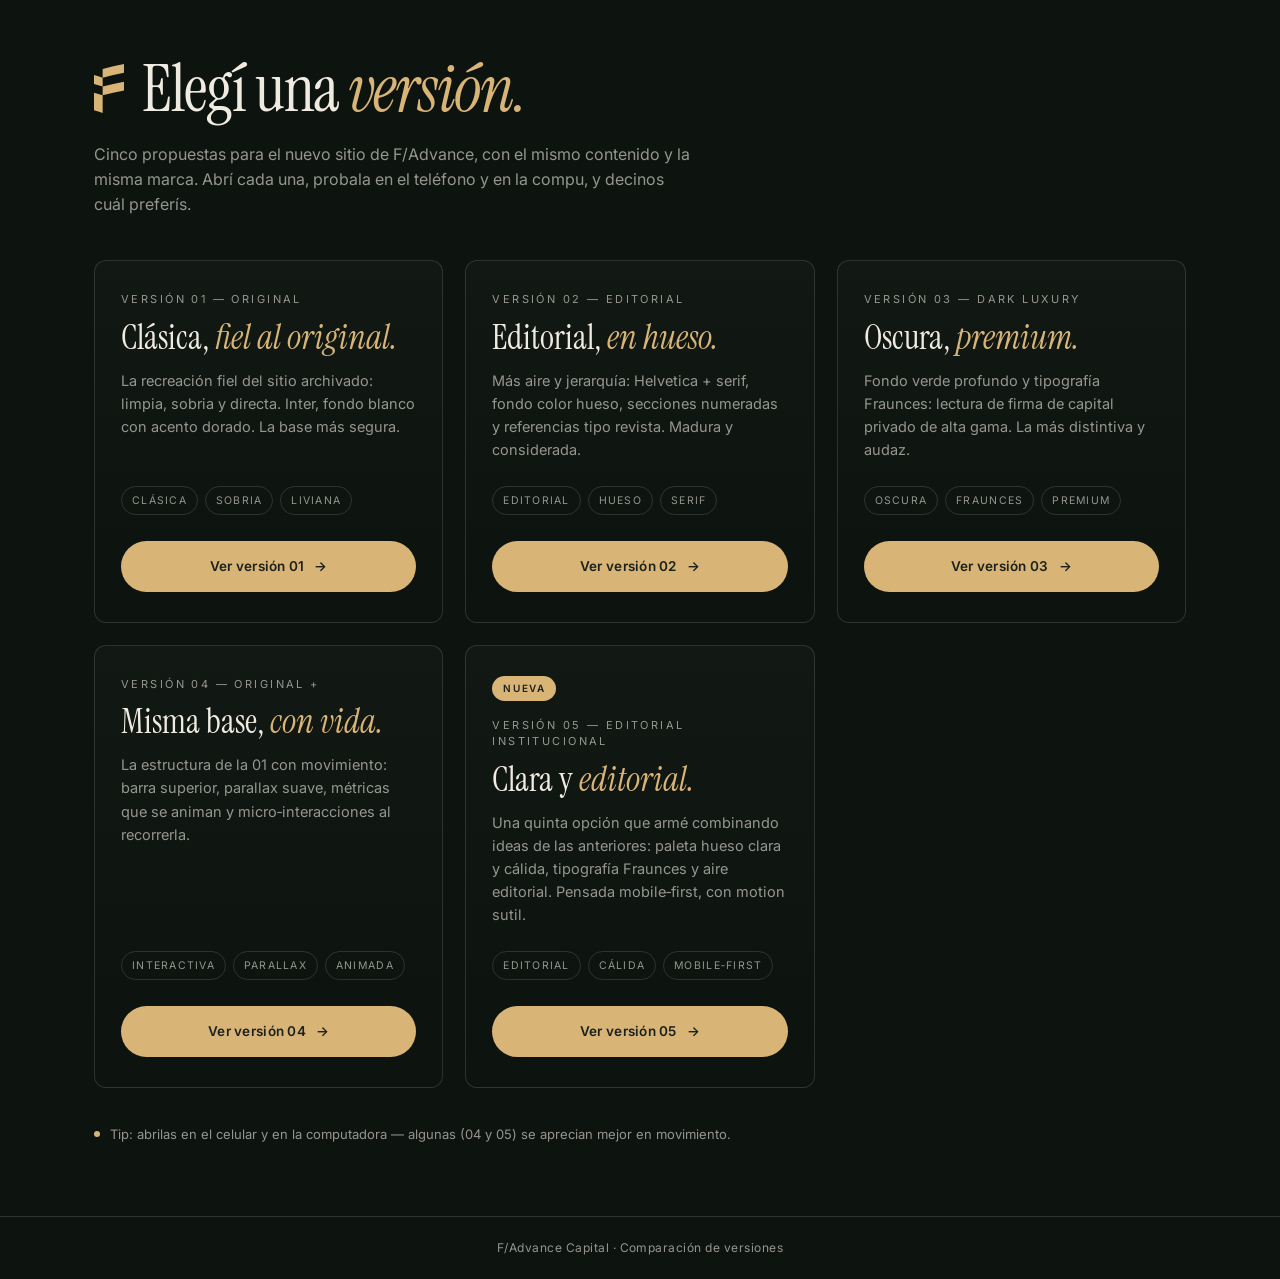
<file: design/index.html>
<!doctype html>
<html lang="es">
<head>
<meta charset="utf-8" />
<title>F/Advance — Elegí una versión</title>
<meta name="viewport" content="width=device-width, initial-scale=1" />
<meta name="description" content="Cinco versiones del nuevo sitio de F/Advance para comparar y elegir." />
<meta property="og:title" content="F/Advance — Elegí una versión" />
<meta property="og:description" content="Cinco propuestas para el nuevo sitio. Abrilas, probalas en el celular y la compu, y decinos cuál preferís." />
<link rel="preconnect" href="https://fonts.googleapis.com" />
<link rel="preconnect" href="https://fonts.gstatic.com" crossorigin />
<link href="https://fonts.googleapis.com/css2?family=Instrument+Serif:ital@0;1&family=Inter:wght@300;400;500;600&display=swap" rel="stylesheet" />
<style>
  :root{
    --bg:#0d1410;
    --paper:#f0ebe1;
    --ink:#1c211d;
    --gold:#d9b477;
    --gold-bright:#e6c896;
    --mute:rgba(240,235,225,0.6);
    --line:rgba(240,235,225,0.14);
    --font-disp:"Instrument Serif", Georgia, serif;
    --font-sans:"Inter", "Helvetica Neue", system-ui, sans-serif;
  }
  *{box-sizing:border-box; margin:0; padding:0}
  html,body{background:var(--bg); color:var(--paper); font-family:var(--font-sans); -webkit-font-smoothing:antialiased; -moz-osx-font-smoothing:grayscale}
  body{min-height:100vh; line-height:1.5; display:flex; flex-direction:column; font-size:16px}
  a{color:inherit; text-decoration:none}
  img{display:block; max-width:100%}

  .wrap{max-width:1140px; width:100%; margin:0 auto; padding:56px 24px 72px; flex:1 0 auto}

  .head{display:flex; gap:18px; align-items:flex-start}
  .head .sym{width:30px; height:auto; margin-top:8px; flex-shrink:0}
  h1{font-family:var(--font-disp); font-weight:400; font-size:clamp(40px, 8vw, 66px); line-height:1; letter-spacing:-0.02em}
  h1 .it{font-style:italic; color:var(--gold)}
  .lede{color:var(--mute); max-width:600px; margin:20px 0 44px; font-size:16px; line-height:1.55}
  .lede strong{color:var(--paper); font-weight:500}

  .grid{display:grid; grid-template-columns:repeat(auto-fit, minmax(290px, 1fr)); gap:22px}
  .card{display:flex; flex-direction:column; border:1px solid var(--line); border-radius:12px; padding:30px 26px; background:linear-gradient(180deg, rgba(255,255,255,0.025), transparent); transition:border-color .25s ease, transform .35s cubic-bezier(.2,.7,.2,1)}
  .card:hover{border-color:var(--gold); transform:translateY(-4px)}
  .card.feat{border-color:rgba(217,180,119,0.55); background:linear-gradient(180deg, rgba(217,180,119,0.08), transparent)}
  .badge{display:inline-flex; align-items:center; gap:7px; align-self:flex-start; font-size:10px; letter-spacing:0.16em; text-transform:uppercase; color:var(--ink); background:var(--gold); padding:5px 11px; border-radius:999px; font-weight:600; margin-bottom:16px}
  .num{font-size:11px; letter-spacing:0.22em; text-transform:uppercase; color:var(--mute)}
  .name{font-family:var(--font-disp); font-size:34px; line-height:1.03; font-weight:400; margin-top:12px}
  .name .it{font-style:italic; color:var(--gold)}
  .desc{color:var(--mute); font-size:14.5px; line-height:1.6; margin:14px 0 24px; flex:1 0 auto}
  .tags{display:flex; gap:7px; flex-wrap:wrap; margin-bottom:26px}
  .tag{font-size:10.5px; letter-spacing:0.12em; text-transform:uppercase; color:var(--mute); border:1px solid var(--line); padding:6px 10px; border-radius:999px; white-space:nowrap}
  .open{display:inline-flex; align-items:center; justify-content:center; gap:10px; padding:15px 20px; background:var(--gold); color:var(--ink); border-radius:999px; font-size:13.5px; font-weight:600; letter-spacing:0.02em; transition:background .2s ease, transform .15s ease}
  .open:hover{background:var(--gold-bright)}
  .open:active{transform:scale(0.98)}
  .open .ar{transition:transform .2s ease}
  .card:hover .open .ar{transform:translateX(4px)}

  .hint{margin-top:36px; color:var(--mute); font-size:13px; line-height:1.6; display:flex; align-items:center; gap:10px; flex-wrap:wrap}
  .hint .dot{width:6px; height:6px; border-radius:50%; background:var(--gold); flex-shrink:0}

  .foot{flex-shrink:0; color:var(--mute); font-size:12px; text-align:center; padding:22px 24px; border-top:1px solid var(--line); letter-spacing:0.04em}

  @media (max-width: 680px){
    .wrap{padding:40px 20px 52px}
    .grid{grid-template-columns:1fr; gap:16px}
    .card{padding:28px 22px}
    .name{font-size:31px}
    .lede{margin:18px 0 32px}
    .open{width:100%}
  }
</style>
</head>
<body>
  <main class="wrap">
    <div class="head">
      <img class="sym" src="assets/symbol-gold.svg" alt="" />
      <h1>Elegí una <span class="it">versión.</span></h1>
    </div>
    <p class="lede">Cinco propuestas para el nuevo sitio de F/Advance, con el mismo contenido y la misma marca. Abrí cada una, probala en el teléfono y en la compu, y decinos cuál preferís.</p>

    <div class="grid">
      <a class="card" href="versions/01-original.html">
        <div class="num">Versión 01 — Original</div>
        <div class="name">Clásica, <span class="it">fiel al original.</span></div>
        <p class="desc">La recreación fiel del sitio archivado: limpia, sobria y directa. Inter, fondo blanco con acento dorado. La base más segura.</p>
        <div class="tags"><span class="tag">Clásica</span><span class="tag">Sobria</span><span class="tag">Liviana</span></div>
        <span class="open">Ver versión 01 <span class="ar">&rarr;</span></span>
      </a>

      <a class="card" href="versions/02-modern.html">
        <div class="num">Versión 02 — Editorial</div>
        <div class="name">Editorial, <span class="it">en hueso.</span></div>
        <p class="desc">Más aire y jerarquía: Helvetica + serif, fondo color hueso, secciones numeradas y referencias tipo revista. Madura y considerada.</p>
        <div class="tags"><span class="tag">Editorial</span><span class="tag">Hueso</span><span class="tag">Serif</span></div>
        <span class="open">Ver versión 02 <span class="ar">&rarr;</span></span>
      </a>

      <a class="card" href="versions/03-creative.html">
        <div class="num">Versión 03 — Dark luxury</div>
        <div class="name">Oscura, <span class="it">premium.</span></div>
        <p class="desc">Fondo verde profundo y tipografía Fraunces: lectura de firma de capital privado de alta gama. La más distintiva y audaz.</p>
        <div class="tags"><span class="tag">Oscura</span><span class="tag">Fraunces</span><span class="tag">Premium</span></div>
        <span class="open">Ver versión 03 <span class="ar">&rarr;</span></span>
      </a>

      <a class="card" href="versions/04-original-plus.html">
        <div class="num">Versión 04 — Original +</div>
        <div class="name">Misma base, <span class="it">con vida.</span></div>
        <p class="desc">La estructura de la 01 con movimiento: barra superior, parallax suave, métricas que se animan y micro‑interacciones al recorrerla.</p>
        <div class="tags"><span class="tag">Interactiva</span><span class="tag">Parallax</span><span class="tag">Animada</span></div>
        <span class="open">Ver versión 04 <span class="ar">&rarr;</span></span>
      </a>

      <a class="card" href="versions/05-institutional.html">
        <span class="badge">Nueva</span>
        <div class="num">Versión 05 — Editorial institucional</div>
        <div class="name">Clara y <span class="it">editorial.</span></div>
        <p class="desc">Una quinta opción que armé combinando ideas de las anteriores: paleta hueso clara y cálida, tipografía Fraunces y aire editorial. Pensada mobile‑first, con motion sutil.</p>
        <div class="tags"><span class="tag">Editorial</span><span class="tag">Cálida</span><span class="tag">Mobile‑first</span></div>
        <span class="open">Ver versión 05 <span class="ar">&rarr;</span></span>
      </a>
    </div>

    <p class="hint"><span class="dot"></span>Tip: abrilas en el celular y en la computadora — algunas (04 y 05) se aprecian mejor en movimiento.</p>
  </main>
  <footer class="foot">F/Advance Capital · Comparación de versiones</footer>
</body>
</html>
</file>
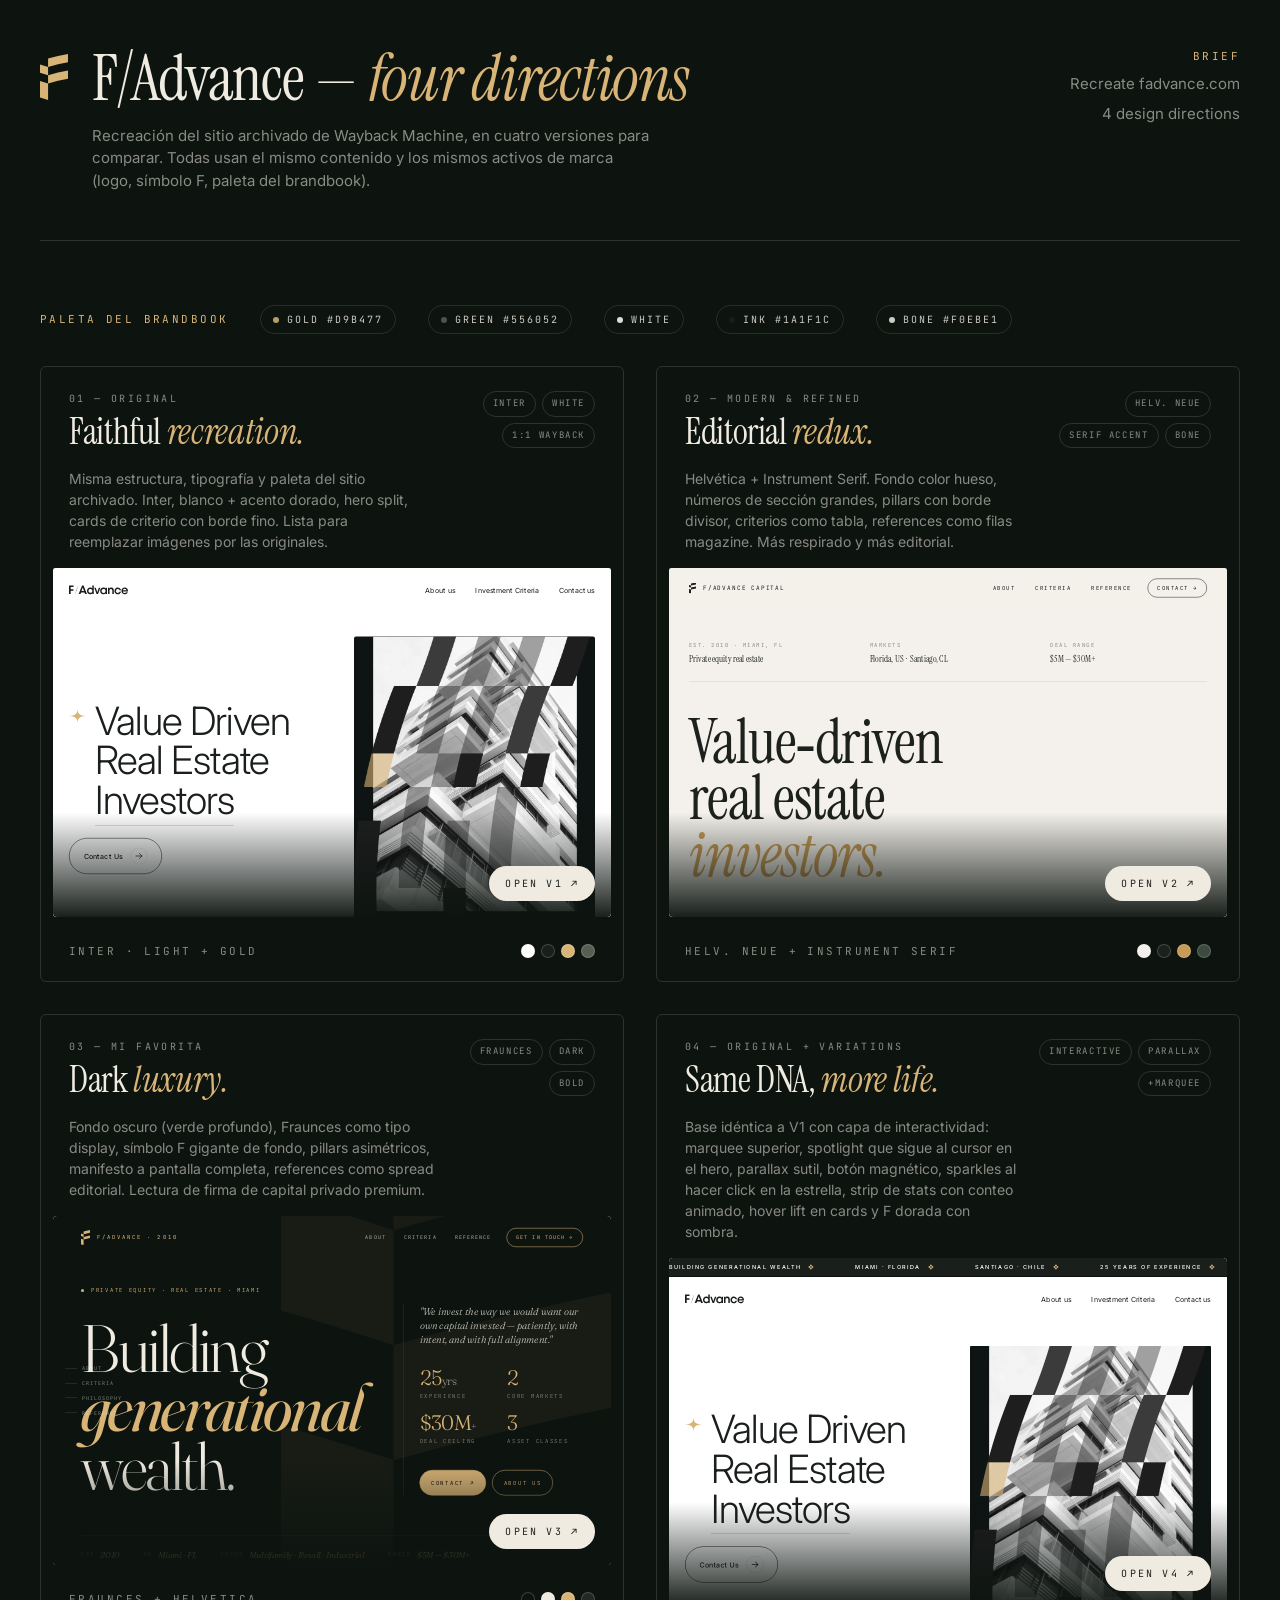
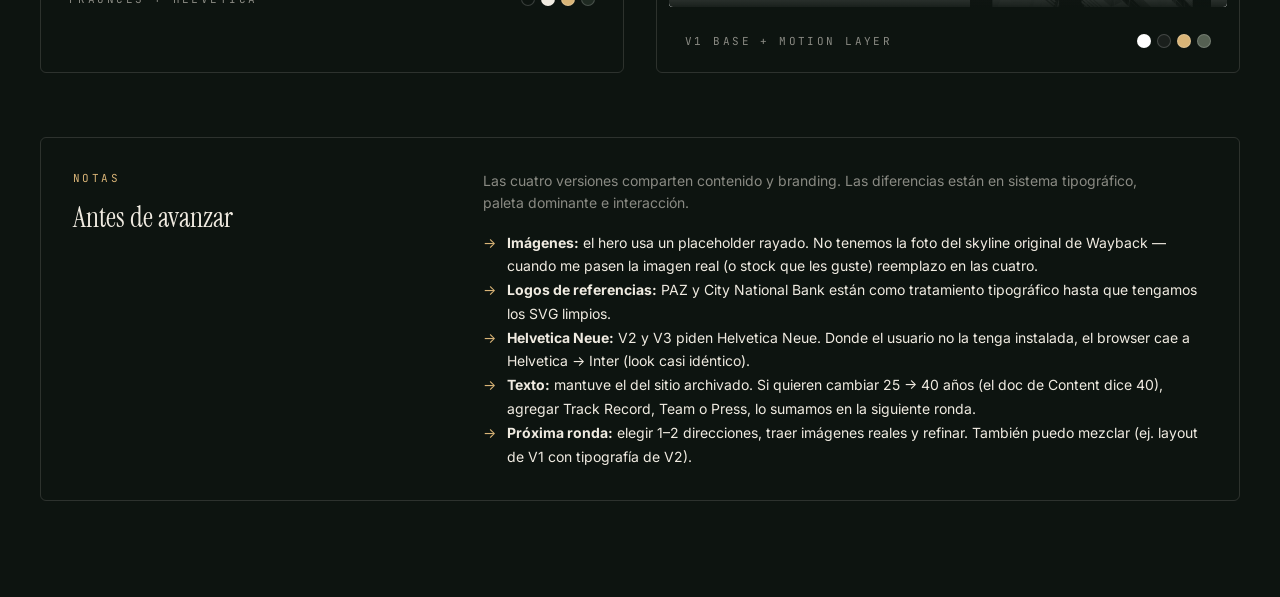
<file: gallery.html>
<!doctype html>
<html lang="es">
<head>
<meta charset="utf-8" />
<title>F/Advance — 4 direcciones</title>
<meta name="viewport" content="width=device-width, initial-scale=1" />
<link rel="preconnect" href="https://fonts.googleapis.com" />
<link rel="preconnect" href="https://fonts.gstatic.com" crossorigin />
<link href="https://fonts.googleapis.com/css2?family=Instrument+Serif&family=JetBrains+Mono:wght@300;400&family=Inter:wght@300;400;500;600&display=swap" rel="stylesheet" />
<style>
  :root{
    --bg:#0d1410;
    --paper:#f0ebe1;
    --ink:#1c211d;
    --gold:#d9b477;
    --green:#3d4a3f;
    --mute:rgba(240,235,225,0.55);
    --line:rgba(240,235,225,0.14);
    --font-disp:"Instrument Serif", Georgia, serif;
    --font-sans:"Inter", "Helvetica Neue", system-ui, sans-serif;
    --font-mono:"JetBrains Mono", ui-monospace, Menlo, monospace;
  }
  *{box-sizing:border-box; margin:0; padding:0}
  html,body{background:var(--bg); color:var(--paper); font-family:var(--font-sans); -webkit-font-smoothing:antialiased; -moz-osx-font-smoothing:grayscale}
  body{font-size:15px; line-height:1.5; min-height:100vh}
  a{color:inherit; text-decoration:none}
  .mono{font-family:var(--font-mono); font-size:11px; letter-spacing:0.22em; text-transform:uppercase}

  .wrap{max-width:1480px; margin:0 auto; padding:48px 40px 96px}

  /* HEADER */
  .head{display:flex; align-items:flex-start; justify-content:space-between; gap:48px; padding-bottom:48px; border-bottom:1px solid var(--line); margin-bottom:64px}
  .head-left{display:flex; gap:24px; align-items:flex-start}
  .head-left .sym{width:28px; height:auto; margin-top:6px}
  .head-left h1{font-family:var(--font-disp); font-size:64px; line-height:0.98; font-weight:400; letter-spacing:-0.02em}
  .head-left h1 .it{font-style:italic; color:var(--gold)}
  .head-left .sub{margin-top:14px; color:var(--mute); max-width:560px; font-size:15px; line-height:1.5}
  .head-right{text-align:right; display:flex; flex-direction:column; gap:8px}
  .head-right .mono{color:var(--gold)}
  .head-right .when{color:var(--mute)}

  /* legend */
  .legend{display:flex; gap:32px; margin-bottom:32px; flex-wrap:wrap; align-items:center}
  .legend .pill{display:inline-flex; align-items:center; gap:8px; padding:6px 12px; border:1px solid var(--line); border-radius:999px; font-family:var(--font-mono); font-size:10px; letter-spacing:0.2em; text-transform:uppercase; color:var(--paper); opacity:0.85}
  .legend .pill .dot{width:6px; height:6px; border-radius:50%; background:var(--gold)}

  /* grid */
  .grid{display:grid; grid-template-columns:repeat(2, 1fr); gap:32px}
  .card{position:relative; border:1px solid var(--line); border-radius:6px; overflow:hidden; display:flex; flex-direction:column; transition:border-color .25s, transform .35s cubic-bezier(.2,.7,.2,1)}
  .card:hover{border-color:var(--gold); transform:translateY(-4px)}
  .card-head{display:flex; align-items:flex-start; justify-content:space-between; padding:24px 28px 16px; gap:16px}
  .card-meta{display:flex; flex-direction:column; gap:8px}
  .card-meta .num{font-family:var(--font-mono); font-size:10px; letter-spacing:0.24em; text-transform:uppercase; color:var(--mute)}
  .card-meta .name{font-family:var(--font-disp); font-size:36px; line-height:1; font-weight:400; letter-spacing:-0.01em}
  .card-meta .name .it{font-style:italic; color:var(--gold)}
  .card-meta .desc{color:var(--mute); margin-top:10px; max-width:480px; font-size:14px; line-height:1.5}
  .tags{display:flex; gap:6px; flex-wrap:wrap; justify-content:flex-end; max-width:200px}
  .tag{font-family:var(--font-mono); font-size:9px; letter-spacing:0.18em; text-transform:uppercase; color:var(--mute); border:1px solid var(--line); padding:5px 9px; border-radius:999px; white-space:nowrap}

  .preview{position:relative; aspect-ratio:16/10; margin:0 12px 12px; background:#fff; border-radius:4px; overflow:hidden}
  .preview iframe{position:absolute; top:0; left:0; width:200%; height:200%; border:0; transform:scale(0.5); transform-origin:0 0; pointer-events:none}
  .preview .scrim{position:absolute; inset:0; background:linear-gradient(to bottom, transparent 70%, rgba(13,20,16,0.95)); pointer-events:none}
  .preview .open{position:absolute; right:16px; bottom:16px; padding:10px 16px; background:var(--paper); color:var(--ink); border-radius:999px; font-family:var(--font-mono); font-size:10px; letter-spacing:0.22em; text-transform:uppercase; display:inline-flex; align-items:center; gap:8px; transition:background .2s, transform .2s}
  .card:hover .open{background:var(--gold)}
  .preview .badge{position:absolute; left:16px; top:16px; padding:6px 10px; background:rgba(13,20,16,0.9); color:var(--gold); font-family:var(--font-mono); font-size:9px; letter-spacing:0.22em; text-transform:uppercase; border-radius:999px}

  .card-foot{display:flex; justify-content:space-between; align-items:center; padding:14px 28px 22px; gap:16px}
  .card-foot .mono{color:var(--mute)}
  .pal{display:flex; gap:6px}
  .swatch{width:14px; height:14px; border-radius:50%; border:1px solid rgba(255,255,255,0.18)}

  /* notes */
  .notes{margin-top:64px; padding:32px; border:1px solid var(--line); border-radius:6px; display:grid; grid-template-columns:1fr 2fr; gap:48px}
  .notes h3{font-family:var(--font-disp); font-size:28px; line-height:1; font-weight:400; margin-bottom:12px}
  .notes .mono{color:var(--gold); margin-bottom:18px}
  .notes p{color:var(--mute); font-size:14px; line-height:1.6; max-width:680px}
  .notes ul{color:var(--paper); font-size:14px; line-height:1.7; margin-top:16px; padding-left:0; list-style:none}
  .notes li{padding-left:24px; position:relative}
  .notes li::before{content:"→"; position:absolute; left:0; color:var(--gold)}

  @media (max-width: 900px){
    .grid{grid-template-columns:1fr}
    .head{flex-direction:column}
    .notes{grid-template-columns:1fr}
    .head-left h1{font-size:44px}
  }
</style>
</head>
<body>

<div class="wrap">

  <header class="head">
    <div class="head-left">
      <img class="sym" src="assets/symbol-gold.svg" alt=""/>
      <div>
        <h1>F/Advance — <span class="it">four directions</span></h1>
        <p class="sub">Recreación del sitio archivado de Wayback Machine, en cuatro versiones para comparar. Todas usan el mismo contenido y los mismos activos de marca (logo, símbolo F, paleta del brandbook).</p>
      </div>
    </div>
    <div class="head-right">
      <div class="mono">Brief</div>
      <div class="when">Recreate fadvance.com</div>
      <div class="when">4 design directions</div>
    </div>
  </header>

  <div class="legend">
    <span class="mono" style="color:var(--gold)">Paleta del brandbook</span>
    <span class="pill"><span class="dot" style="background:#d9b477"></span>Gold #D9B477</span>
    <span class="pill"><span class="dot" style="background:#556052"></span>Green #556052</span>
    <span class="pill"><span class="dot" style="background:#ffffff"></span>White</span>
    <span class="pill"><span class="dot" style="background:#1a1f1c"></span>Ink #1A1F1C</span>
    <span class="pill"><span class="dot" style="background:#f0ebe1"></span>Bone #F0EBE1</span>
  </div>

  <section class="grid">

    <a class="card" href="versions/01-original.html">
      <div class="card-head">
        <div class="card-meta">
          <div class="num">01 — Original</div>
          <div class="name">Faithful <span class="it">recreation.</span></div>
          <div class="desc">Misma estructura, tipografía y paleta del sitio archivado. Inter, blanco + acento dorado, hero split, cards de criterio con borde fino. Lista para reemplazar imágenes por las originales.</div>
        </div>
        <div class="tags">
          <span class="tag">Inter</span>
          <span class="tag">White</span>
          <span class="tag">1:1 Wayback</span>
        </div>
      </div>
      <div class="preview">
        <span class="badge">Live preview</span>
        <iframe src="versions/01-original.html" title="V1"></iframe>
        <span class="scrim"></span>
        <span class="open">Open V1 <span>↗</span></span>
      </div>
      <div class="card-foot">
        <span class="mono">Inter · Light + Gold</span>
        <div class="pal">
          <span class="swatch" style="background:#ffffff"></span>
          <span class="swatch" style="background:#1a1f1c"></span>
          <span class="swatch" style="background:#d9b477"></span>
          <span class="swatch" style="background:#556052"></span>
        </div>
      </div>
    </a>

    <a class="card" href="versions/02-modern.html">
      <div class="card-head">
        <div class="card-meta">
          <div class="num">02 — Modern & refined</div>
          <div class="name">Editorial <span class="it">redux.</span></div>
          <div class="desc">Helvética + Instrument Serif. Fondo color hueso, números de sección grandes, pillars con borde divisor, criterios como tabla, references como filas magazine. Más respirado y más editorial.</div>
        </div>
        <div class="tags">
          <span class="tag">Helv. Neue</span>
          <span class="tag">Serif accent</span>
          <span class="tag">Bone</span>
        </div>
      </div>
      <div class="preview">
        <span class="badge">Live preview</span>
        <iframe src="versions/02-modern.html" title="V2"></iframe>
        <span class="scrim"></span>
        <span class="open">Open V2 <span>↗</span></span>
      </div>
      <div class="card-foot">
        <span class="mono">Helv. Neue + Instrument Serif</span>
        <div class="pal">
          <span class="swatch" style="background:#f4f1ec"></span>
          <span class="swatch" style="background:#1c211d"></span>
          <span class="swatch" style="background:#c79a55"></span>
          <span class="swatch" style="background:#3d4a3f"></span>
        </div>
      </div>
    </a>

    <a class="card" href="versions/03-creative.html">
      <div class="card-head">
        <div class="card-meta">
          <div class="num">03 — Mi favorita</div>
          <div class="name">Dark <span class="it">luxury.</span></div>
          <div class="desc">Fondo oscuro (verde profundo), Fraunces como tipo display, símbolo F gigante de fondo, pillars asimétricos, manifesto a pantalla completa, references como spread editorial. Lectura de firma de capital privado premium.</div>
        </div>
        <div class="tags">
          <span class="tag">Fraunces</span>
          <span class="tag">Dark</span>
          <span class="tag">Bold</span>
        </div>
      </div>
      <div class="preview">
        <span class="badge">Live preview</span>
        <iframe src="versions/03-creative.html" title="V3"></iframe>
        <span class="scrim"></span>
        <span class="open">Open V3 <span>↗</span></span>
      </div>
      <div class="card-foot">
        <span class="mono">Fraunces + Helvetica</span>
        <div class="pal">
          <span class="swatch" style="background:#0d1410"></span>
          <span class="swatch" style="background:#f0ebe1"></span>
          <span class="swatch" style="background:#d9b477"></span>
          <span class="swatch" style="background:#1f2a22"></span>
        </div>
      </div>
    </a>

    <a class="card" href="versions/04-original-plus.html">
      <div class="card-head">
        <div class="card-meta">
          <div class="num">04 — Original + variations</div>
          <div class="name">Same DNA, <span class="it">more life.</span></div>
          <div class="desc">Base idéntica a V1 con capa de interactividad: marquee superior, spotlight que sigue al cursor en el hero, parallax sutil, botón magnético, sparkles al hacer click en la estrella, strip de stats con conteo animado, hover lift en cards y F dorada con sombra.</div>
        </div>
        <div class="tags">
          <span class="tag">Interactive</span>
          <span class="tag">Parallax</span>
          <span class="tag">+Marquee</span>
        </div>
      </div>
      <div class="preview">
        <span class="badge">Live preview</span>
        <iframe src="versions/04-original-plus.html" title="V4"></iframe>
        <span class="scrim"></span>
        <span class="open">Open V4 <span>↗</span></span>
      </div>
      <div class="card-foot">
        <span class="mono">V1 base + motion layer</span>
        <div class="pal">
          <span class="swatch" style="background:#ffffff"></span>
          <span class="swatch" style="background:#1a1f1c"></span>
          <span class="swatch" style="background:#d9b477"></span>
          <span class="swatch" style="background:#556052"></span>
        </div>
      </div>
    </a>

  </section>

  <section class="notes">
    <div>
      <div class="mono">Notas</div>
      <h3>Antes de avanzar</h3>
    </div>
    <div>
      <p>Las cuatro versiones comparten contenido y branding. Las diferencias están en sistema tipográfico, paleta dominante e interacción.</p>
      <ul>
        <li><strong>Imágenes:</strong> el hero usa un placeholder rayado. No tenemos la foto del skyline original de Wayback — cuando me pasen la imagen real (o stock que les guste) reemplazo en las cuatro.</li>
        <li><strong>Logos de referencias:</strong> PAZ y City National Bank están como tratamiento tipográfico hasta que tengamos los SVG limpios.</li>
        <li><strong>Helvetica Neue:</strong> V2 y V3 piden Helvetica Neue. Donde el usuario no la tenga instalada, el browser cae a Helvetica → Inter (look casi idéntico).</li>
        <li><strong>Texto:</strong> mantuve el del sitio archivado. Si quieren cambiar 25 → 40 años (el doc de Content dice 40), agregar Track Record, Team o Press, lo sumamos en la siguiente ronda.</li>
        <li><strong>Próxima ronda:</strong> elegir 1–2 direcciones, traer imágenes reales y refinar. También puedo mezclar (ej. layout de V1 con tipografía de V2).</li>
      </ul>
    </div>
  </section>

</div>

</body>
</html>
</file>
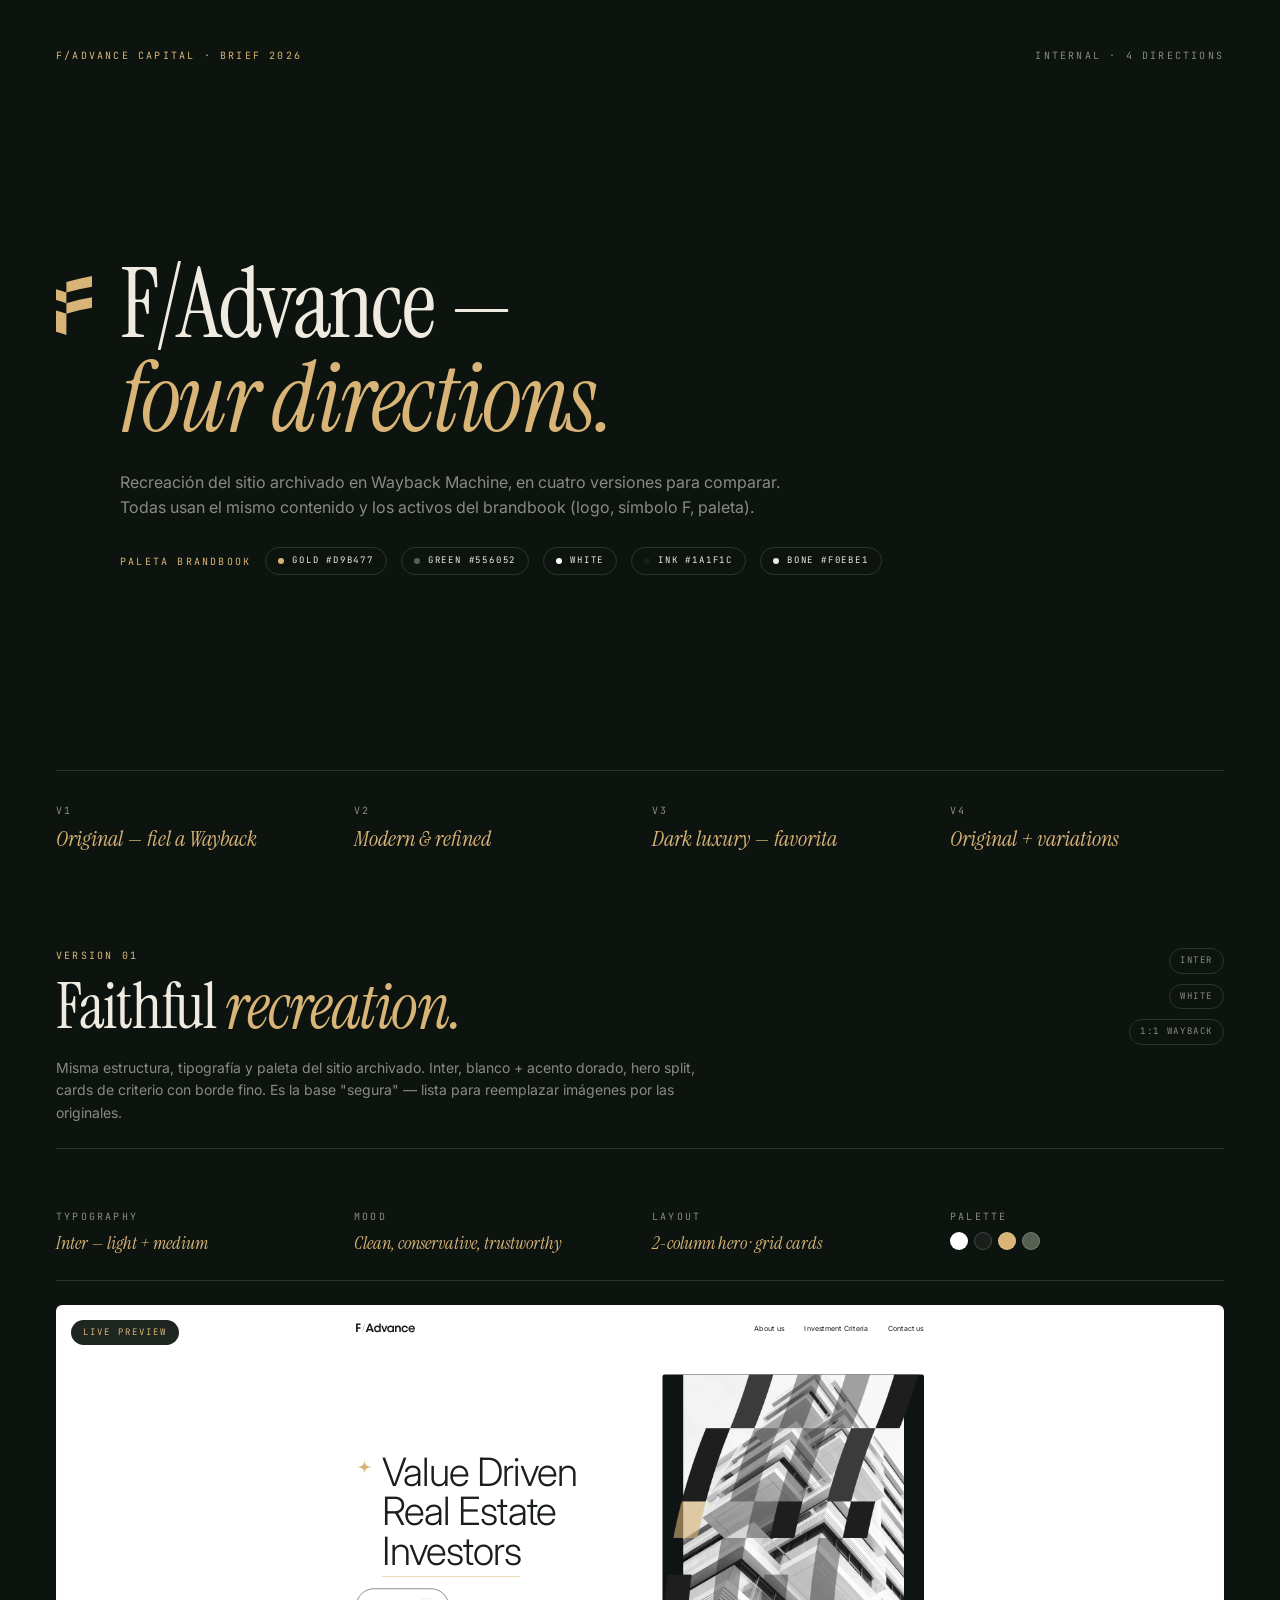
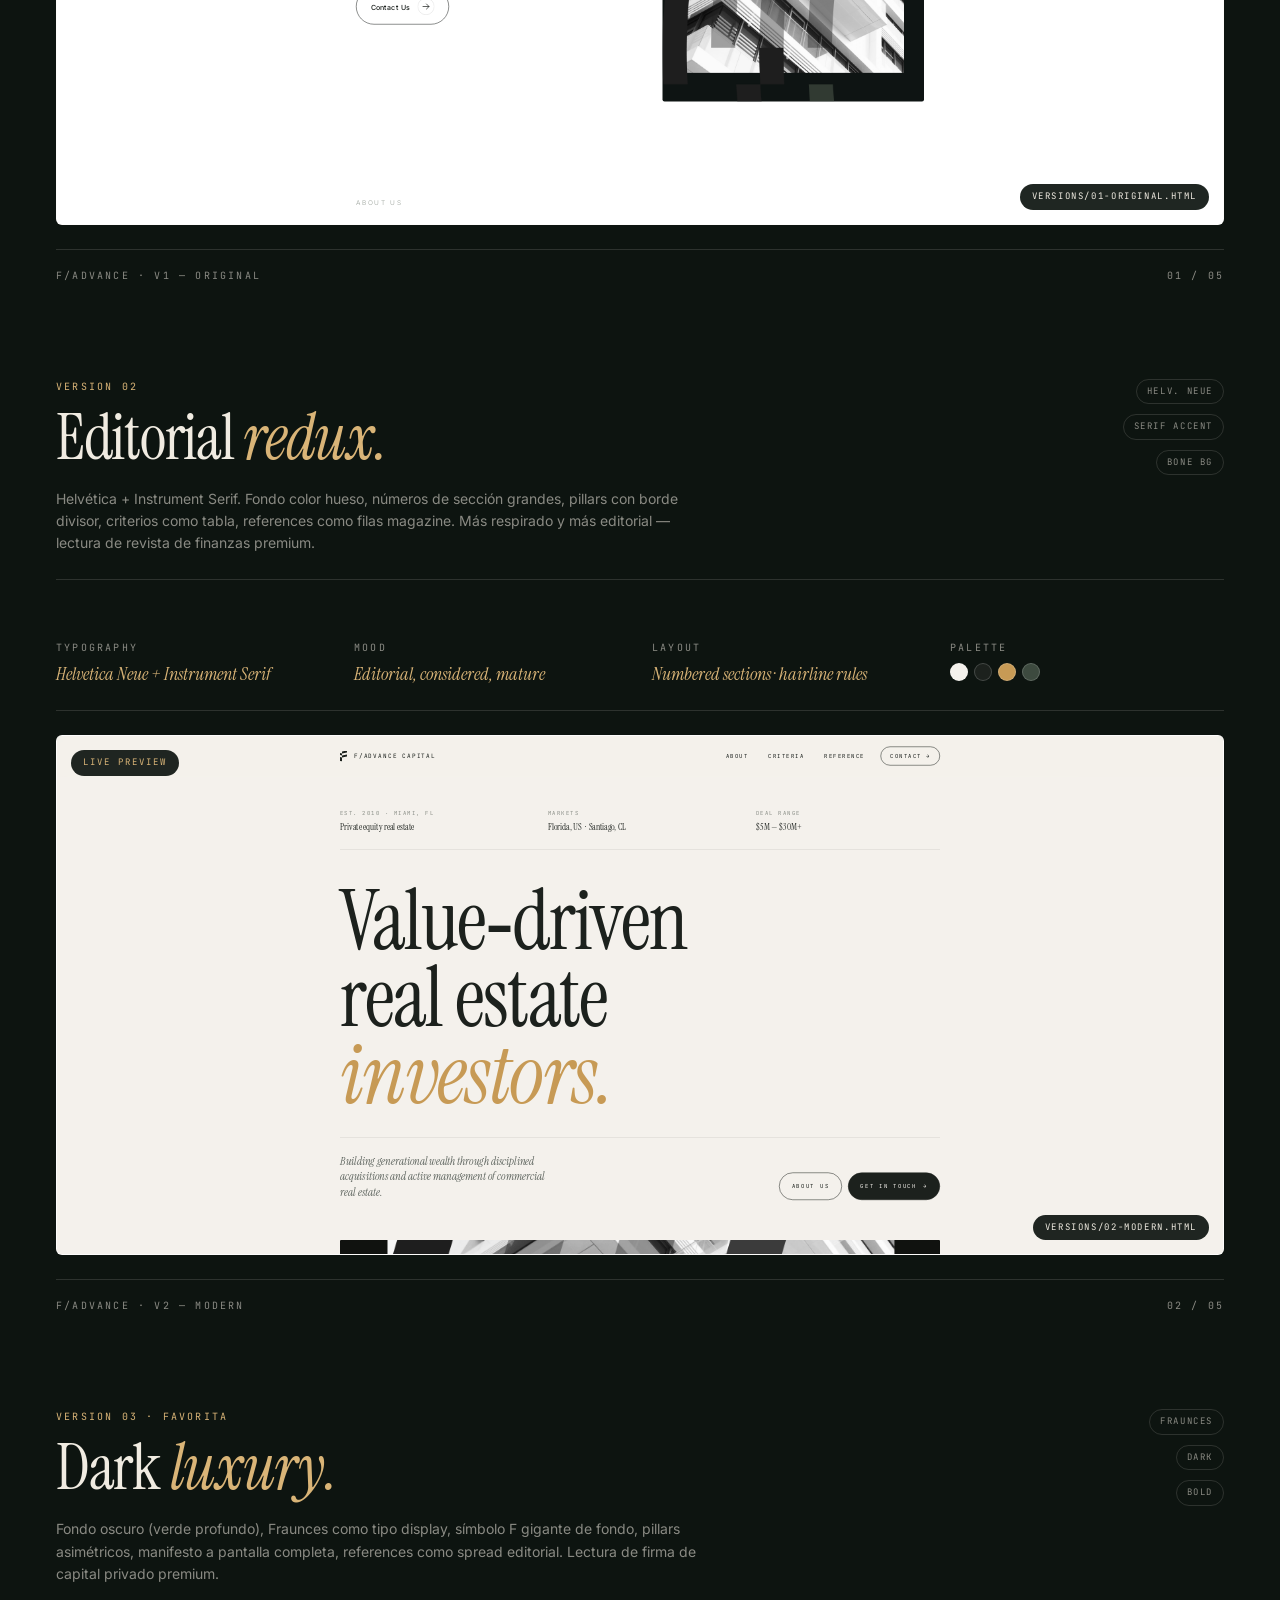
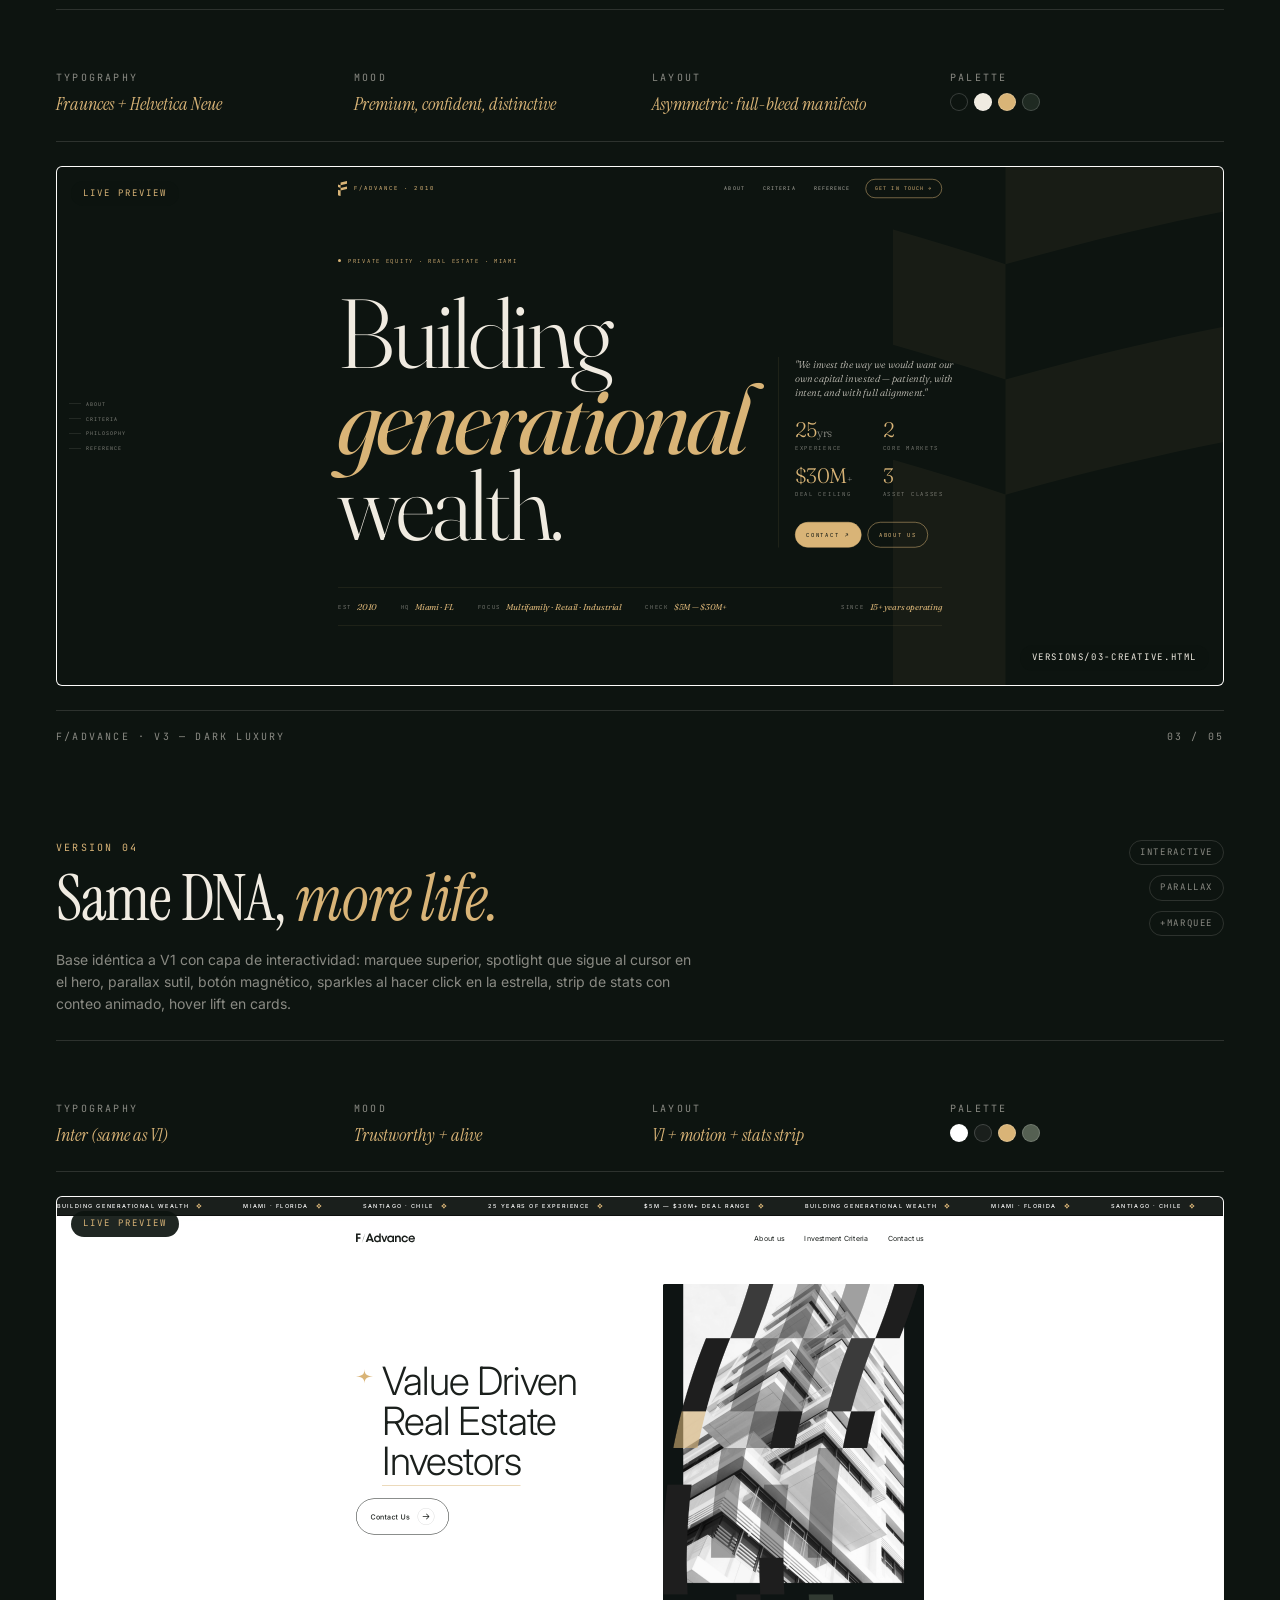
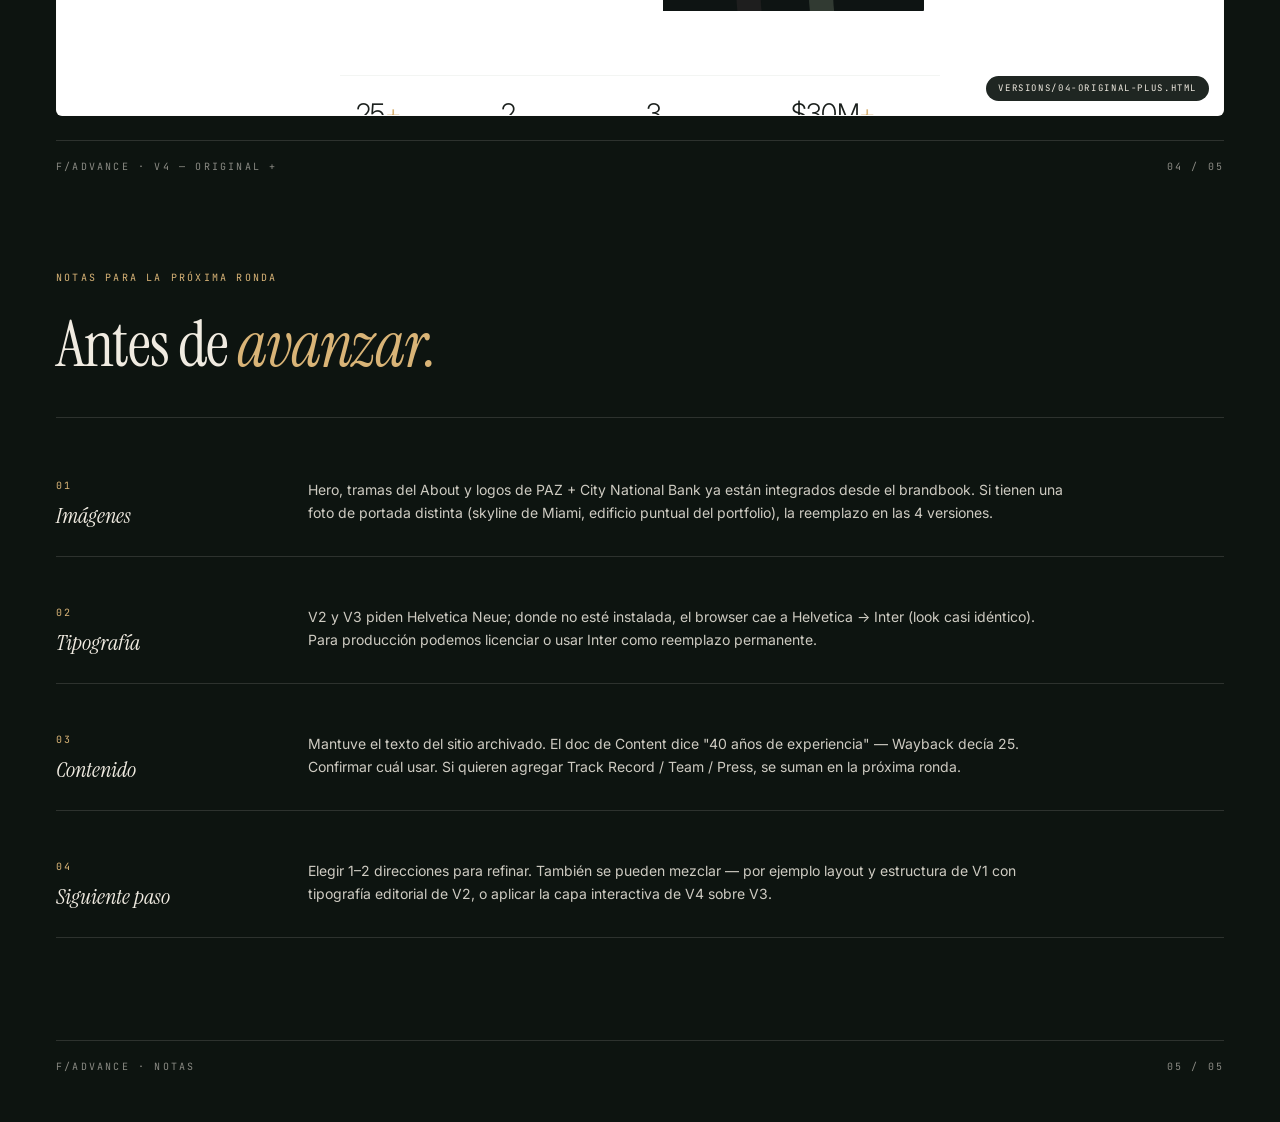
<file: index-print.html>
<!doctype html>
<html lang="es">
<head>
<meta charset="utf-8" />
<title>F/Advance — 4 direcciones</title>
<meta name="viewport" content="width=device-width, initial-scale=1" />
<link rel="preconnect" href="https://fonts.googleapis.com" />
<link rel="preconnect" href="https://fonts.gstatic.com" crossorigin />
<link href="https://fonts.googleapis.com/css2?family=Instrument+Serif&family=JetBrains+Mono:wght@300;400&family=Inter:wght@300;400;500;600&display=swap" rel="stylesheet" />
<style>
  :root{
    --bg:#0d1410;
    --paper:#f0ebe1;
    --ink:#1c211d;
    --gold:#d9b477;
    --green:#3d4a3f;
    --mute:rgba(240,235,225,0.55);
    --line:rgba(240,235,225,0.14);
    --font-disp:"Instrument Serif", Georgia, serif;
    --font-sans:"Inter", "Helvetica Neue", system-ui, sans-serif;
    --font-mono:"JetBrains Mono", ui-monospace, Menlo, monospace;
  }
  *{box-sizing:border-box; margin:0; padding:0; -webkit-print-color-adjust:exact; print-color-adjust:exact}
  html,body{background:var(--bg); color:var(--paper); font-family:var(--font-sans); -webkit-font-smoothing:antialiased}
  body{font-size:14px; line-height:1.5}
  a{color:inherit; text-decoration:none}
  img{display:block; max-width:100%}
  .mono{font-family:var(--font-mono); font-size:10px; letter-spacing:0.22em; text-transform:uppercase}

  .page{width:100%; padding:48px 56px; page-break-after:always; break-after:page; page-break-inside:avoid; break-inside:avoid; min-height:100vh; display:flex; flex-direction:column}
  .page:last-child{page-break-after:auto; break-after:auto}

  /* COVER */
  .cover{justify-content:space-between}
  .cover-top{display:flex; justify-content:space-between; align-items:flex-start; gap:32px}
  .cover-top .mono{color:var(--gold)}
  .cover-mid{display:flex; gap:28px; align-items:flex-start}
  .cover-mid .sym{width:36px; height:auto; margin-top:18px; flex-shrink:0}
  .cover-mid h1{font-family:var(--font-disp); font-size:96px; line-height:0.98; font-weight:400; letter-spacing:-0.025em}
  .cover-mid h1 .it{font-style:italic; color:var(--gold)}
  .cover-mid p{margin-top:24px; color:var(--mute); max-width:680px; font-size:16px; line-height:1.55}
  .cover-bottom{display:grid; grid-template-columns:repeat(4,1fr); gap:24px; padding-top:32px; border-top:1px solid var(--line)}
  .cover-bottom .item .mono{color:var(--mute); margin-bottom:8px}
  .cover-bottom .item .v{font-family:var(--font-disp); font-style:italic; color:var(--gold); font-size:22px; line-height:1.2}

  /* legend */
  .legend{display:flex; gap:14px; margin-top:28px; flex-wrap:wrap; align-items:center}
  .legend .pill{display:inline-flex; align-items:center; gap:8px; padding:6px 12px; border:1px solid var(--line); border-radius:999px; font-family:var(--font-mono); font-size:9px; letter-spacing:0.2em; text-transform:uppercase}
  .legend .pill .dot{width:6px; height:6px; border-radius:50%}

  /* VERSION PAGE */
  .v-head{display:flex; justify-content:space-between; align-items:flex-start; gap:32px; padding-bottom:24px; border-bottom:1px solid var(--line); margin-bottom:36px}
  .v-head-left .mono{color:var(--gold)}
  .v-head-left h2{font-family:var(--font-disp); font-size:64px; line-height:1; font-weight:400; letter-spacing:-0.02em; margin-top:12px}
  .v-head-left h2 .it{font-style:italic; color:var(--gold)}
  .v-head-left p{margin-top:18px; color:var(--mute); max-width:640px; font-size:14px; line-height:1.6}
  .v-head-right{display:flex; flex-direction:column; gap:10px; align-items:flex-end}
  .tag{font-family:var(--font-mono); font-size:9px; letter-spacing:0.18em; text-transform:uppercase; color:var(--mute); border:1px solid var(--line); padding:5px 10px; border-radius:999px; white-space:nowrap}

  .v-spec{display:grid; grid-template-columns:repeat(4, 1fr); gap:24px; padding:24px 0; border-bottom:1px solid var(--line); margin-bottom:24px}
  .v-spec .col .mono{color:var(--mute); margin-bottom:8px}
  .v-spec .col .val{font-family:var(--font-disp); font-style:italic; color:var(--gold); font-size:18px; line-height:1.3}
  .pal{display:flex; gap:6px; margin-top:6px}
  .swatch{width:18px; height:18px; border-radius:50%; border:1px solid rgba(255,255,255,0.18)}

  .v-shot{flex:1; min-height:520px; border:1px solid var(--line); border-radius:6px; overflow:hidden; position:relative; background:#fff}
  .v-shot iframe{position:absolute; inset:0; width:100%; height:100%; border:0; transform-origin:0 0}
  .v-shot .label{position:absolute; top:14px; left:14px; padding:6px 12px; background:rgba(13,20,16,0.92); color:var(--gold); font-family:var(--font-mono); font-size:9px; letter-spacing:0.22em; text-transform:uppercase; border-radius:999px; z-index:2}
  .v-shot .url{position:absolute; bottom:14px; right:14px; padding:6px 12px; background:rgba(13,20,16,0.92); color:var(--paper); font-family:var(--font-mono); font-size:9px; letter-spacing:0.18em; text-transform:uppercase; border-radius:999px; z-index:2}
  .v-shot.placeholder{display:flex; align-items:center; justify-content:center; background:linear-gradient(135deg, #1c211d, #131a15); color:var(--gold)}
  .v-shot.placeholder .ph{text-align:center}
  .v-shot.placeholder .ph .mono{color:var(--gold); margin-bottom:10px}
  .v-shot.placeholder .ph h3{font-family:var(--font-disp); font-size:36px; font-weight:400; color:var(--paper)}

  .v-foot{display:flex; justify-content:space-between; padding-top:18px; border-top:1px solid var(--line); margin-top:24px; align-items:center}
  .v-foot .mono{color:var(--mute)}

  /* NOTES PAGE */
  .notes-head{padding-bottom:24px; border-bottom:1px solid var(--line); margin-bottom:36px}
  .notes-head .mono{color:var(--gold)}
  .notes-head h2{font-family:var(--font-disp); font-size:64px; font-weight:400; letter-spacing:-0.02em; margin-top:12px}
  .notes-head h2 .it{font-style:italic; color:var(--gold)}
  .notes-grid{display:grid; grid-template-columns:1fr; gap:24px}
  .note{display:grid; grid-template-columns:220px 1fr; gap:32px; padding:24px 0; border-bottom:1px solid var(--line)}
  .note .label .mono{color:var(--gold); margin-bottom:6px}
  .note .label .ttl{font-family:var(--font-disp); font-style:italic; font-size:22px; color:var(--paper)}
  .note p{color:var(--paper); font-size:14px; line-height:1.65; opacity:0.85; max-width:760px}

  /* PRINT */
  @page { size: A4 landscape; margin: 0; }
  @media print {
    html, body { background: var(--bg) !important; }
    .page { min-height: auto; height: 100vh; }
  }
</style>
</head>
<body>

<!-- COVER -->
<section class="page cover">
  <div class="cover-top">
    <span class="mono">F/Advance Capital · Brief 2026</span>
    <span class="mono" style="color:var(--mute)">Internal · 4 directions</span>
  </div>

  <div class="cover-mid">
    <img class="sym" src="assets/symbol-gold.svg" alt=""/>
    <div>
      <h1>F/Advance —<br/><span class="it">four directions.</span></h1>
      <p>Recreación del sitio archivado en Wayback Machine, en cuatro versiones para comparar. Todas usan el mismo contenido y los activos del brandbook (logo, símbolo F, paleta).</p>

      <div class="legend">
        <span class="mono" style="color:var(--gold)">Paleta brandbook</span>
        <span class="pill"><span class="dot" style="background:#d9b477"></span>Gold #D9B477</span>
        <span class="pill"><span class="dot" style="background:#556052"></span>Green #556052</span>
        <span class="pill"><span class="dot" style="background:#ffffff"></span>White</span>
        <span class="pill"><span class="dot" style="background:#1a1f1c"></span>Ink #1A1F1C</span>
        <span class="pill"><span class="dot" style="background:#f0ebe1"></span>Bone #F0EBE1</span>
      </div>
    </div>
  </div>

  <div class="cover-bottom">
    <div class="item">
      <div class="mono">V1</div>
      <div class="v">Original — fiel a Wayback</div>
    </div>
    <div class="item">
      <div class="mono">V2</div>
      <div class="v">Modern & refined</div>
    </div>
    <div class="item">
      <div class="mono">V3</div>
      <div class="v">Dark luxury — favorita</div>
    </div>
    <div class="item">
      <div class="mono">V4</div>
      <div class="v">Original + variations</div>
    </div>
  </div>
</section>

<!-- V1 -->
<section class="page">
  <div class="v-head">
    <div class="v-head-left">
      <div class="mono">Version 01</div>
      <h2>Faithful <span class="it">recreation.</span></h2>
      <p>Misma estructura, tipografía y paleta del sitio archivado. Inter, blanco + acento dorado, hero split, cards de criterio con borde fino. Es la base "segura" — lista para reemplazar imágenes por las originales.</p>
    </div>
    <div class="v-head-right">
      <span class="tag">Inter</span>
      <span class="tag">White</span>
      <span class="tag">1:1 Wayback</span>
    </div>
  </div>

  <div class="v-spec">
    <div class="col"><div class="mono">Typography</div><div class="val">Inter — light + medium</div></div>
    <div class="col"><div class="mono">Mood</div><div class="val">Clean, conservative, trustworthy</div></div>
    <div class="col"><div class="mono">Layout</div><div class="val">2-column hero · grid cards</div></div>
    <div class="col">
      <div class="mono">Palette</div>
      <div class="pal">
        <span class="swatch" style="background:#ffffff"></span>
        <span class="swatch" style="background:#1a1f1c"></span>
        <span class="swatch" style="background:#d9b477"></span>
        <span class="swatch" style="background:#556052"></span>
      </div>
    </div>
  </div>

  <div class="v-shot">
    <span class="label">Live preview</span>
    <iframe src="versions/01-original.html" title="V1" scrolling="no" style="width:200%; height:200%; transform:scale(0.5);"></iframe>
    <span class="url">versions/01-original.html</span>
  </div>

  <div class="v-foot">
    <span class="mono">F/Advance · V1 — Original</span>
    <span class="mono">01 / 05</span>
  </div>
</section>

<!-- V2 -->
<section class="page">
  <div class="v-head">
    <div class="v-head-left">
      <div class="mono">Version 02</div>
      <h2>Editorial <span class="it">redux.</span></h2>
      <p>Helvética + Instrument Serif. Fondo color hueso, números de sección grandes, pillars con borde divisor, criterios como tabla, references como filas magazine. Más respirado y más editorial — lectura de revista de finanzas premium.</p>
    </div>
    <div class="v-head-right">
      <span class="tag">Helv. Neue</span>
      <span class="tag">Serif accent</span>
      <span class="tag">Bone bg</span>
    </div>
  </div>

  <div class="v-spec">
    <div class="col"><div class="mono">Typography</div><div class="val">Helvetica Neue + Instrument Serif</div></div>
    <div class="col"><div class="mono">Mood</div><div class="val">Editorial, considered, mature</div></div>
    <div class="col"><div class="mono">Layout</div><div class="val">Numbered sections · hairline rules</div></div>
    <div class="col">
      <div class="mono">Palette</div>
      <div class="pal">
        <span class="swatch" style="background:#f4f1ec"></span>
        <span class="swatch" style="background:#1c211d"></span>
        <span class="swatch" style="background:#c79a55"></span>
        <span class="swatch" style="background:#3d4a3f"></span>
      </div>
    </div>
  </div>

  <div class="v-shot">
    <span class="label">Live preview</span>
    <iframe src="versions/02-modern.html" title="V2" scrolling="no" style="width:200%; height:200%; transform:scale(0.5);"></iframe>
    <span class="url">versions/02-modern.html</span>
  </div>

  <div class="v-foot">
    <span class="mono">F/Advance · V2 — Modern</span>
    <span class="mono">02 / 05</span>
  </div>
</section>

<!-- V3 -->
<section class="page">
  <div class="v-head">
    <div class="v-head-left">
      <div class="mono">Version 03 · Favorita</div>
      <h2>Dark <span class="it">luxury.</span></h2>
      <p>Fondo oscuro (verde profundo), Fraunces como tipo display, símbolo F gigante de fondo, pillars asimétricos, manifesto a pantalla completa, references como spread editorial. Lectura de firma de capital privado premium.</p>
    </div>
    <div class="v-head-right">
      <span class="tag">Fraunces</span>
      <span class="tag">Dark</span>
      <span class="tag">Bold</span>
    </div>
  </div>

  <div class="v-spec">
    <div class="col"><div class="mono">Typography</div><div class="val">Fraunces + Helvetica Neue</div></div>
    <div class="col"><div class="mono">Mood</div><div class="val">Premium, confident, distinctive</div></div>
    <div class="col"><div class="mono">Layout</div><div class="val">Asymmetric · full-bleed manifesto</div></div>
    <div class="col">
      <div class="mono">Palette</div>
      <div class="pal">
        <span class="swatch" style="background:#0d1410"></span>
        <span class="swatch" style="background:#f0ebe1"></span>
        <span class="swatch" style="background:#d9b477"></span>
        <span class="swatch" style="background:#1f2a22"></span>
      </div>
    </div>
  </div>

  <div class="v-shot">
    <span class="label">Live preview</span>
    <iframe src="versions/03-creative.html" title="V3" scrolling="no" style="width:200%; height:200%; transform:scale(0.5);"></iframe>
    <span class="url">versions/03-creative.html</span>
  </div>

  <div class="v-foot">
    <span class="mono">F/Advance · V3 — Dark luxury</span>
    <span class="mono">03 / 05</span>
  </div>
</section>

<!-- V4 -->
<section class="page">
  <div class="v-head">
    <div class="v-head-left">
      <div class="mono">Version 04</div>
      <h2>Same DNA, <span class="it">more life.</span></h2>
      <p>Base idéntica a V1 con capa de interactividad: marquee superior, spotlight que sigue al cursor en el hero, parallax sutil, botón magnético, sparkles al hacer click en la estrella, strip de stats con conteo animado, hover lift en cards.</p>
    </div>
    <div class="v-head-right">
      <span class="tag">Interactive</span>
      <span class="tag">Parallax</span>
      <span class="tag">+Marquee</span>
    </div>
  </div>

  <div class="v-spec">
    <div class="col"><div class="mono">Typography</div><div class="val">Inter (same as V1)</div></div>
    <div class="col"><div class="mono">Mood</div><div class="val">Trustworthy + alive</div></div>
    <div class="col"><div class="mono">Layout</div><div class="val">V1 + motion + stats strip</div></div>
    <div class="col">
      <div class="mono">Palette</div>
      <div class="pal">
        <span class="swatch" style="background:#ffffff"></span>
        <span class="swatch" style="background:#1a1f1c"></span>
        <span class="swatch" style="background:#d9b477"></span>
        <span class="swatch" style="background:#556052"></span>
      </div>
    </div>
  </div>

  <div class="v-shot">
    <span class="label">Live preview</span>
    <iframe src="versions/04-original-plus.html" title="V4" scrolling="no" style="width:200%; height:200%; transform:scale(0.5);"></iframe>
    <span class="url">versions/04-original-plus.html</span>
  </div>

  <div class="v-foot">
    <span class="mono">F/Advance · V4 — Original +</span>
    <span class="mono">04 / 05</span>
  </div>
</section>

<!-- NOTES -->
<section class="page">
  <div class="notes-head">
    <div class="mono">Notas para la próxima ronda</div>
    <h2>Antes de <span class="it">avanzar.</span></h2>
  </div>

  <div class="notes-grid">
    <div class="note">
      <div class="label">
        <div class="mono">01</div>
        <div class="ttl">Imágenes</div>
      </div>
      <p>Hero, tramas del About y logos de PAZ + City National Bank ya están integrados desde el brandbook. Si tienen una foto de portada distinta (skyline de Miami, edificio puntual del portfolio), la reemplazo en las 4 versiones.</p>
    </div>

    <div class="note">
      <div class="label">
        <div class="mono">02</div>
        <div class="ttl">Tipografía</div>
      </div>
      <p>V2 y V3 piden Helvetica Neue; donde no esté instalada, el browser cae a Helvetica → Inter (look casi idéntico). Para producción podemos licenciar o usar Inter como reemplazo permanente.</p>
    </div>

    <div class="note">
      <div class="label">
        <div class="mono">03</div>
        <div class="ttl">Contenido</div>
      </div>
      <p>Mantuve el texto del sitio archivado. El doc de Content dice "40 años de experiencia" — Wayback decía 25. Confirmar cuál usar. Si quieren agregar Track Record / Team / Press, se suman en la próxima ronda.</p>
    </div>

    <div class="note">
      <div class="label">
        <div class="mono">04</div>
        <div class="ttl">Siguiente paso</div>
      </div>
      <p>Elegir 1–2 direcciones para refinar. También se pueden mezclar — por ejemplo layout y estructura de V1 con tipografía editorial de V2, o aplicar la capa interactiva de V4 sobre V3.</p>
    </div>
  </div>

  <div class="v-foot" style="margin-top:auto">
    <span class="mono">F/Advance · Notas</span>
    <span class="mono">05 / 05</span>
  </div>
</section>

<script>
  // Wait for fonts + iframes to settle, then print
  (async function() {
    if (document.fonts && document.fonts.ready) {
      await document.fonts.ready;
    }
    // give iframes a moment to render
    await new Promise(r => setTimeout(r, 1200));
    window.print();
  })();
</script>

</body>
</html>
</file>
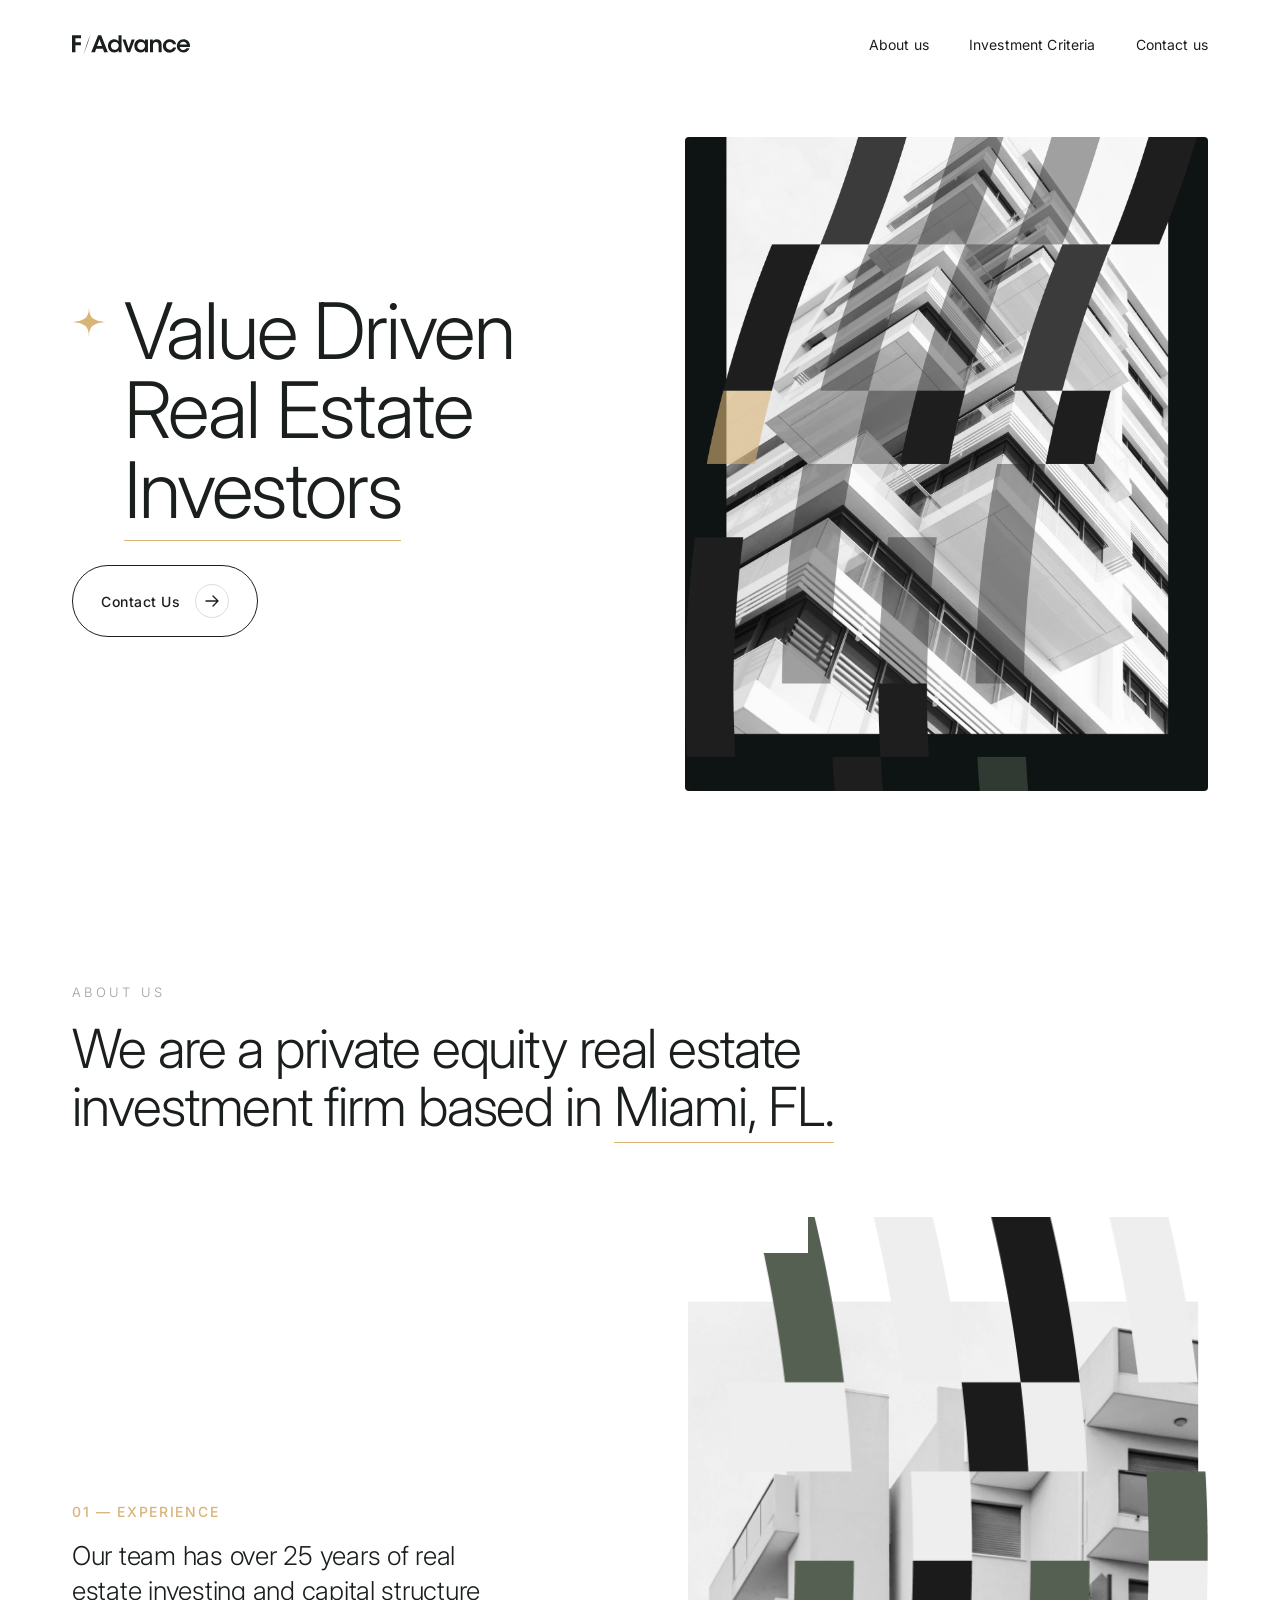
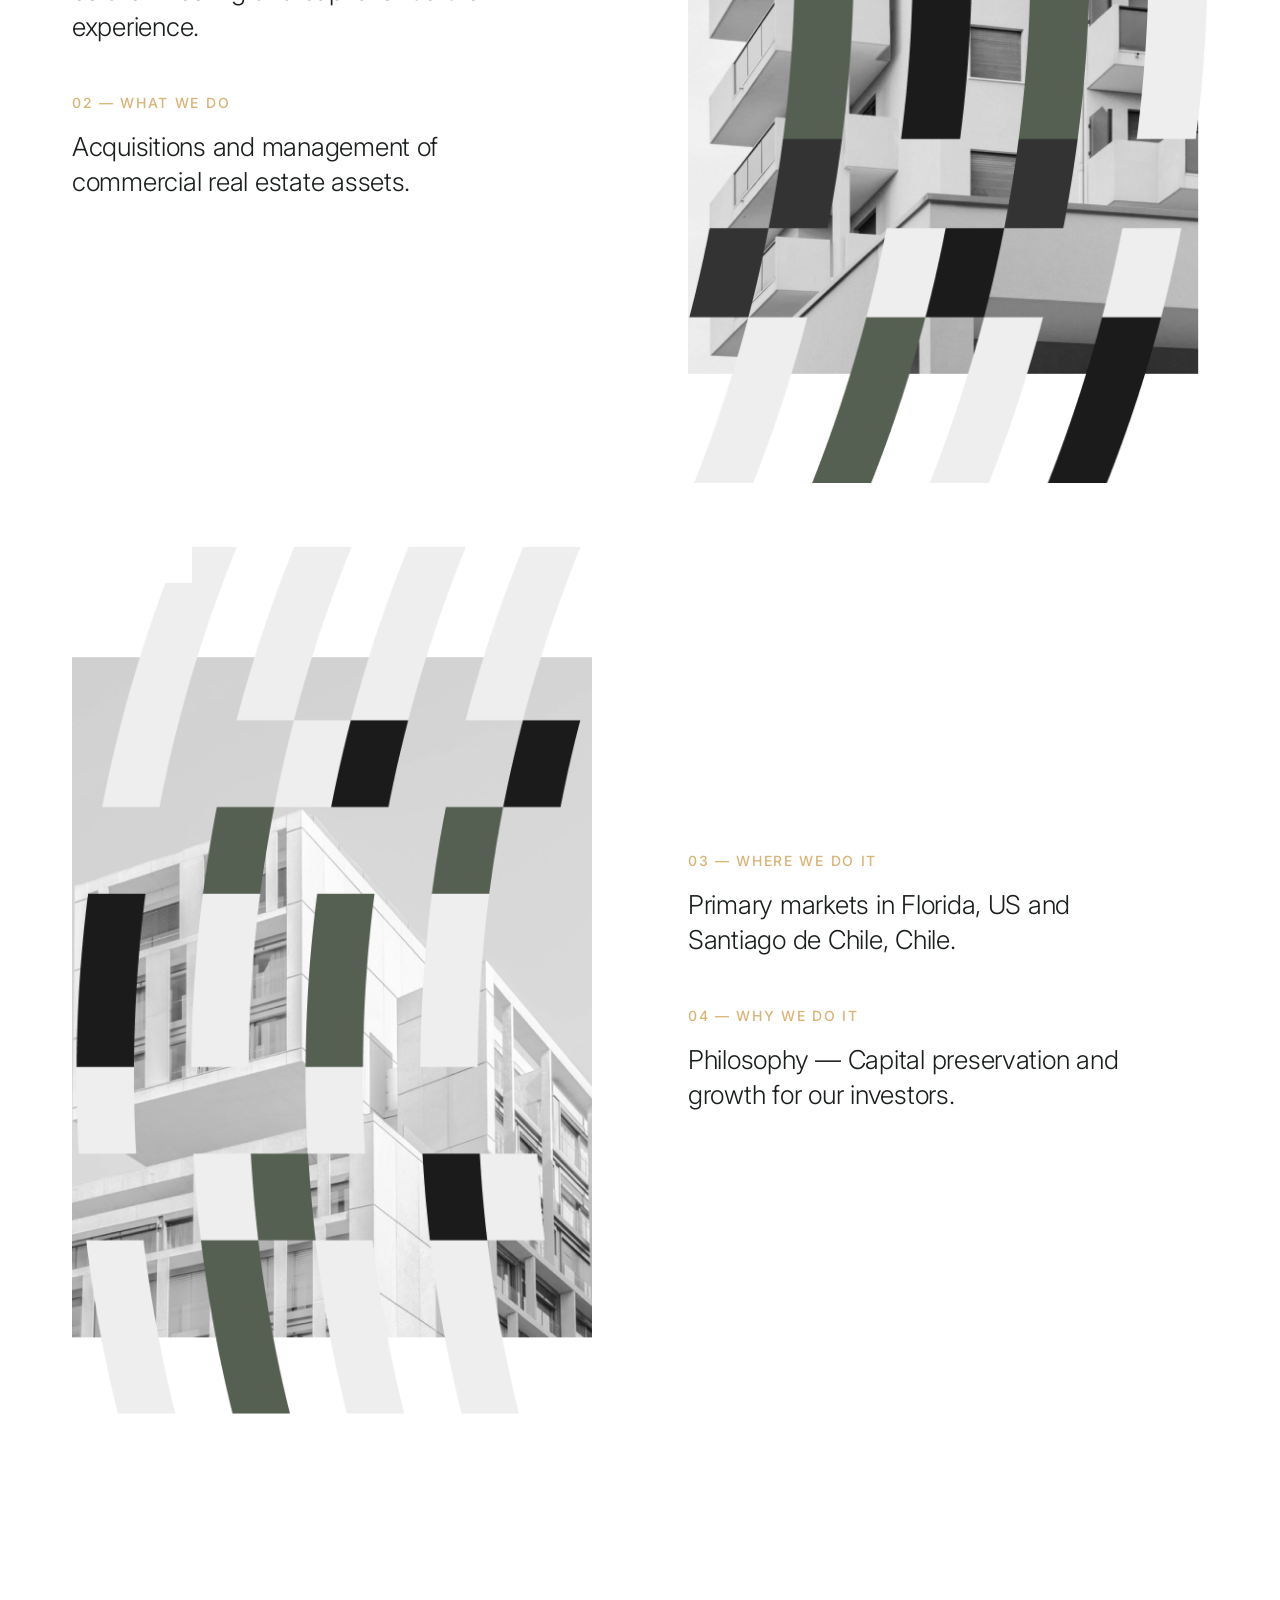
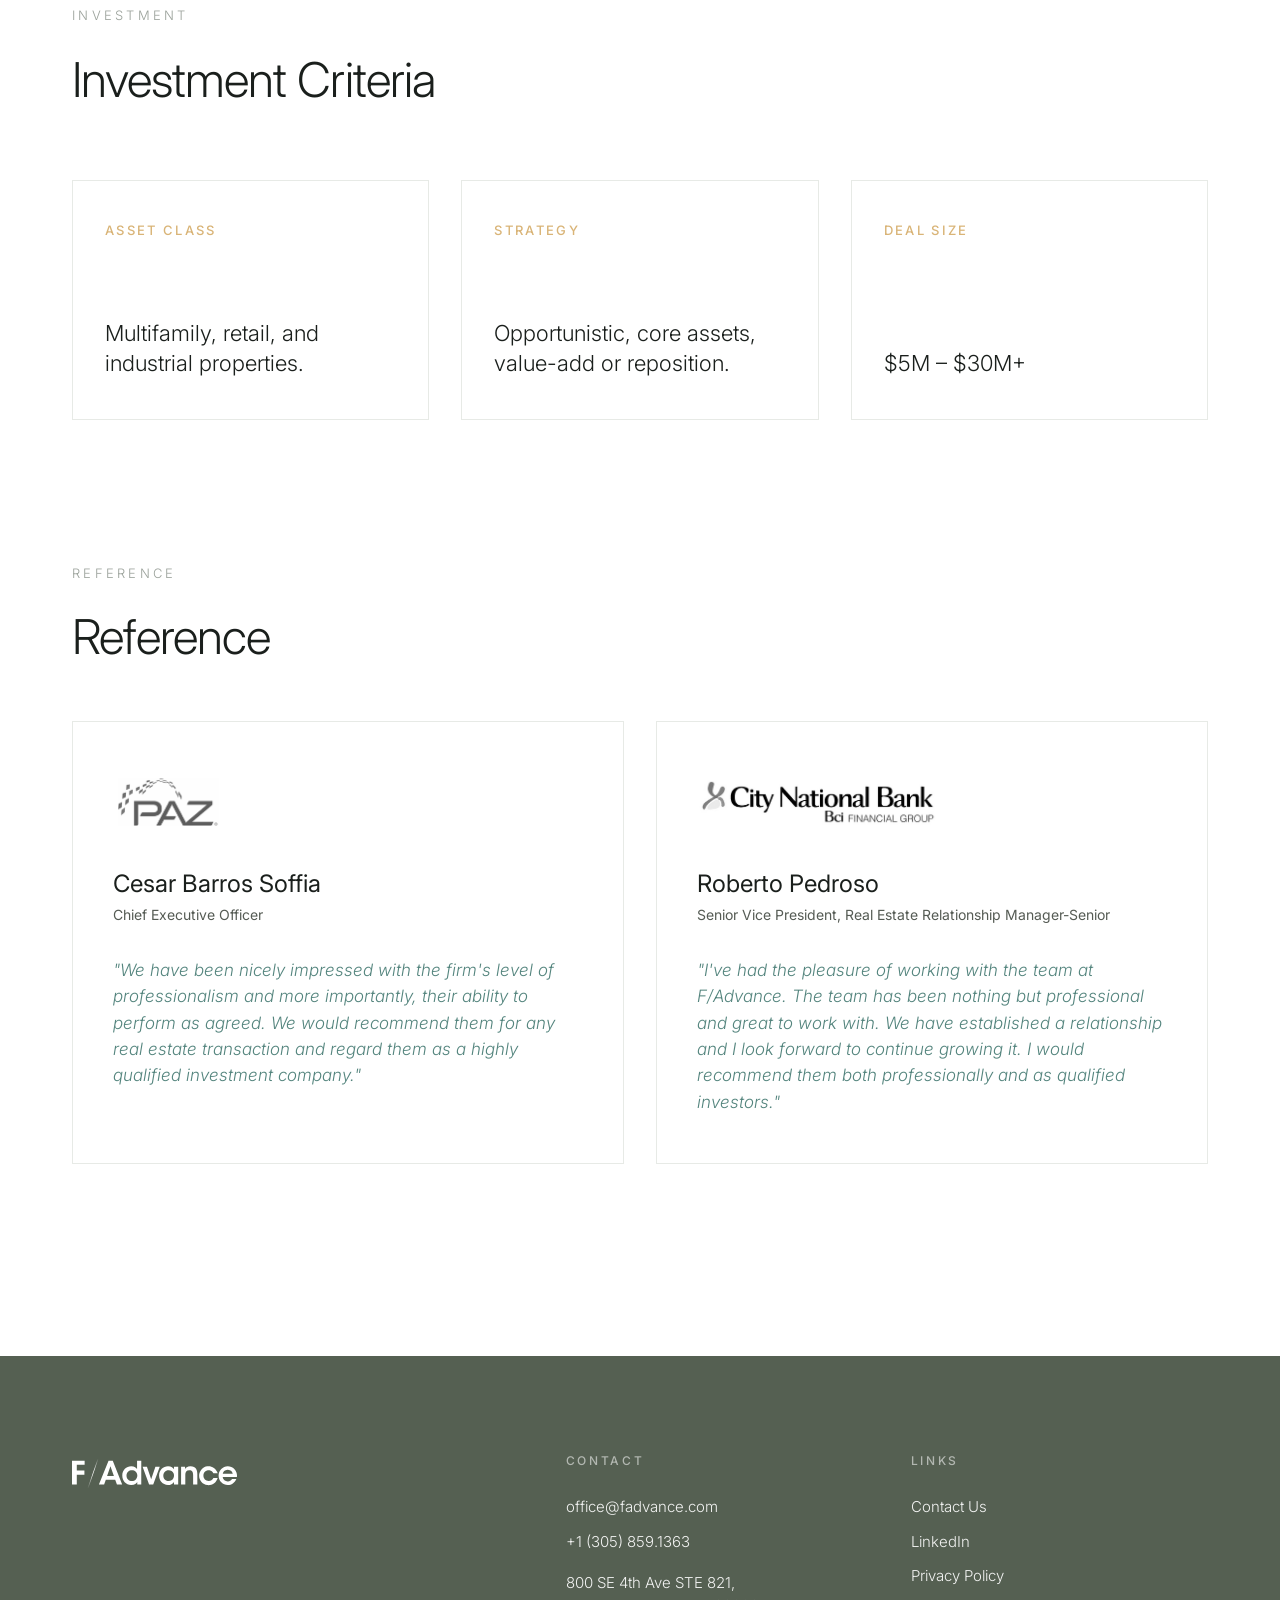
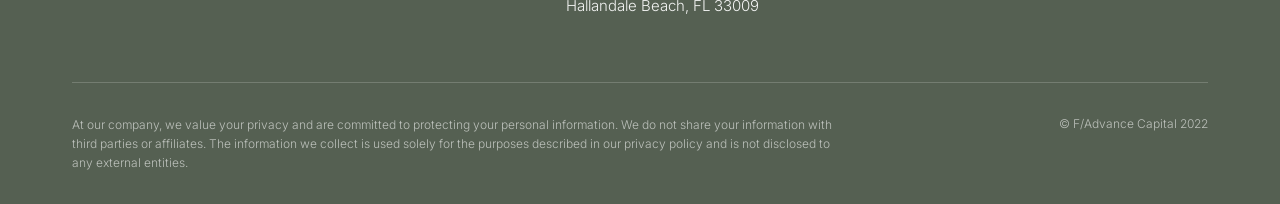
<file: versions/01-original.html>
<!doctype html>
<html lang="en">
<head>
<meta charset="utf-8" />
<title>F/Advance — Value Driven Real Estate Investors</title>
<meta name="viewport" content="width=device-width, initial-scale=1" />
<meta name="description" content="We are a private equity real estate investment firm based in Miami, FL." />
<link rel="preconnect" href="https://fonts.googleapis.com" />
<link rel="preconnect" href="https://fonts.gstatic.com" crossorigin />
<link href="https://fonts.googleapis.com/css2?family=Inter:wght@200;300;400;500;600;700;800&display=swap" rel="stylesheet" />
<style>
  :root{
    --bg: #ffffff;
    --ink: #1a1f1c;
    --ink-soft: #555b54;
    --muted: #9aa19a;
    --line: #e7eae6;
    --gold: #d9b477;
    --gold-soft: #e6d2ad;
    --green: #556052;
    --green-deep: #2f3a31;
    --testimonial: #53847d;
    --container: 1200px;
  }
  *{box-sizing:border-box; margin:0; padding:0}
  html,body{background:var(--bg); color:var(--ink); font-family:'Inter', -apple-system, BlinkMacSystemFont, sans-serif; -webkit-font-smoothing:antialiased; -moz-osx-font-smoothing:grayscale}
  body{font-weight:300; font-size:16px; line-height:1.5}
  a{color:inherit; text-decoration:none}
  img{display:block; max-width:100%}
  .container{max-width:var(--container); margin:0 auto; padding:0 32px}

  .nav{position:sticky; top:0; z-index:50; background:rgba(255,255,255,0.92); backdrop-filter:saturate(140%) blur(8px); border-bottom:1px solid transparent; transition:border-color .3s ease}
  .nav.scrolled{border-bottom-color:var(--line)}
  .nav-inner{display:flex; align-items:center; justify-content:space-between; gap:32px; height:88px; max-width:var(--container); margin:0 auto; padding:0 32px}
  .brand img{height:30px; width:auto}
  .nav-menu{display:flex; gap:40px}
  .nav-link{font-size:14px; font-weight:400; letter-spacing:0.01em; color:var(--ink); padding:8px 0; position:relative}
  .nav-link::after{content:""; position:absolute; left:0; right:100%; bottom:2px; height:1px; background:var(--gold); transition:right .3s ease}
  .nav-link:hover::after{right:0}
  .nav-toggle{display:none; flex-direction:column; gap:5px; width:44px; height:44px; align-items:center; justify-content:center; background:transparent; border:0; cursor:pointer; padding:0; margin-right:-8px}
  .nav-toggle span{display:block; width:24px; height:1.5px; background:var(--ink); transition:transform .25s ease, opacity .2s ease}
  .nav-toggle[aria-expanded="true"] span:nth-child(1){transform:translateY(6.5px) rotate(45deg)}
  .nav-toggle[aria-expanded="true"] span:nth-child(2){opacity:0}
  .nav-toggle[aria-expanded="true"] span:nth-child(3){transform:translateY(-6.5px) rotate(-45deg)}

  .hero{padding:48px 0 96px}
  .hero-grid{display:grid; grid-template-columns:1.05fr 1fr; gap:64px; align-items:center}
  .hero-title-wrap{display:flex; gap:18px; align-items:flex-start; margin-bottom:36px}
  .hero-star{width:34px; height:34px; flex-shrink:0; margin-top:14px}
  .hero-title{font-size:78px; line-height:1.02; font-weight:300; letter-spacing:-0.025em; color:var(--ink); text-wrap:balance}
  .hero-title em{font-style:normal; position:relative; white-space:nowrap}
  .hero-title em::after{content:""; position:absolute; left:0; right:0; bottom:-4px; height:1px; background:var(--gold)}
  .btn{display:inline-flex; align-items:center; gap:14px; padding:18px 28px; border:1px solid var(--ink); border-radius:48px; font-size:14px; font-weight:500; letter-spacing:0.04em; background:transparent; transition:all .25s ease; cursor:pointer}
  .btn:hover{background:var(--ink); color:#fff}
  .btn-arrow{width:34px; height:34px; transition:transform .25s ease}
  .btn:hover .btn-arrow{transform:translateX(4px)}
  .hero-image{position:relative; aspect-ratio:4/5; border-radius:4px; overflow:hidden; background:#0e1413}
  .hero-image img{width:100%; height:100%; object-fit:cover}

  .section{padding:96px 0}
  .section-label{font-size:13px; letter-spacing:0.25em; text-transform:uppercase; color:var(--muted); margin-bottom:18px}
  .title-block{max-width:var(--container); margin:0 auto 80px; padding:0 32px}
  .heading-big{font-size:54px; line-height:1.08; font-weight:300; letter-spacing:-0.02em; max-width:1000px; text-wrap:balance}
  .heading-big em{font-style:normal; position:relative; white-space:nowrap}
  .heading-big em::after{content:""; position:absolute; left:0; right:0; bottom:-4px; height:1px; background:var(--gold)}

  .mission-grid{display:grid; grid-template-columns:1fr 1fr; gap:96px; align-items:center; margin-bottom:64px}
  .mission-grid:last-child{margin-bottom:0}
  .vision-content{margin-bottom:48px}
  .vision-content:last-child{margin-bottom:0}
  .mission-title{font-size:14px; letter-spacing:0.12em; text-transform:uppercase; color:var(--gold); font-weight:500; margin-bottom:16px}
  .mission-text{font-size:26px; line-height:1.35; font-weight:300; letter-spacing:-0.01em; color:var(--ink); max-width:440px}
  .mission-image-block{position:relative; aspect-ratio:3/5; border-radius:4px; overflow:hidden}
  .mission-image-block img{width:100%; height:100%; object-fit:cover}
  .white-bar-top{position:absolute; top:0; left:0; width:120px; height:36px; background:#fff}

  .criteria{padding:96px 0 0; position:relative; overflow:hidden}
  .criteria-h{font-size:48px; font-weight:300; letter-spacing:-0.02em; margin-bottom:64px}
  .criteria-grid{display:grid; grid-template-columns:repeat(3, 1fr); gap:32px; margin-bottom:96px}
  .crit-card{border:1px solid var(--line); padding:40px 32px; min-height:240px; display:flex; flex-direction:column; justify-content:space-between; background:#fff; transition:border-color .25s ease}
  .crit-card:hover{border-color:var(--gold)}
  .crit-label{font-size:13px; letter-spacing:0.18em; text-transform:uppercase; color:var(--gold); font-weight:500}
  .crit-text{font-size:22px; line-height:1.35; font-weight:300; color:var(--ink); margin-top:32px}

  .big-f{margin-top:64px; text-align:center}
  .big-f svg{width:100%; max-width:1100px; height:auto}

  .ref-grid{display:grid; grid-template-columns:1fr 1fr; gap:32px; margin-top:48px}
  .ref-card{border:1px solid var(--line); padding:48px 40px; display:flex; flex-direction:column; gap:24px; transition:border-color .25s ease; background:#fff}
  .ref-card:hover{border-color:var(--gold)}
  .ref-logo{height:64px; margin-bottom:8px; display:flex; align-items:center}
  .ref-name{font-size:24px; font-weight:400; color:var(--ink)}
  .ref-role{font-size:14px; color:var(--ink-soft); margin-top:2px; font-weight:400}
  .ref-quote{color:var(--testimonial); font-size:17px; line-height:1.55; font-weight:300; font-style:italic; margin-top:8px}

  .footer{background:var(--green); color:#fff; padding:96px 0 32px; margin-top:96px}
  .footer-grid{display:grid; grid-template-columns:1.5fr 1fr 1fr; gap:48px; padding-bottom:64px; border-bottom:1px solid rgba(255,255,255,0.18)}
  .footer-logo img{height:42px}
  .footer-col h5{font-size:12px; letter-spacing:0.22em; text-transform:uppercase; opacity:0.55; font-weight:500; margin-bottom:20px}
  .footer-col a{display:block; padding:6px 0; font-size:15px; opacity:0.92; transition:opacity .2s, color .2s}
  .footer-col a:hover{color:var(--gold); opacity:1}
  .footer-col p{font-size:15px; opacity:0.92; line-height:1.55}
  .footer-bottom{display:flex; justify-content:space-between; align-items:flex-start; padding-top:32px; gap:32px}
  .footer-disclaimer{font-size:12px; line-height:1.6; opacity:0.6; max-width:760px}
  .footer-copy{font-size:12px; opacity:0.6; white-space:nowrap}

  .reveal{opacity:0; transform:translateY(20px); transition:opacity .8s ease, transform .8s ease}
  .reveal.in{opacity:1; transform:translateY(0)}

  @media (max-width: 900px){
    .hero-grid, .mission-grid, .ref-grid, .footer-grid, .criteria-grid{grid-template-columns:1fr; gap:48px}
    .hero-title{font-size:48px}
    .heading-big{font-size:36px}
    .criteria-h{font-size:32px}
    .nav-toggle{display:flex}
    .nav-menu{position:absolute; top:100%; left:0; right:0; flex-direction:column; gap:0; background:#fff; padding:6px 0; border-bottom:1px solid var(--line); box-shadow:0 16px 32px -20px rgba(26,31,28,0.4); display:none}
    .nav-menu.open{display:flex}
    .nav-link{padding:15px 32px; font-size:16px; width:100%}
    .nav-link::after{display:none}
    .section{padding:64px 0}
  }
  @media (max-width: 520px){
    .container{padding:0 22px}
    .hero-title{font-size:40px}
    .heading-big{font-size:30px}
    .nav-link{padding:15px 22px}
  }
</style>
</head>
<body>

<header class="nav" id="nav">
  <div class="nav-inner">
    <a href="#" class="brand" aria-label="F/Advance home"><img src="../assets/logo-dark.svg" alt="F/Advance"/></a>
    <nav class="nav-menu" id="navMenu" aria-label="Primary">
      <a class="nav-link" href="#about">About us</a>
      <a class="nav-link" href="#criteria">Investment Criteria</a>
      <a class="nav-link" href="mailto:office@fadvance.com">Contact us</a>
    </nav>
    <button class="nav-toggle" id="navToggle" aria-label="Open menu" aria-expanded="false" aria-controls="navMenu">
      <span></span><span></span><span></span>
    </button>
  </div>
</header>

<section class="hero">
  <div class="container">
    <div class="hero-grid">
      <div>
        <div class="hero-title-wrap">
          <svg class="hero-star" viewBox="0 0 60 60" xmlns="http://www.w3.org/2000/svg" aria-hidden="true">
            <path d="M30 0 C30 18, 32 28, 60 30 C32 32, 30 42, 30 60 C30 42, 28 32, 0 30 C28 28, 30 18, 30 0 Z" fill="#d9b477"/>
          </svg>
          <h1 class="hero-title">Value Driven <br/>Real Estate <em>Investors</em></h1>
        </div>
        <a class="btn" href="mailto:office@fadvance.com">
          <span>Contact Us</span>
          <svg class="btn-arrow" viewBox="0 0 34 34" xmlns="http://www.w3.org/2000/svg" aria-hidden="true">
            <circle cx="17" cy="17" r="16.5" fill="none" stroke="currentColor" stroke-opacity=".15"/>
            <path d="M11 17h12 M18 12l5 5-5 5" fill="none" stroke="currentColor" stroke-width="1.4" stroke-linecap="round" stroke-linejoin="round"/>
          </svg>
        </a>
      </div>
      <div class="hero-image" aria-hidden="true">
        <img src="../assets/hero-photo.png" alt=""/>
      </div>
    </div>
  </div>
</section>

<section id="about" class="section">
  <div class="title-block">
    <div class="section-label">About us</div>
    <h2 class="heading-big">We are a private equity real estate investment firm based in <em>Miami, FL.</em></h2>
  </div>

  <div class="container">
    <div class="mission-grid">
      <div>
        <div class="vision-content">
          <div class="mission-title">01 — Experience</div>
          <p class="mission-text">Our team has over 25 years of real estate investing and capital structure experience.</p>
        </div>
        <div class="vision-content">
          <div class="mission-title">02 — What we do</div>
          <p class="mission-text">Acquisitions and management of commercial real estate assets.</p>
        </div>
      </div>
      <div class="mission-image-block">
        <img src="../assets/trama-2.png" alt=""/>
        <div class="white-bar-top"></div>
      </div>
    </div>

    <div class="mission-grid">
      <div class="mission-image-block">
        <img src="../assets/trama-4.png" alt=""/>
        <div class="white-bar-top"></div>
      </div>
      <div>
        <div class="vision-content">
          <div class="mission-title">03 — Where we do it</div>
          <p class="mission-text">Primary markets in Florida, US and Santiago de Chile, Chile.</p>
        </div>
        <div class="vision-content">
          <div class="mission-title">04 — Why we do it</div>
          <p class="mission-text">Philosophy — Capital preservation and growth for our investors.</p>
        </div>
      </div>
    </div>
  </div>
</section>

<section id="criteria" class="criteria">
  <div class="container">
    <div class="section-label">Investment</div>
    <h3 class="criteria-h">Investment Criteria</h3>
    <div class="criteria-grid">
      <div class="crit-card">
        <div class="crit-label">Asset Class</div>
        <div class="crit-text">Multifamily, retail, and industrial properties.</div>
      </div>
      <div class="crit-card">
        <div class="crit-label">Strategy</div>
        <div class="crit-text">Opportunistic, core assets, value-add or reposition.</div>
      </div>
      <div class="crit-card">
        <div class="crit-label">Deal Size</div>
        <div class="crit-text">$5M – $30M+</div>
      </div>
    </div>
  </div>


</section>

<section class="section" style="padding-top:48px">
  <div class="container">
    <div class="section-label">Reference</div>
    <h3 class="criteria-h" style="margin-bottom:32px">Reference</h3>
    <div class="ref-grid">
      <a class="ref-card" href="https://www.paz.cl/" target="_blank" rel="noopener">
        <div class="ref-logo">
          <img src="../assets/logo-paz.png" alt="PAZ" style="max-height:48px; width:auto"/>
        </div>
        <div>
          <div class="ref-name">Cesar Barros Soffia</div>
          <div class="ref-role">Chief Executive Officer</div>
        </div>
        <p class="ref-quote">"We have been nicely impressed with the firm's level of professionalism and more importantly, their ability to perform as agreed. We would recommend them for any real estate transaction and regard them as a highly qualified investment company."</p>
      </a>
      <a class="ref-card" href="https://www.citynational.com/" target="_blank" rel="noopener">
        <div class="ref-logo">
          <img src="../assets/logo-cnb.png" alt="City National Bank" style="max-height:48px; width:auto"/>
        </div>
        <div>
          <div class="ref-name">Roberto Pedroso</div>
          <div class="ref-role">Senior Vice President, Real Estate Relationship Manager-Senior</div>
        </div>
        <p class="ref-quote">"I've had the pleasure of working with the team at F/Advance. The team has been nothing but professional and great to work with. We have established a relationship and I look forward to continue growing it. I would recommend them both professionally and as qualified investors."</p>
      </a>
    </div>
  </div>
</section>

<footer class="footer">
  <div class="container">
    <div class="footer-grid">
      <div>
        <div class="footer-logo"><img src="../assets/logo-primary.svg" alt="F/Advance"/></div>
      </div>
      <div class="footer-col">
        <h5>Contact</h5>
        <a href="mailto:office@fadvance.com">office@fadvance.com</a>
        <a href="tel:+13058591363">+1 (305) 859.1363</a>
        <p style="margin-top:12px">800 SE 4th Ave STE 821,<br/>Hallandale Beach, FL 33009</p>
      </div>
      <div class="footer-col">
        <h5>Links</h5>
        <a href="mailto:office@fadvance.com">Contact Us</a>
        <a href="https://www.linkedin.com/company/f-advance-capital/" target="_blank" rel="noopener">LinkedIn</a>
        <a href="#">Privacy Policy</a>
      </div>
    </div>
    <div class="footer-bottom">
      <p class="footer-disclaimer">At our company, we value your privacy and are committed to protecting your personal information. We do not share your information with third parties or affiliates. The information we collect is used solely for the purposes described in our privacy policy and is not disclosed to any external entities.</p>
      <p class="footer-copy">© F/Advance Capital 2022</p>
    </div>
  </div>
</footer>

<script>
  const nav = document.getElementById('nav');
  const onScroll = () => nav.classList.toggle('scrolled', window.scrollY > 8);
  window.addEventListener('scroll', onScroll, {passive:true});
  onScroll();
  const io = new IntersectionObserver((entries) => {
    entries.forEach(e => { if(e.isIntersecting){ e.target.classList.add('in'); io.unobserve(e.target); } });
  }, {threshold: 0.12});
  document.querySelectorAll('.hero-grid, .vision-content, .mission-image-block, .crit-card, .ref-card, .heading-big').forEach(el => {
    el.classList.add('reveal'); io.observe(el);
  });

  const navToggle = document.getElementById('navToggle');
  const navMenu = document.getElementById('navMenu');
  if(navToggle && navMenu){
    navToggle.addEventListener('click', () => {
      const open = navMenu.classList.toggle('open');
      navToggle.setAttribute('aria-expanded', open ? 'true' : 'false');
    });
    navMenu.querySelectorAll('a').forEach(a => a.addEventListener('click', () => {
      navMenu.classList.remove('open');
      navToggle.setAttribute('aria-expanded', 'false');
    }));
  }
</script>

</body>
</html>
</file>
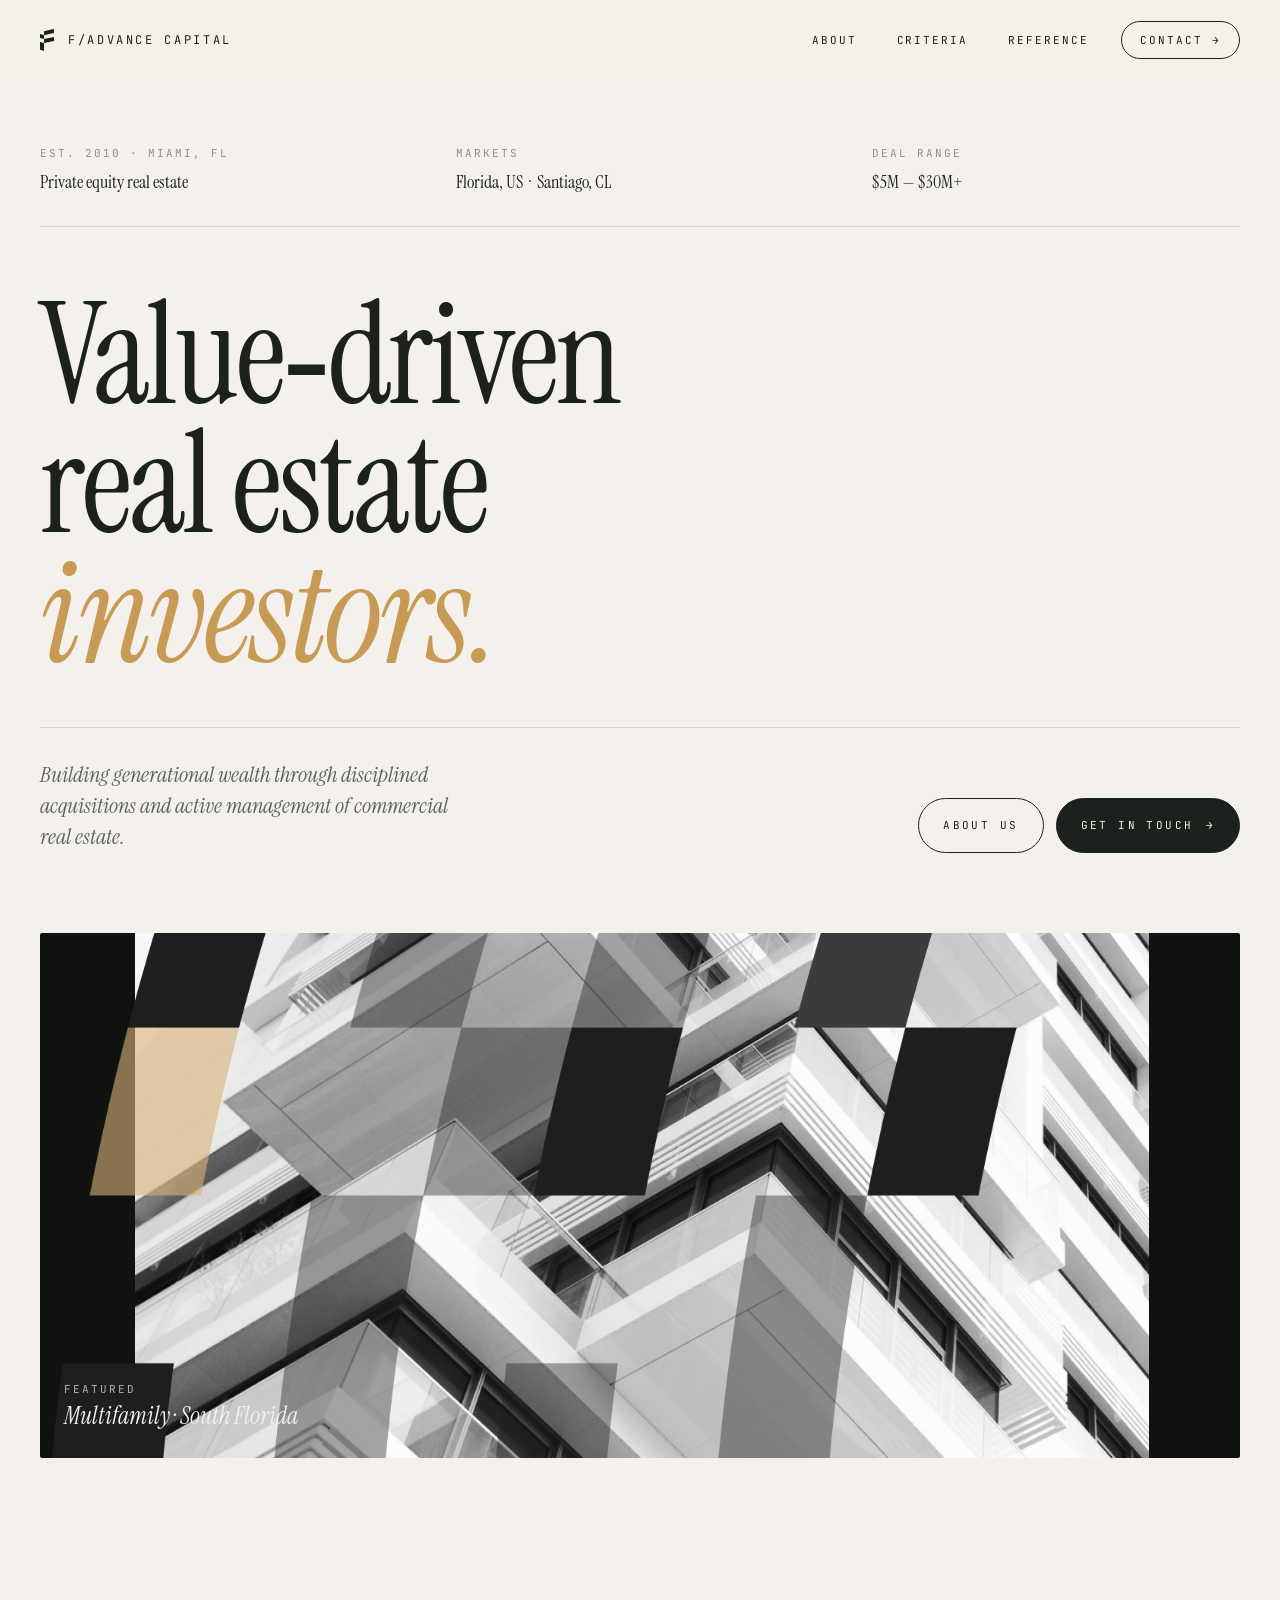
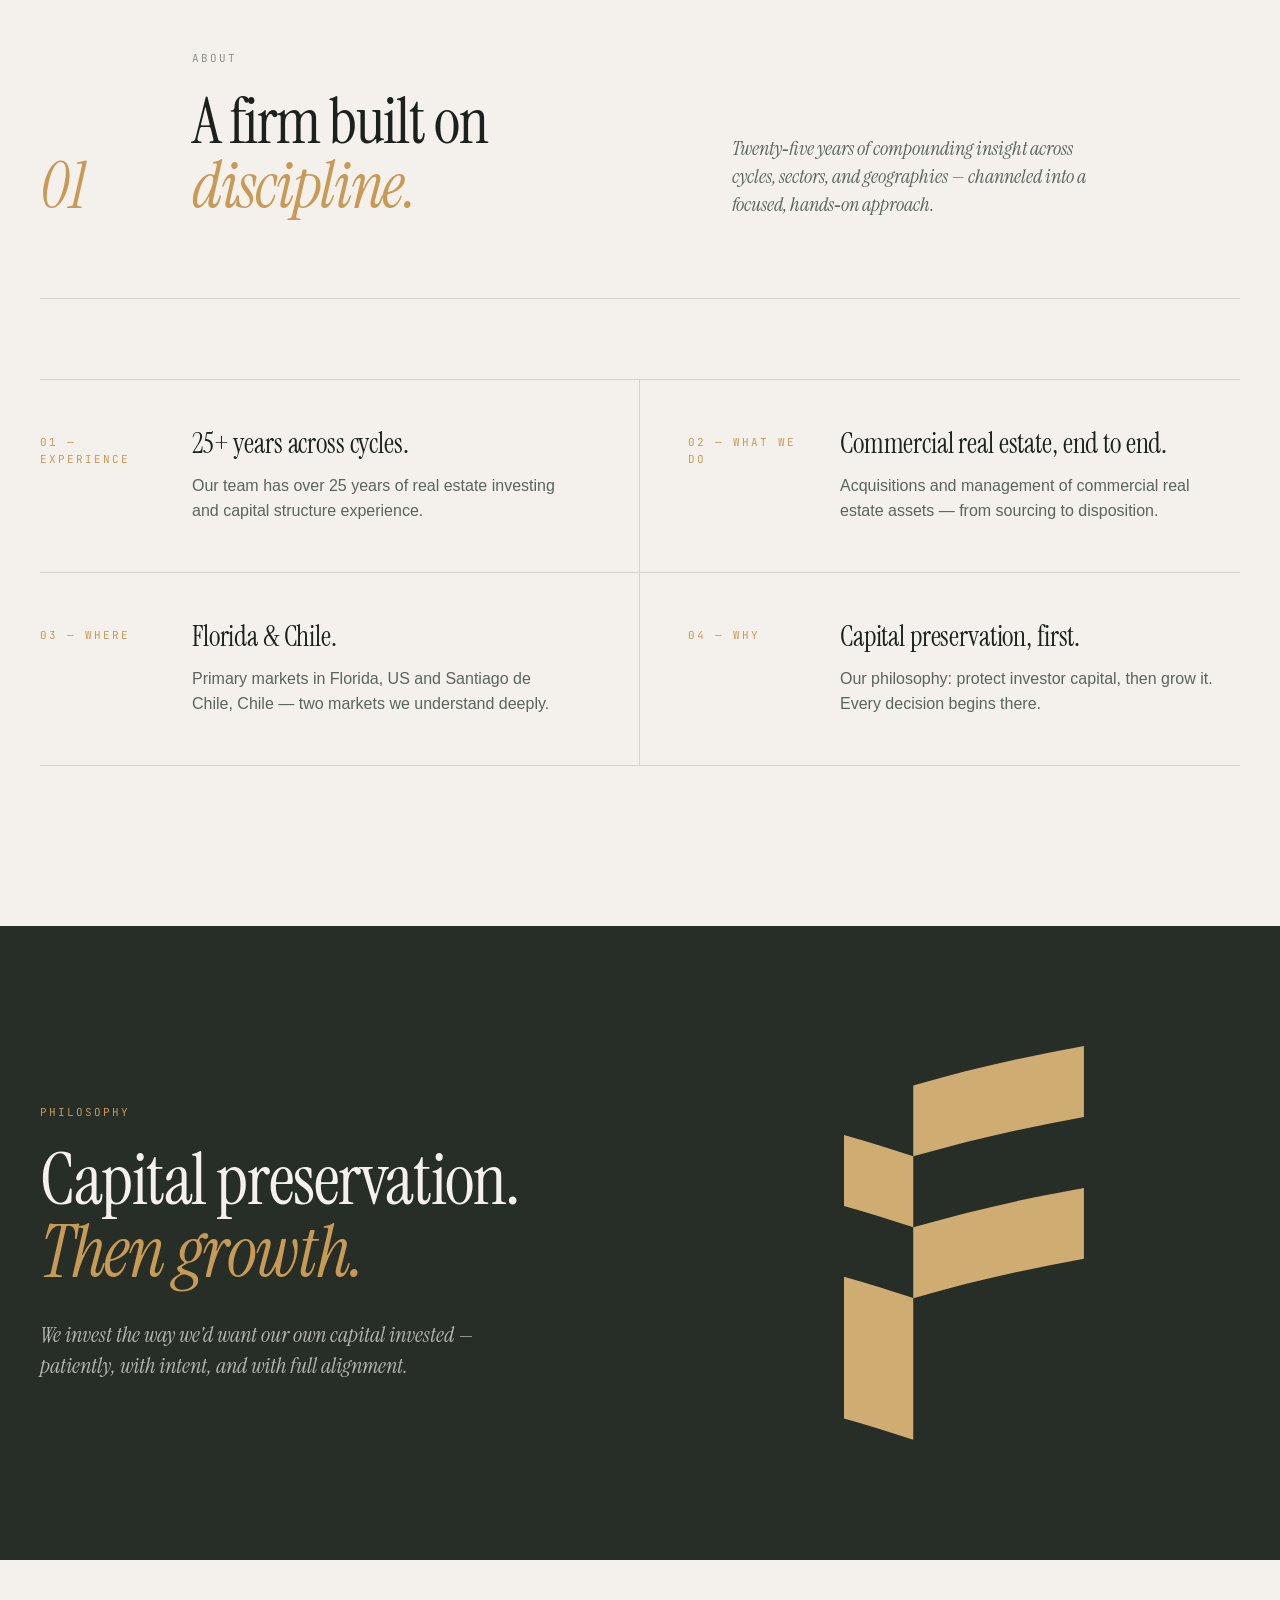
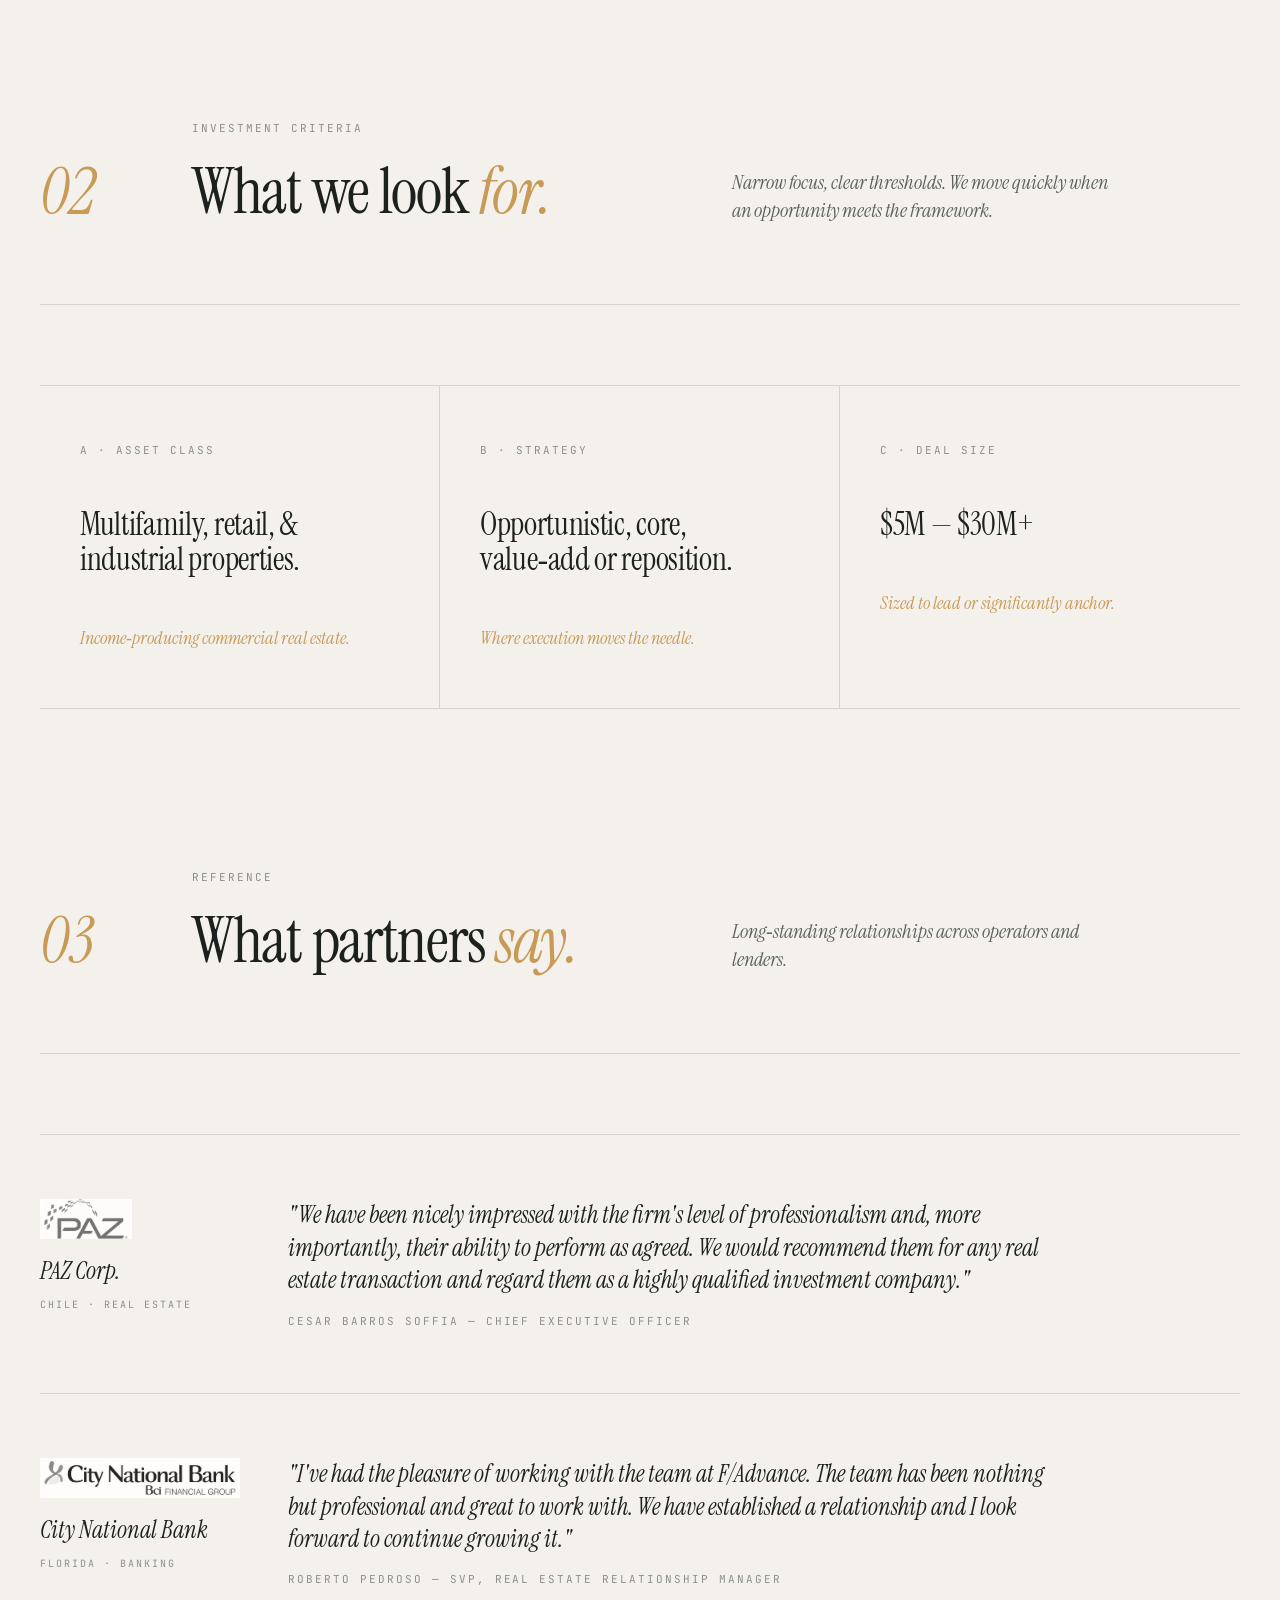
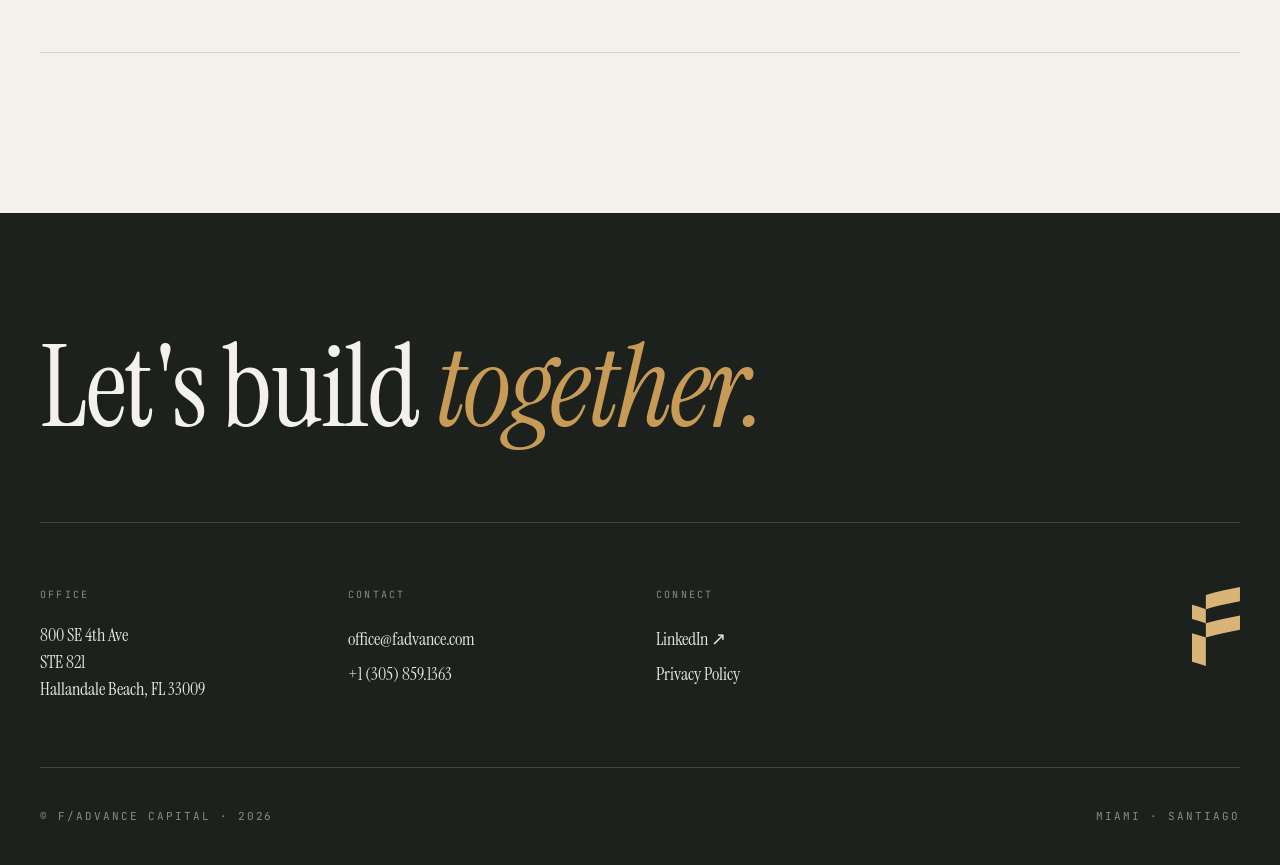
<file: versions/02-modern.html>
<!doctype html>
<html lang="en">
<head>
<meta charset="utf-8" />
<title>F/Advance — Building Generational Wealth</title>
<meta name="viewport" content="width=device-width, initial-scale=1" />
<link rel="preconnect" href="https://fonts.googleapis.com" />
<link rel="preconnect" href="https://fonts.gstatic.com" crossorigin />
<link href="https://fonts.googleapis.com/css2?family=Instrument+Serif:ital@0;1&family=JetBrains+Mono:wght@300;400&display=swap" rel="stylesheet" />
<style>
  :root{
    --bone:#f4f1ec;
    --paper:#ebe6dd;
    --ink:#1c211d;
    --ink-soft:#5c635d;
    --muted:#8c9089;
    --line:rgba(28,33,29,0.14);
    --gold:#c79a55;
    --gold-soft:#d9b477;
    --green:#3d4a3f;
    --green-deep:#262e27;
    --container:1280px;
    --font-sans:"Helvetica Neue", Helvetica, "Inter", system-ui, sans-serif;
    --font-serif:"Instrument Serif", Georgia, "Times New Roman", serif;
    --font-mono:"JetBrains Mono", ui-monospace, Menlo, monospace;
  }
  *{box-sizing:border-box; margin:0; padding:0}
  html{scroll-behavior:smooth}
  html,body{background:var(--bone); color:var(--ink); font-family:var(--font-sans); -webkit-font-smoothing:antialiased; -moz-osx-font-smoothing:grayscale}
  body{font-weight:400; font-size:16px; line-height:1.5}
  a{color:inherit; text-decoration:none}
  img{display:block; max-width:100%}
  .container{max-width:var(--container); margin:0 auto; padding:0 40px}
  .mono{font-family:var(--font-mono); font-weight:400; font-size:11px; letter-spacing:0.18em; text-transform:uppercase}

  /* progress bar */
  .progress{position:fixed; top:0; left:0; height:1px; background:var(--gold); z-index:100; width:0%; transition:width .1s linear}

  /* NAV */
  .nav{position:sticky; top:0; z-index:60; background:rgba(244,241,236,0.86); backdrop-filter:saturate(150%) blur(10px); border-bottom:1px solid transparent; transition:border-color .3s}
  .nav.scrolled{border-bottom-color:var(--line)}
  .nav-inner{display:flex; align-items:center; justify-content:space-between; height:80px; max-width:var(--container); margin:0 auto; padding:0 40px}
  .brand{display:flex; align-items:center; gap:14px}
  .brand .sym{width:14px; height:auto}
  .brand .name{font-family:var(--font-mono); font-size:12px; letter-spacing:0.22em; text-transform:uppercase}
  .nav-menu{display:flex; gap:8px; align-items:center}
  .nav-link{font-family:var(--font-mono); font-size:11px; letter-spacing:0.18em; text-transform:uppercase; padding:10px 16px; border-radius:999px; transition:background .2s, color .2s}
  .nav-link:hover{background:var(--ink); color:var(--bone)}
  .nav-cta{font-family:var(--font-mono); font-size:11px; letter-spacing:0.18em; text-transform:uppercase; padding:10px 18px; border-radius:999px; border:1px solid var(--ink); margin-left:8px; transition:background .2s, color .2s}
  .nav-cta:hover{background:var(--ink); color:var(--bone)}
  .nav-toggle{display:none; flex-direction:column; gap:5px; width:44px; height:44px; align-items:center; justify-content:center; background:transparent; border:0; cursor:pointer; padding:0; margin-right:-8px}
  .nav-toggle span{display:block; width:24px; height:1.5px; background:var(--ink); transition:transform .25s ease, opacity .2s ease}
  .nav-toggle[aria-expanded="true"] span:nth-child(1){transform:translateY(6.5px) rotate(45deg)}
  .nav-toggle[aria-expanded="true"] span:nth-child(2){opacity:0}
  .nav-toggle[aria-expanded="true"] span:nth-child(3){transform:translateY(-6.5px) rotate(-45deg)}

  /* HERO */
  .hero{padding:64px 0 32px; position:relative}
  .hero-meta{display:flex; gap:48px; padding-bottom:32px; border-bottom:1px solid var(--line); margin-bottom:64px; align-items:flex-start}
  .hero-meta > div{flex:1}
  .hero-meta .mono{color:var(--muted)}
  .hero-meta .meta-val{font-family:var(--font-serif); font-size:18px; line-height:1.35; margin-top:8px; color:var(--ink)}
  .hero-display{font-family:var(--font-serif); font-weight:400; font-size:clamp(64px, 11vw, 168px); line-height:0.92; letter-spacing:-0.02em; color:var(--ink); margin-bottom:48px}
  .hero-display .it{font-style:italic; color:var(--gold)}
  .hero-foot{display:grid; grid-template-columns:1fr 1fr; gap:48px; align-items:end; padding-top:32px; border-top:1px solid var(--line)}
  .hero-lede{font-family:var(--font-serif); font-size:22px; line-height:1.4; max-width:440px; color:var(--ink-soft); font-style:italic}
  .hero-actions{display:flex; gap:12px; justify-content:flex-end; align-items:center}
  .btn{display:inline-flex; align-items:center; gap:12px; padding:18px 24px; border-radius:999px; font-family:var(--font-mono); font-size:11px; letter-spacing:0.22em; text-transform:uppercase; transition:all .25s ease; cursor:pointer; border:1px solid var(--ink)}
  .btn.primary{background:var(--ink); color:var(--bone)}
  .btn.primary:hover{background:var(--gold); border-color:var(--gold); color:var(--ink)}
  .btn.ghost{background:transparent}
  .btn.ghost:hover{background:var(--ink); color:var(--bone)}
  .btn .arrow{transition:transform .25s}
  .btn:hover .arrow{transform:translateX(4px)}

  .hero-image{margin-top:80px; aspect-ratio:16/7; overflow:hidden; border-radius:2px; position:relative; background:#10120f}
  .hero-image img{width:100%; height:100%; object-fit:cover}
  .hero-tag{position:absolute; bottom:24px; left:24px; color:var(--bone); display:flex; gap:24px; align-items:flex-end}
  .hero-tag .mono{opacity:0.7}
  .hero-tag h4{font-family:var(--font-serif); font-style:italic; font-size:24px; font-weight:400}

  /* SECTION */
  .section{padding:160px 0; position:relative}
  .section-head{display:grid; grid-template-columns:120px 1fr 1fr; gap:32px; padding-bottom:80px; border-bottom:1px solid var(--line); margin-bottom:80px; align-items:end}
  .section-num{font-family:var(--font-serif); font-style:italic; font-size:64px; color:var(--gold); line-height:1}
  .section-title{font-family:var(--font-serif); font-size:64px; line-height:1; letter-spacing:-0.02em; font-weight:400}
  .section-kicker{font-family:var(--font-serif); font-style:italic; font-size:20px; line-height:1.4; color:var(--ink-soft); max-width:380px}

  /* ABOUT */
  .pillars{display:grid; grid-template-columns:repeat(2, 1fr); gap:0; border-top:1px solid var(--line)}
  .pillar{padding:48px 0 48px; border-bottom:1px solid var(--line); display:grid; grid-template-columns:120px 1fr; gap:32px; align-items:start}
  .pillar:nth-child(odd){padding-right:48px; border-right:1px solid var(--line)}
  .pillar:nth-child(even){padding-left:48px}
  .pillar .mono{color:var(--gold); padding-top:6px}
  .pillar h3{font-family:var(--font-serif); font-size:28px; line-height:1.15; font-weight:400; letter-spacing:-0.005em; margin-bottom:14px}
  .pillar p{color:var(--ink-soft); font-size:16px; line-height:1.55; max-width:380px}

  /* SHOWCASE STRIP */
  .strip{background:var(--green-deep); color:var(--bone); padding:120px 0; margin:0; overflow:hidden}
  .strip-grid{display:grid; grid-template-columns:1fr 1fr; gap:96px; align-items:center}
  .strip h2{font-family:var(--font-serif); font-size:72px; line-height:1; letter-spacing:-0.02em; font-weight:400}
  .strip h2 .it{font-style:italic; color:var(--gold)}
  .strip p{font-family:var(--font-serif); font-size:22px; line-height:1.4; margin-top:32px; color:rgba(244,241,236,0.7); max-width:500px; font-style:italic}
  .strip-symbol{display:flex; justify-content:center}
  .strip-symbol img{width:240px; height:auto; opacity:0.95}

  /* CRITERIA */
  .crit-grid{display:grid; grid-template-columns:repeat(3, 1fr); gap:0; border-top:1px solid var(--line)}
  .crit-card{padding:56px 40px; border-bottom:1px solid var(--line); border-right:1px solid var(--line); position:relative; display:flex; flex-direction:column; gap:48px; min-height:300px; transition:background .25s}
  .crit-card:last-child{border-right:none}
  .crit-card:hover{background:var(--paper)}
  .crit-card .mono{color:var(--muted)}
  .crit-card h4{font-family:var(--font-serif); font-size:32px; line-height:1.1; font-weight:400; letter-spacing:-0.01em}
  .crit-card .v{font-family:var(--font-serif); font-style:italic; font-size:18px; color:var(--gold)}

  /* REFERENCES */
  .ref-stack{display:grid; gap:0; border-top:1px solid var(--line)}
  .ref-row{display:grid; grid-template-columns:200px 1fr 100px; gap:48px; padding:64px 0; border-bottom:1px solid var(--line); align-items:start; cursor:pointer; transition:padding .3s}
  .ref-row:hover{padding-left:24px}
  .ref-firm{font-family:var(--font-serif); font-size:24px; font-style:italic}
  .ref-firm .role{display:block; font-family:var(--font-mono); font-size:10px; letter-spacing:0.2em; text-transform:uppercase; color:var(--muted); font-style:normal; margin-top:8px}
  .ref-quote{font-family:var(--font-serif); font-size:24px; line-height:1.35; font-style:italic; max-width:760px}
  .ref-byline{font-family:var(--font-mono); font-size:11px; letter-spacing:0.18em; text-transform:uppercase; color:var(--muted); margin-top:16px}
  .ref-arrow{justify-self:end; align-self:start; opacity:0; transform:translateX(-12px); transition:opacity .25s, transform .25s}
  .ref-row:hover .ref-arrow{opacity:1; transform:translateX(0)}

  /* FOOTER */
  .footer{background:var(--ink); color:var(--bone); padding:120px 0 40px; margin-top:0}
  .footer-display{font-family:var(--font-serif); font-size:clamp(56px, 9vw, 132px); line-height:0.95; letter-spacing:-0.02em; padding-bottom:80px; border-bottom:1px solid rgba(244,241,236,0.18)}
  .footer-display .it{font-style:italic; color:var(--gold)}
  .footer-grid{display:grid; grid-template-columns:repeat(4, 1fr); gap:32px; padding:64px 0; align-items:start}
  .footer-col h5{font-family:var(--font-mono); font-size:10px; letter-spacing:0.22em; text-transform:uppercase; opacity:0.5; font-weight:400; margin-bottom:20px}
  .footer-col a{display:block; padding:4px 0; font-family:var(--font-serif); font-size:18px; opacity:0.95; transition:color .2s}
  .footer-col a:hover{color:var(--gold)}
  .footer-col p{font-family:var(--font-serif); font-size:18px; opacity:0.95; line-height:1.5}
  .footer-bottom{display:flex; justify-content:space-between; align-items:flex-end; padding-top:40px; border-top:1px solid rgba(244,241,236,0.18); gap:32px}
  .footer-bottom .mono{opacity:0.5}

  @media (max-width: 900px){
    .hero-foot, .pillars, .section-head, .crit-grid, .ref-row, .footer-grid, .strip-grid{grid-template-columns:1fr; gap:24px}
    .section-head{padding-bottom:32px; margin-bottom:32px}
    .pillar{grid-template-columns:1fr; padding:32px 0!important; border-right:none!important}
    .ref-arrow{display:none}
  }
  @media (max-width: 760px){
    .nav-toggle{display:flex}
    .nav-menu{position:absolute; top:100%; left:0; right:0; flex-direction:column; align-items:stretch; gap:0; background:var(--bone); padding:8px 0; border-bottom:1px solid var(--line); box-shadow:0 18px 36px -22px rgba(28,33,29,0.45); display:none}
    .nav-menu.open{display:flex}
    .nav-link{padding:15px 40px; border-radius:0}
    .nav-cta{margin:10px 40px 12px; text-align:center}
  }
</style>
</head>
<body>

<div class="progress" id="progress"></div>

<header class="nav" id="nav">
  <div class="nav-inner">
    <a href="#" class="brand">
      <img class="sym" src="../assets/symbol-dark.svg" alt=""/>
      <span class="name">F/Advance Capital</span>
    </a>
    <nav class="nav-menu" id="navMenu">
      <a class="nav-link" href="#about">About</a>
      <a class="nav-link" href="#criteria">Criteria</a>
      <a class="nav-link" href="#reference">Reference</a>
      <a class="nav-cta" href="mailto:office@fadvance.com">Contact →</a>
    </nav>
    <button class="nav-toggle" id="navToggle" aria-label="Open menu" aria-expanded="false" aria-controls="navMenu">
      <span></span><span></span><span></span>
    </button>
  </div>
</header>

<section class="hero">
  <div class="container">
    <div class="hero-meta">
      <div>
        <div class="mono">Est. 2010 · Miami, FL</div>
        <div class="meta-val">Private equity real estate</div>
      </div>
      <div>
        <div class="mono">Markets</div>
        <div class="meta-val">Florida, US &nbsp;·&nbsp; Santiago, CL</div>
      </div>
      <div>
        <div class="mono">Deal range</div>
        <div class="meta-val">$5M — $30M+</div>
      </div>
    </div>

    <h1 class="hero-display">Value‑driven<br/>real estate<br/><span class="it">investors.</span></h1>

    <div class="hero-foot">
      <p class="hero-lede">Building generational wealth through disciplined acquisitions and active management of commercial real estate.</p>
      <div class="hero-actions">
        <a class="btn ghost" href="#about">
          <span>About us</span>
        </a>
        <a class="btn primary" href="mailto:office@fadvance.com">
          <span>Get in touch</span>
          <span class="arrow">→</span>
        </a>
      </div>
    </div>

    <div class="hero-image">
      <img src="../assets/hero-photo.png" alt=""/>
      <div class="hero-tag">
        <div>
          <div class="mono">Featured</div>
          <h4>Multifamily · South Florida</h4>
        </div>
      </div>
    </div>
  </div>
</section>

<section id="about" class="section">
  <div class="container">
    <div class="section-head">
      <div class="section-num">01</div>
      <div>
        <div class="mono" style="color:var(--muted); margin-bottom:24px">About</div>
        <h2 class="section-title">A firm built on <em style="color:var(--gold)">discipline.</em></h2>
      </div>
      <p class="section-kicker">Twenty‑five years of compounding insight across cycles, sectors, and geographies — channeled into a focused, hands‑on approach.</p>
    </div>

    <div class="pillars">
      <div class="pillar">
        <div class="mono">01 — Experience</div>
        <div>
          <h3>25+ years across cycles.</h3>
          <p>Our team has over 25 years of real estate investing and capital structure experience.</p>
        </div>
      </div>
      <div class="pillar">
        <div class="mono">02 — What we do</div>
        <div>
          <h3>Commercial real estate, end to end.</h3>
          <p>Acquisitions and management of commercial real estate assets — from sourcing to disposition.</p>
        </div>
      </div>
      <div class="pillar">
        <div class="mono">03 — Where</div>
        <div>
          <h3>Florida &amp; Chile.</h3>
          <p>Primary markets in Florida, US and Santiago de Chile, Chile — two markets we understand deeply.</p>
        </div>
      </div>
      <div class="pillar">
        <div class="mono">04 — Why</div>
        <div>
          <h3>Capital preservation, first.</h3>
          <p>Our philosophy: protect investor capital, then grow it. Every decision begins there.</p>
        </div>
      </div>
    </div>
  </div>
</section>

<section class="strip">
  <div class="container">
    <div class="strip-grid">
      <div>
        <div class="mono" style="color:var(--gold); margin-bottom:24px">Philosophy</div>
        <h2>Capital preservation. <span class="it">Then growth.</span></h2>
        <p>We invest the way we'd want our own capital invested — patiently, with intent, and with full alignment.</p>
      </div>
      <div class="strip-symbol">
        <img src="../assets/symbol-gold.svg" alt=""/>
      </div>
    </div>
  </div>
</section>

<section id="criteria" class="section">
  <div class="container">
    <div class="section-head">
      <div class="section-num">02</div>
      <div>
        <div class="mono" style="color:var(--muted); margin-bottom:24px">Investment Criteria</div>
        <h2 class="section-title">What we look <em style="color:var(--gold)">for.</em></h2>
      </div>
      <p class="section-kicker">Narrow focus, clear thresholds. We move quickly when an opportunity meets the framework.</p>
    </div>

    <div class="crit-grid">
      <div class="crit-card">
        <div class="mono">A · Asset class</div>
        <h4>Multifamily, retail, &amp; industrial properties.</h4>
        <div class="v">Income‑producing commercial real estate.</div>
      </div>
      <div class="crit-card">
        <div class="mono">B · Strategy</div>
        <h4>Opportunistic, core, value‑add or reposition.</h4>
        <div class="v">Where execution moves the needle.</div>
      </div>
      <div class="crit-card">
        <div class="mono">C · Deal size</div>
        <h4>$5M&nbsp;—&nbsp;$30M+</h4>
        <div class="v">Sized to lead or significantly anchor.</div>
      </div>
    </div>
  </div>
</section>

<section id="reference" class="section" style="padding-top:0">
  <div class="container">
    <div class="section-head">
      <div class="section-num">03</div>
      <div>
        <div class="mono" style="color:var(--muted); margin-bottom:24px">Reference</div>
        <h2 class="section-title">What partners <em style="color:var(--gold)">say.</em></h2>
      </div>
      <p class="section-kicker">Long‑standing relationships across operators and lenders.</p>
    </div>

    <div class="ref-stack">
      <a class="ref-row" href="https://www.paz.cl/" target="_blank" rel="noopener">
        <div class="ref-firm"><img src="../assets/logo-paz.png" alt="PAZ" style="max-height:40px; width:auto; margin-bottom:14px; display:block; opacity:0.85"/>PAZ Corp.<span class="role">Chile · Real Estate</span></div>
        <div>
          <p class="ref-quote">"We have been nicely impressed with the firm's level of professionalism and, more importantly, their ability to perform as agreed. We would recommend them for any real estate transaction and regard them as a highly qualified investment company."</p>
          <div class="ref-byline">Cesar Barros Soffia — Chief Executive Officer</div>
        </div>
        <div class="ref-arrow mono">View →</div>
      </a>
      <a class="ref-row" href="https://www.citynational.com/" target="_blank" rel="noopener">
        <div class="ref-firm"><img src="../assets/logo-cnb.png" alt="City National Bank" style="max-height:40px; width:auto; margin-bottom:14px; display:block; opacity:0.85"/>City National Bank<span class="role">Florida · Banking</span></div>
        <div>
          <p class="ref-quote">"I've had the pleasure of working with the team at F/Advance. The team has been nothing but professional and great to work with. We have established a relationship and I look forward to continue growing it."</p>
          <div class="ref-byline">Roberto Pedroso — SVP, Real Estate Relationship Manager</div>
        </div>
        <div class="ref-arrow mono">View →</div>
      </a>
    </div>
  </div>
</section>

<footer class="footer">
  <div class="container">
    <div class="footer-display">Let's build <span class="it">together.</span></div>
    <div class="footer-grid">
      <div class="footer-col">
        <h5>Office</h5>
        <p>800 SE 4th Ave<br/>STE 821<br/>Hallandale Beach, FL 33009</p>
      </div>
      <div class="footer-col">
        <h5>Contact</h5>
        <a href="mailto:office@fadvance.com">office@fadvance.com</a>
        <a href="tel:+13058591363">+1 (305) 859.1363</a>
      </div>
      <div class="footer-col">
        <h5>Connect</h5>
        <a href="https://www.linkedin.com/company/f-advance-capital/" target="_blank" rel="noopener">LinkedIn ↗</a>
        <a href="#">Privacy Policy</a>
      </div>
      <div class="footer-col" style="display:flex; justify-content:flex-end">
        <img src="../assets/symbol-gold.svg" alt="" style="width:48px; height:auto"/>
      </div>
    </div>
    <div class="footer-bottom">
      <div class="mono">© F/Advance Capital · 2026</div>
      <div class="mono">Miami · Santiago</div>
    </div>
  </div>
</footer>

<script>
  const nav = document.getElementById('nav');
  const progress = document.getElementById('progress');
  const onScroll = () => {
    nav.classList.toggle('scrolled', window.scrollY > 8);
    const max = document.documentElement.scrollHeight - window.innerHeight;
    const pct = max > 0 ? (window.scrollY / max) * 100 : 0;
    progress.style.width = pct + '%';
  };
  window.addEventListener('scroll', onScroll, {passive:true});
  onScroll();

  const navToggle = document.getElementById('navToggle');
  const navMenu = document.getElementById('navMenu');
  if(navToggle && navMenu){
    navToggle.addEventListener('click', () => {
      const open = navMenu.classList.toggle('open');
      navToggle.setAttribute('aria-expanded', open ? 'true' : 'false');
    });
    navMenu.querySelectorAll('a').forEach(a => a.addEventListener('click', () => {
      navMenu.classList.remove('open');
      navToggle.setAttribute('aria-expanded', 'false');
    }));
  }
</script>

</body>
</html>
</file>
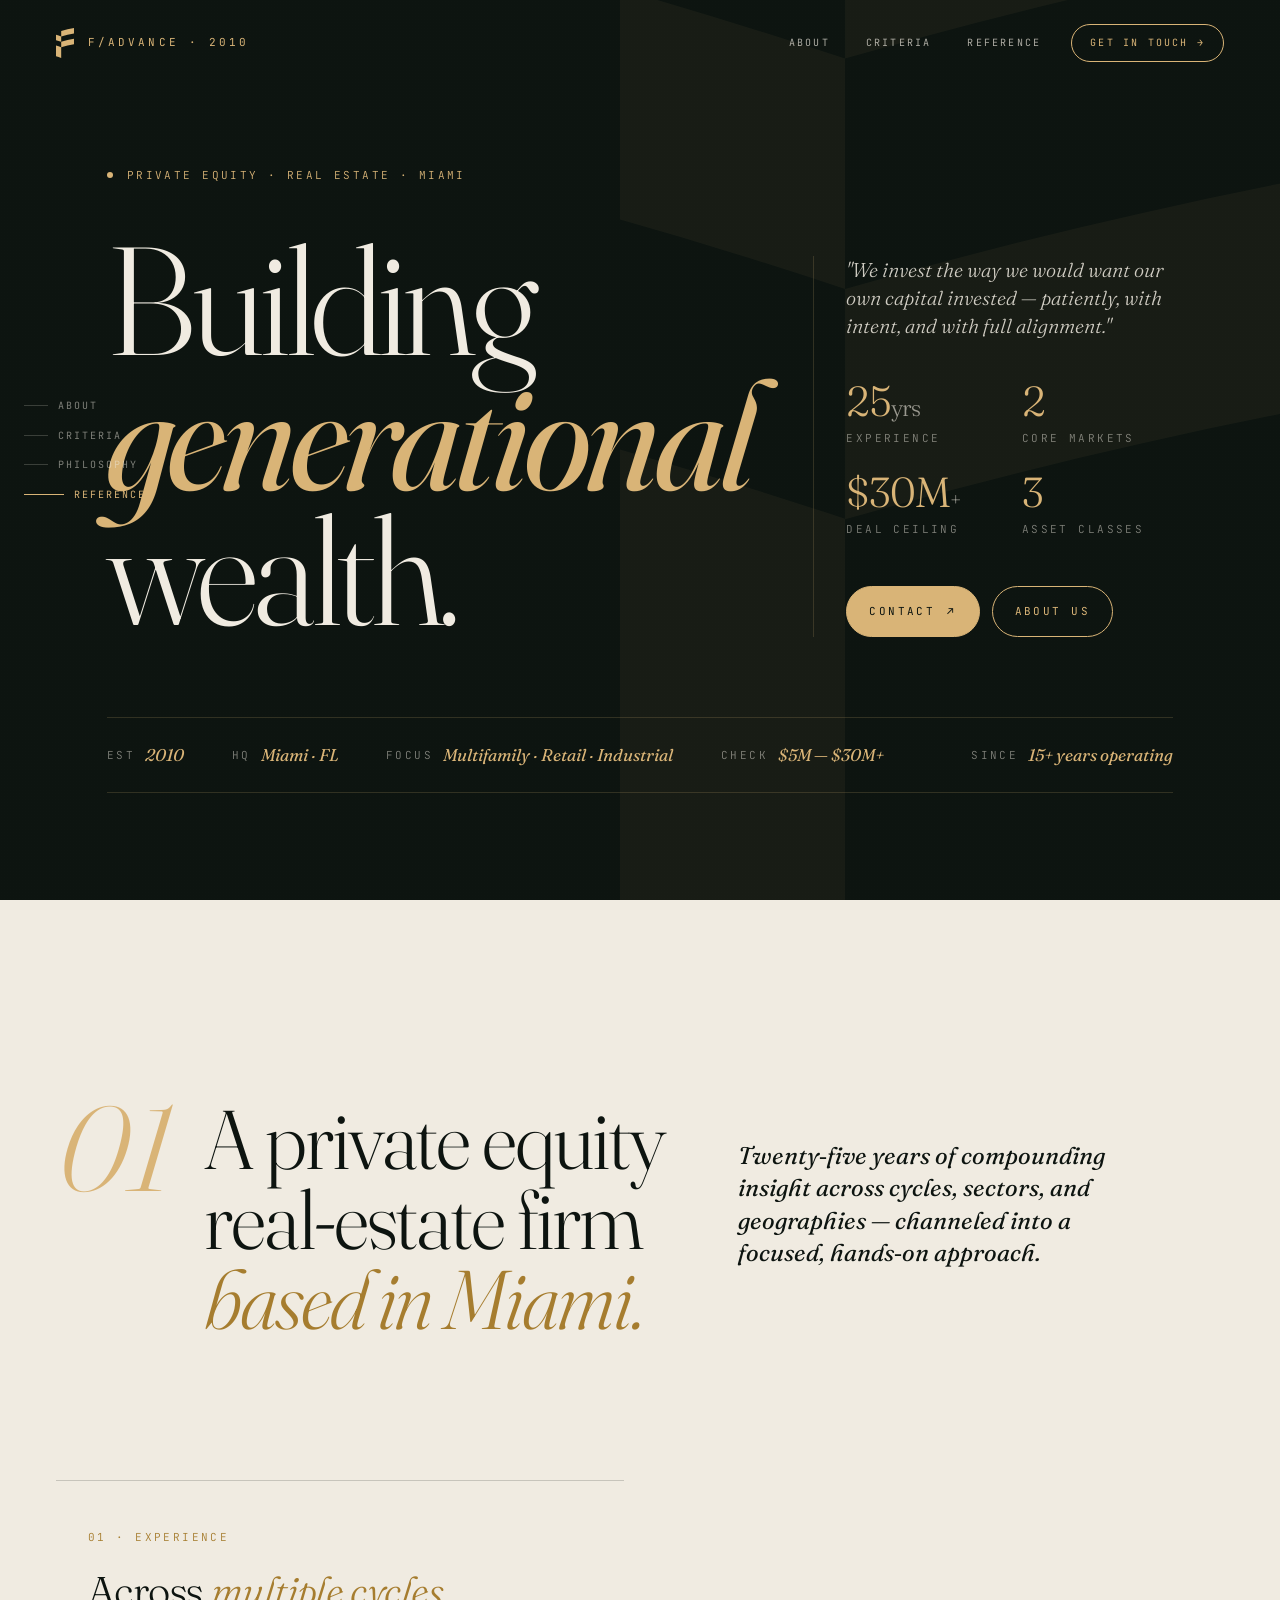
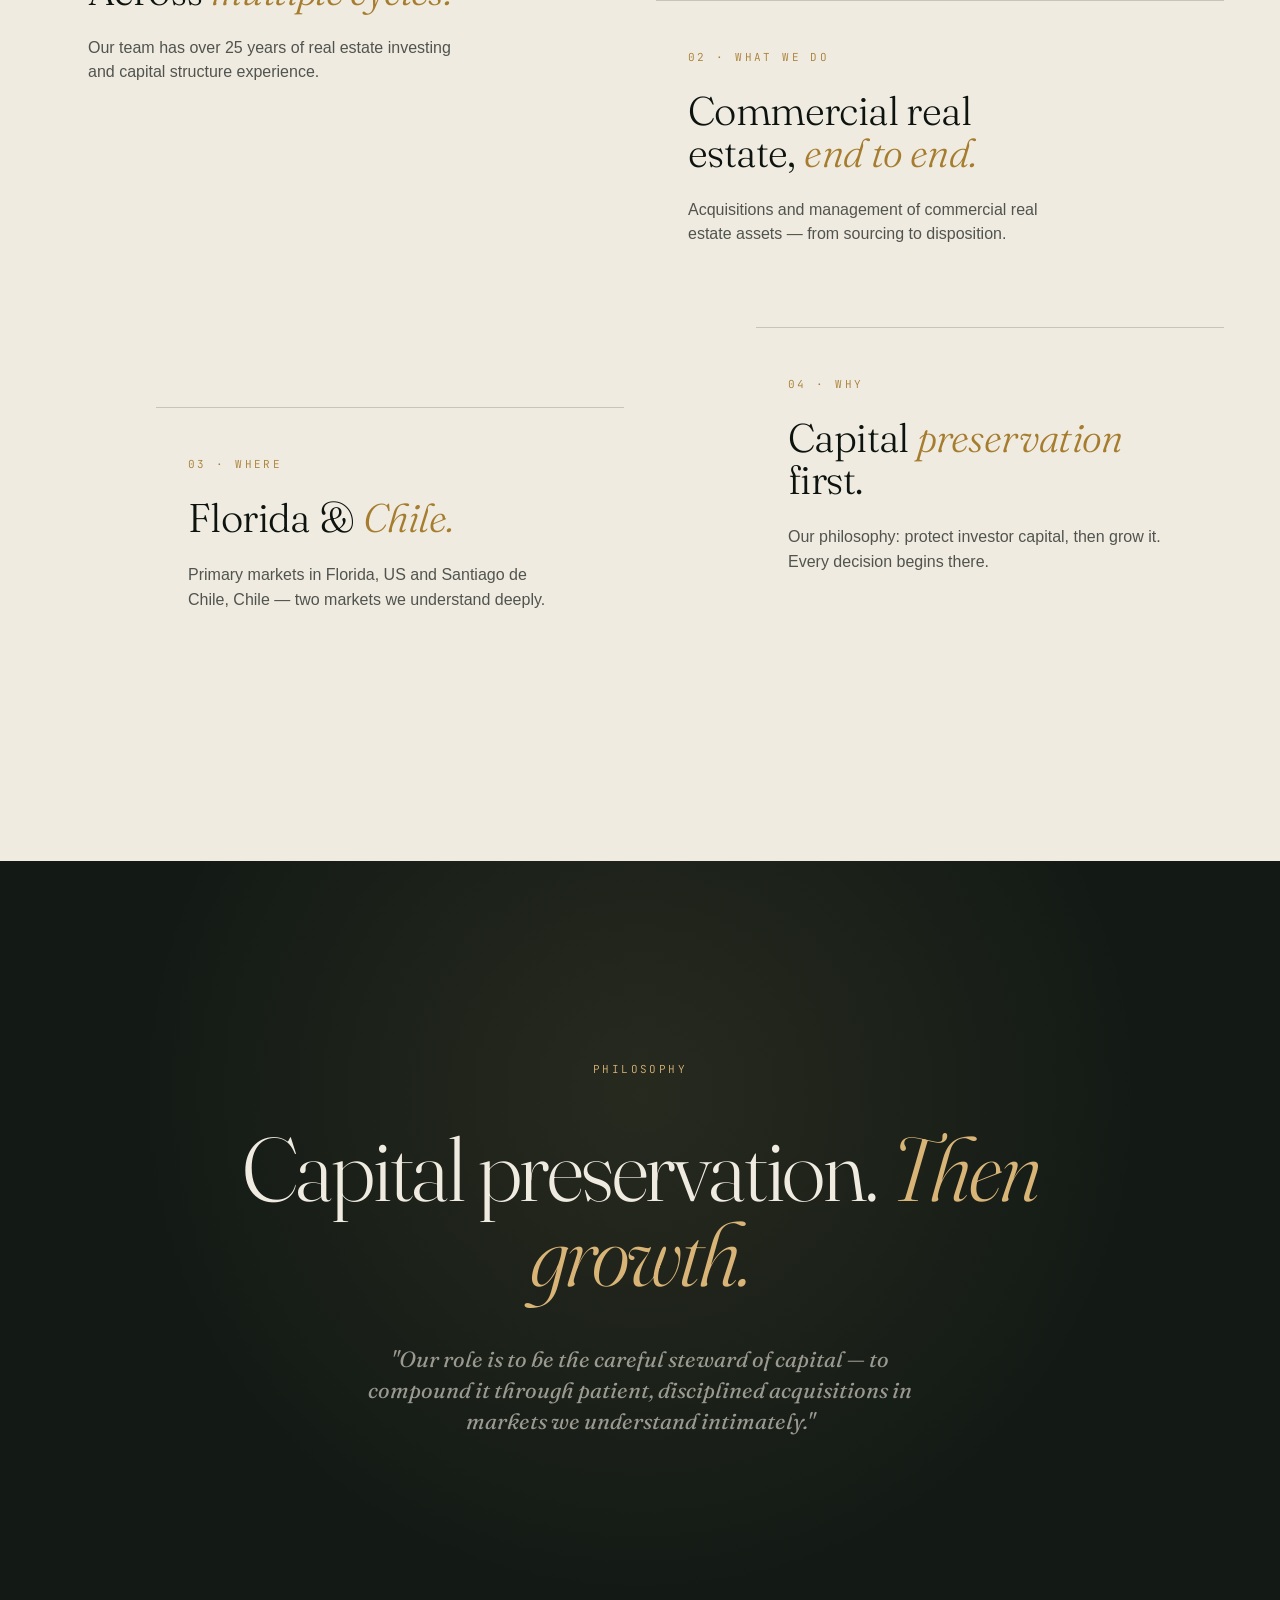
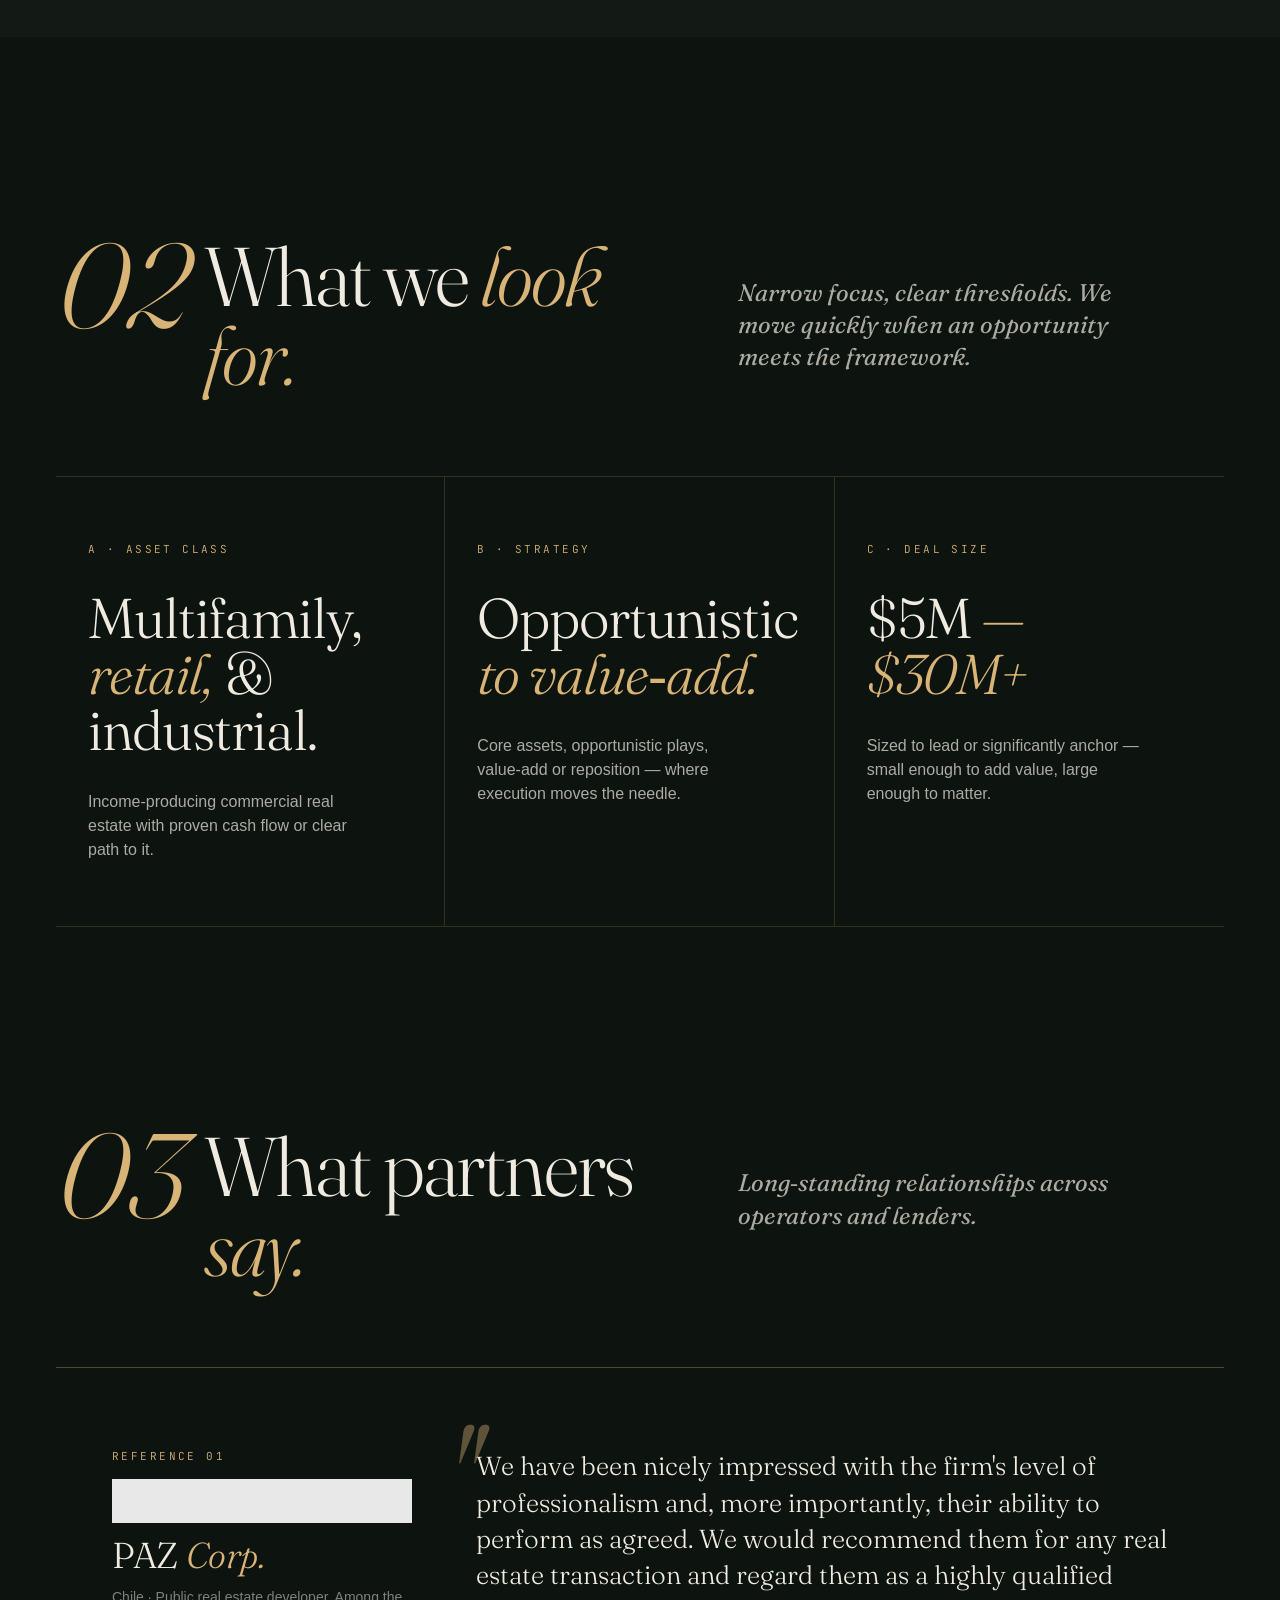
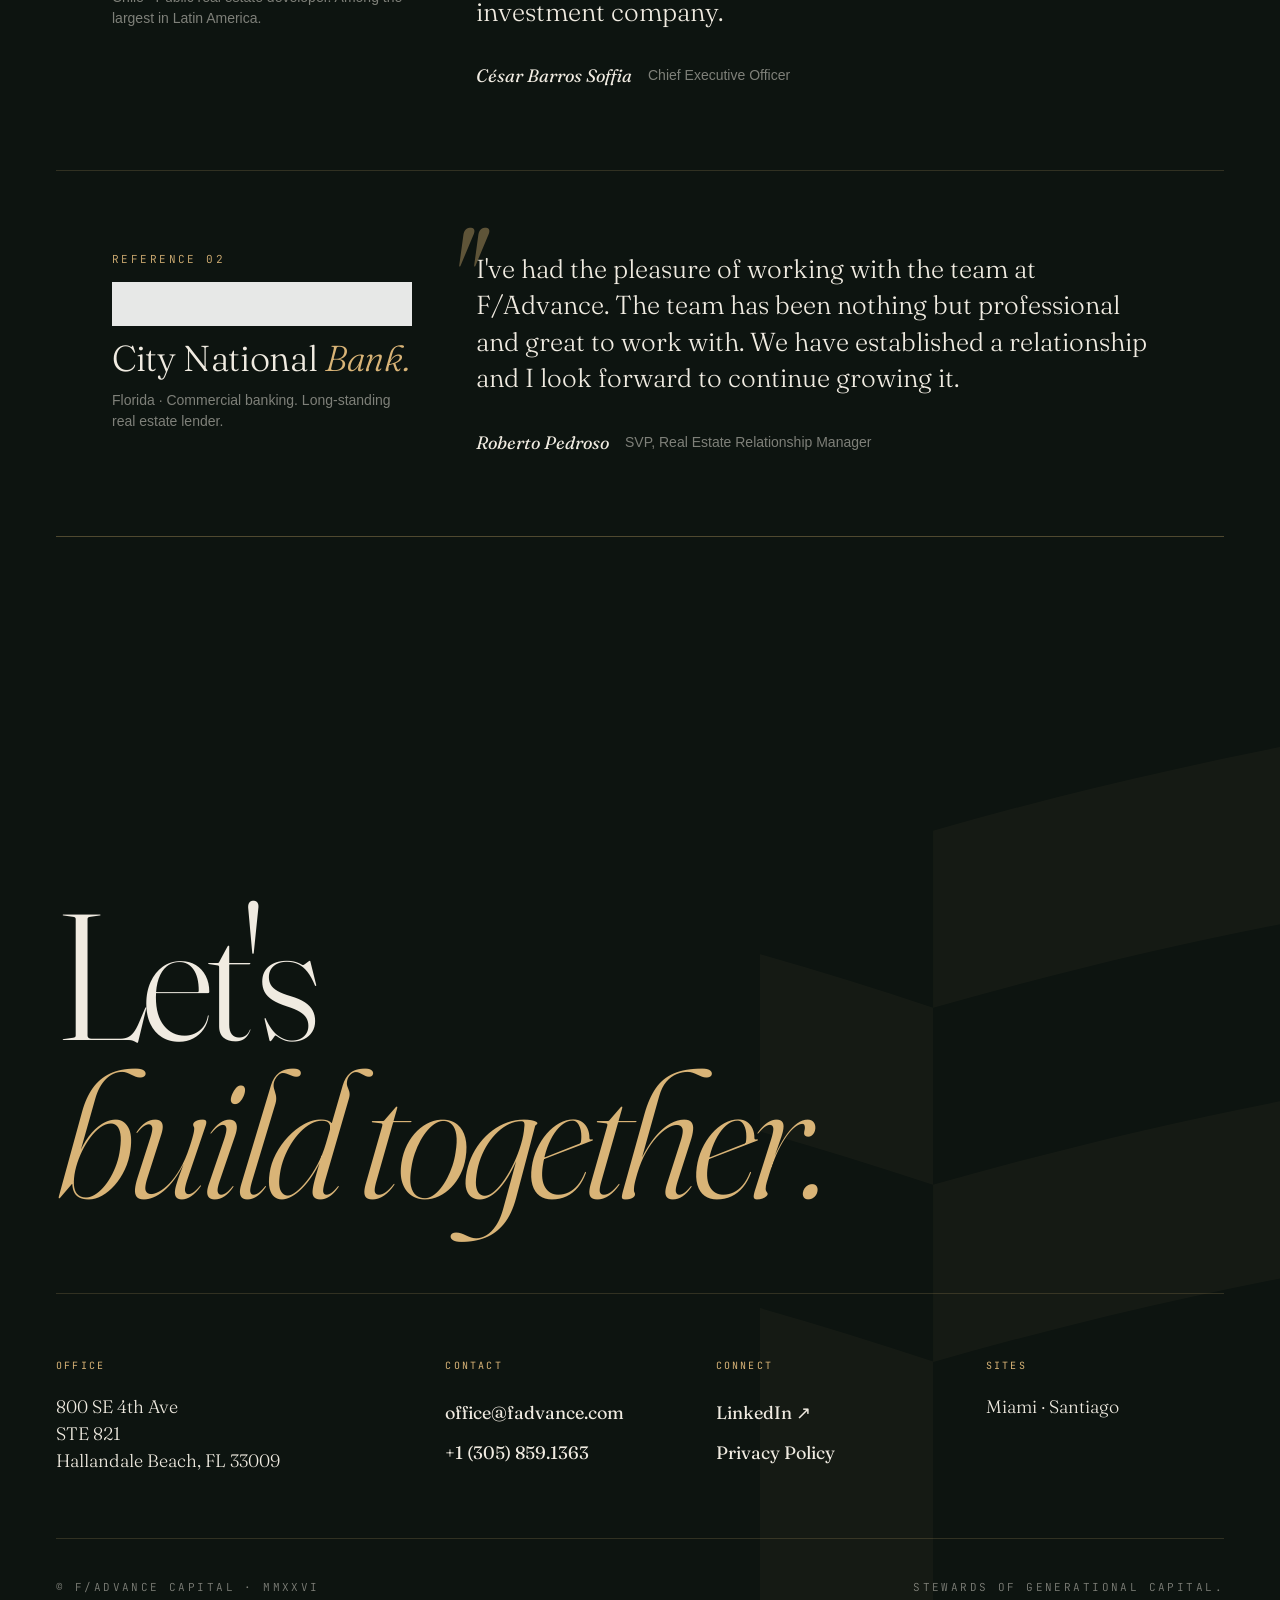
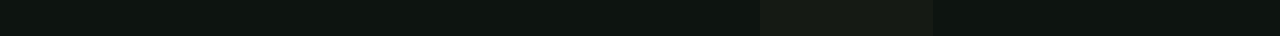
<file: versions/03-creative.html>
<!doctype html>
<html lang="en">
<head>
<meta charset="utf-8" />
<title>F/Advance — Building Generational Wealth</title>
<meta name="viewport" content="width=device-width, initial-scale=1" />
<link rel="preconnect" href="https://fonts.googleapis.com" />
<link rel="preconnect" href="https://fonts.gstatic.com" crossorigin />
<link href="https://fonts.googleapis.com/css2?family=Fraunces:ital,opsz,wght@0,9..144,300;0,9..144,400;1,9..144,300;1,9..144,400&family=JetBrains+Mono:wght@300;400&display=swap" rel="stylesheet" />
<style>
  :root{
    --bg:#0d1410;
    --bg-2:#131a15;
    --paper:#f0ebe1;
    --ink:#0d1410;
    --gold:#d9b477;
    --gold-bright:#e6c896;
    --green-lt:#3a4a3d;
    --green:#1f2a22;
    --line:rgba(217,180,119,0.18);
    --line-strong:rgba(217,180,119,0.4);
    --mute:rgba(240,235,225,0.5);
    --container:1320px;
    --font-disp:"Fraunces", "Playfair Display", Georgia, serif;
    --font-sans:"Helvetica Neue", Helvetica, "Inter", system-ui, sans-serif;
    --font-mono:"JetBrains Mono", ui-monospace, Menlo, monospace;
  }
  *{box-sizing:border-box; margin:0; padding:0}
  html{scroll-behavior:smooth}
  html,body{background:var(--bg); color:var(--paper); font-family:var(--font-sans); -webkit-font-smoothing:antialiased; -moz-osx-font-smoothing:grayscale}
  body{font-weight:400; font-size:16px; line-height:1.55; overflow-x:hidden}
  a{color:inherit; text-decoration:none}
  img{display:block; max-width:100%}
  .container{max-width:var(--container); margin:0 auto; padding:0 56px}
  .mono{font-family:var(--font-mono); font-weight:300; font-size:11px; letter-spacing:0.22em; text-transform:uppercase}

  /* edge index — vertical section index left side */
  .edge{position:fixed; left:24px; top:50%; transform:translateY(-50%); z-index:30; display:flex; flex-direction:column; gap:14px}
  .edge a{display:flex; align-items:center; gap:10px; font-family:var(--font-mono); font-size:10px; letter-spacing:0.2em; text-transform:uppercase; color:var(--mute); transition:color .25s}
  .edge a::before{content:""; width:24px; height:1px; background:currentColor; opacity:0.4; transition:width .25s, opacity .25s}
  .edge a.active, .edge a:hover{color:var(--gold)}
  .edge a.active::before{width:40px; opacity:1}

  /* GRAIN noise overlay */
  body::before{content:""; position:fixed; inset:0; background-image:radial-gradient(rgba(255,255,255,0.012) 1px, transparent 1px); background-size:3px 3px; pointer-events:none; z-index:1; mix-blend-mode:overlay}

  /* NAV */
  .nav{position:fixed; top:0; left:0; right:0; z-index:50; padding:24px 0; transition:background .3s, padding .3s, backdrop-filter .3s}
  .nav.scrolled{background:rgba(13,20,16,0.78); backdrop-filter:saturate(150%) blur(14px); padding:16px 0; border-bottom:1px solid var(--line)}
  .nav-inner{display:flex; align-items:center; justify-content:space-between; max-width:var(--container); margin:0 auto; padding:0 56px}
  .brand{display:flex; align-items:center; gap:14px}
  .brand .sym{width:18px; height:auto}
  .brand .name{font-family:var(--font-mono); font-size:11px; letter-spacing:0.28em; text-transform:uppercase; color:var(--gold)}
  .nav-menu{display:flex; gap:8px; align-items:center}
  .nav-link{font-family:var(--font-mono); font-size:10px; letter-spacing:0.22em; text-transform:uppercase; padding:10px 14px; opacity:0.7; transition:opacity .2s}
  .nav-link:hover{opacity:1; color:var(--gold)}
  .nav-cta{font-family:var(--font-mono); font-size:10px; letter-spacing:0.22em; text-transform:uppercase; padding:10px 18px; border-radius:999px; border:1px solid var(--gold); color:var(--gold); margin-left:8px; transition:background .2s, color .2s}
  .nav-cta:hover{background:var(--gold); color:var(--bg)}
  .nav-toggle{display:none; flex-direction:column; gap:5px; width:44px; height:44px; align-items:center; justify-content:center; background:transparent; border:0; cursor:pointer; padding:0; margin-right:-8px}
  .nav-toggle span{display:block; width:24px; height:1.5px; background:var(--gold); transition:transform .25s ease, opacity .2s ease}
  .nav-toggle[aria-expanded="true"] span:nth-child(1){transform:translateY(6.5px) rotate(45deg)}
  .nav-toggle[aria-expanded="true"] span:nth-child(2){opacity:0}
  .nav-toggle[aria-expanded="true"] span:nth-child(3){transform:translateY(-6.5px) rotate(-45deg)}

  /* HERO */
  .hero{min-height:100vh; padding:140px 0 80px; position:relative; display:flex; align-items:center}
  .hero-grid{display:grid; grid-template-columns:1fr 360px; gap:64px; align-items:end; width:100%}
  .hero-eyebrow{display:flex; align-items:center; gap:14px; margin-bottom:48px; color:var(--gold)}
  .hero-eyebrow .dot{width:6px; height:6px; border-radius:50%; background:var(--gold); animation:pulse 2.2s ease-in-out infinite}
  @keyframes pulse{0%,100%{opacity:1; transform:scale(1)} 50%{opacity:0.5; transform:scale(0.7)}}
  .hero-display{font-family:var(--font-disp); font-weight:300; font-size:clamp(72px, 12vw, 196px); line-height:0.88; letter-spacing:-0.035em; color:var(--paper); margin-bottom:0; font-variation-settings:"opsz" 144}
  .hero-display .it{font-style:italic; color:var(--gold); font-weight:400}
  .hero-display .strike{position:relative; display:inline-block; padding-right:0.06em}
  .hero-side{display:flex; flex-direction:column; gap:32px; padding-left:32px; border-left:1px solid var(--line)}
  .hero-side p{font-family:var(--font-disp); font-style:italic; font-size:20px; line-height:1.4; color:var(--paper); opacity:0.85; font-weight:300}
  .hero-stats{display:grid; grid-template-columns:1fr 1fr; gap:24px; margin-top:8px}
  .hero-stat .v{font-family:var(--font-disp); font-size:42px; line-height:1; color:var(--gold); font-weight:300; letter-spacing:-0.02em}
  .hero-stat .l{margin-top:8px; color:var(--mute)}
  .hero-cta{display:flex; gap:12px; margin-top:16px}
  .btn{display:inline-flex; align-items:center; gap:12px; padding:16px 22px; border-radius:999px; font-family:var(--font-mono); font-size:11px; letter-spacing:0.22em; text-transform:uppercase; transition:all .25s; cursor:pointer; border:1px solid var(--gold); color:var(--gold)}
  .btn:hover{background:var(--gold); color:var(--bg)}
  .btn.primary{background:var(--gold); color:var(--bg)}
  .btn.primary:hover{background:var(--gold-bright); border-color:var(--gold-bright)}

  /* Hero background — giant F symbol */
  .hero-bg{position:absolute; right:-120px; bottom:-80px; width:780px; opacity:0.05; pointer-events:none; z-index:0}
  .hero-bg img{width:100%}

  /* hero hairline meta strip */
  .strip-meta{display:flex; gap:48px; padding:24px 0; border-top:1px solid var(--line); border-bottom:1px solid var(--line); margin-top:80px; align-items:center; flex-wrap:wrap}
  .strip-meta > div{display:flex; align-items:center; gap:10px}
  .strip-meta .mono{color:var(--mute)}
  .strip-meta .val{font-family:var(--font-disp); font-style:italic; color:var(--gold); font-size:17px}

  /* SECTION — paper inversion */
  .section{padding:200px 0; position:relative; z-index:2}
  .invert{background:var(--paper); color:var(--ink)}
  .invert .mono{color:rgba(13,20,16,0.5)}
  .invert .gold{color:#a67d2f}
  .invert .line{background:rgba(13,20,16,0.14)}

  .lead{display:grid; grid-template-columns:100px 1fr 1fr; gap:48px; margin-bottom:140px; align-items:start}
  .lead .num{font-family:var(--font-disp); font-style:italic; font-size:120px; line-height:0.8; color:var(--gold); font-weight:300}
  .lead h2{font-family:var(--font-disp); font-size:clamp(48px, 6.5vw, 96px); line-height:0.96; letter-spacing:-0.025em; font-weight:300; max-width:780px}
  .lead h2 .it{font-style:italic; color:#a67d2f}
  .lead .right{padding-top:40px}
  .lead .right p{font-family:var(--font-disp); font-style:italic; font-size:24px; line-height:1.35; max-width:380px}

  /* ABOUT - asymmetric */
  .pillars{display:grid; grid-template-columns:repeat(12, 1fr); gap:32px}
  .pillar{display:flex; flex-direction:column; gap:24px; padding:48px 32px; border-top:1px solid rgba(13,20,16,0.18); position:relative}
  .p-a{grid-column:1/span 6; margin-top:0}
  .p-b{grid-column:7/span 6; margin-top:120px}
  .p-c{grid-column:2/span 5; margin-top:80px}
  .p-d{grid-column:8/span 5; margin-top:0}
  .pillar .mono{color:#a67d2f}
  .pillar h3{font-family:var(--font-disp); font-size:40px; line-height:1.05; letter-spacing:-0.015em; font-weight:300; max-width:380px}
  .pillar h3 .it{font-style:italic; color:#a67d2f}
  .pillar p{font-size:16px; line-height:1.55; max-width:380px; color:rgba(13,20,16,0.7)}

  /* MANIFESTO / STRIP */
  .manifesto{background:var(--bg-2); padding:200px 0; text-align:center; position:relative; overflow:hidden}
  .manifesto::before{content:""; position:absolute; inset:0; background:radial-gradient(circle at 50% 30%, rgba(217,180,119,0.1), transparent 60%)}
  .manifesto-inner{position:relative; z-index:2; max-width:1100px; margin:0 auto; padding:0 56px}
  .manifesto h2{font-family:var(--font-disp); font-size:clamp(48px, 7vw, 124px); line-height:0.95; letter-spacing:-0.025em; font-weight:300}
  .manifesto h2 .it{font-style:italic; color:var(--gold)}
  .manifesto .quote{font-family:var(--font-disp); font-style:italic; font-size:22px; max-width:600px; margin:48px auto 0; opacity:0.6; line-height:1.4}

  /* CRITERIA */
  .crit{display:grid; grid-template-columns:1fr 1fr 1fr; gap:0; margin-top:80px; border-top:1px solid var(--line); border-bottom:1px solid var(--line)}
  .crit-cell{padding:64px 32px; border-right:1px solid var(--line); display:flex; flex-direction:column; gap:32px; position:relative; transition:background .25s}
  .crit-cell:last-child{border-right:none}
  .crit-cell:hover{background:rgba(217,180,119,0.04)}
  .crit-cell .mono{color:var(--gold)}
  .crit-cell h4{font-family:var(--font-disp); font-size:56px; line-height:1; font-weight:300; letter-spacing:-0.02em}
  .crit-cell h4 .it{font-style:italic; color:var(--gold)}
  .crit-cell p{font-size:16px; line-height:1.5; opacity:0.7; max-width:280px}

  /* REFERENCES — magazine spread */
  .ref-spread{margin-top:80px; display:grid; gap:1px; background:var(--line); border-top:1px solid var(--line); border-bottom:1px solid var(--line)}
  .ref-card{background:var(--bg); padding:80px 56px; display:grid; grid-template-columns:300px 1fr; gap:64px; align-items:start; position:relative; transition:background .3s; cursor:pointer}
  .ref-card:hover{background:var(--bg-2)}
  .ref-card .firm{display:flex; flex-direction:column; gap:14px}
  .ref-card .firm .mono{color:var(--gold)}
  .ref-card .firm .name{font-family:var(--font-disp); font-size:36px; line-height:1; font-weight:300; letter-spacing:-0.01em}
  .ref-card .firm .name .it{font-style:italic; color:var(--gold)}
  .ref-card .firm .desc{color:var(--mute); font-size:14px; line-height:1.5}
  .ref-card .body{position:relative}
  .ref-card .quote-mark{position:absolute; left:-32px; top:-32px; font-family:var(--font-disp); font-style:italic; font-size:120px; color:var(--gold); opacity:0.4; line-height:1}
  .ref-card blockquote{font-family:var(--font-disp); font-size:26px; line-height:1.4; font-weight:300; max-width:760px}
  .ref-card .by{margin-top:32px; display:flex; gap:16px; align-items:center}
  .ref-card .by .who{font-family:var(--font-disp); font-style:italic; font-size:18px}
  .ref-card .by .role{color:var(--mute); font-size:14px}

  /* FOOTER */
  .footer{padding:160px 0 40px; position:relative; overflow:hidden}
  .footer-display{font-family:var(--font-disp); font-size:clamp(72px, 14vw, 220px); line-height:0.88; letter-spacing:-0.035em; font-weight:300; padding-bottom:80px; border-bottom:1px solid var(--line)}
  .footer-display .it{font-style:italic; color:var(--gold)}
  .footer-grid{display:grid; grid-template-columns:1.5fr 1fr 1fr 1fr; gap:32px; padding:64px 0; align-items:start}
  .footer-col h5{font-family:var(--font-mono); font-size:10px; letter-spacing:0.22em; text-transform:uppercase; color:var(--gold); font-weight:400; margin-bottom:20px}
  .footer-col a{display:block; padding:6px 0; font-family:var(--font-disp); font-size:18px; transition:color .2s}
  .footer-col a:hover{color:var(--gold)}
  .footer-col p{font-family:var(--font-disp); font-size:18px; line-height:1.5; font-weight:300}
  .footer-bottom{display:flex; justify-content:space-between; align-items:flex-end; padding-top:40px; border-top:1px solid var(--line); gap:32px}
  .footer-bottom .mono{color:var(--mute)}
  .footer-symbol{position:absolute; right:-80px; bottom:-80px; width:600px; opacity:0.04}

  @media (max-width:1024px){
    .pillars{grid-template-columns:1fr}
    .p-a,.p-b,.p-c,.p-d{grid-column:1/-1; margin-top:0}
    .crit, .hero-grid, .lead, .ref-card, .footer-grid{grid-template-columns:1fr; gap:32px}
    .edge{display:none}
  }
  @media (max-width:760px){
    .container{padding:0 24px}
    .nav-inner{padding:0 24px}
    .nav-toggle{display:flex}
    .nav-menu{position:absolute; top:100%; left:0; right:0; flex-direction:column; align-items:stretch; gap:0; background:var(--bg-2); padding:8px 0; border-top:1px solid var(--line); border-bottom:1px solid var(--line); box-shadow:0 18px 36px -22px rgba(0,0,0,0.6); display:none}
    .nav-menu.open{display:flex}
    .nav-link{padding:15px 24px; opacity:0.95}
    .nav-cta{margin:10px 24px 12px; text-align:center}
    .hero{min-height:auto; padding:116px 0 64px; overflow:hidden}
    .hero-display{font-size:clamp(40px, 12.5vw, 60px)}
    .hero-side{padding-left:0; border-left:0}
    .section{padding:96px 0}
    .lead{margin-bottom:64px}
    .lead .num{font-size:72px}
    .manifesto{padding:120px 0}
    .crit{grid-template-columns:1fr}
    .crit-cell{padding:36px 0 !important; border-right:none !important; min-width:0}
    .crit-cell + .crit-cell{border-top:1px solid var(--line)}
    .crit-cell h4{font-size:30px}
    .ref-card{padding:48px 24px !important; min-width:0}
    .ref-card .quote-mark{display:none}
    .footer-display{font-size:clamp(42px, 12vw, 72px)}
    .strip-meta{gap:16px 24px}
    .hero-display, .lead h2, .manifesto h2, .footer-display, .crit-cell h4, .pillar h3, .ref-card blockquote, .ref-card .firm .name{overflow-wrap:break-word}
  }
</style>
</head>
<body>

<nav class="edge" id="edge">
  <a href="#about" data-i="01">About</a>
  <a href="#criteria" data-i="02">Criteria</a>
  <a href="#manifesto" data-i="03">Philosophy</a>
  <a href="#reference" data-i="04">Reference</a>
</nav>

<header class="nav" id="nav">
  <div class="nav-inner">
    <a href="#" class="brand">
      <img class="sym" src="../assets/symbol-gold.svg" alt=""/>
      <span class="name">F/Advance · 2010</span>
    </a>
    <nav class="nav-menu" id="navMenu">
      <a class="nav-link" href="#about">About</a>
      <a class="nav-link" href="#criteria">Criteria</a>
      <a class="nav-link" href="#reference">Reference</a>
      <a class="nav-cta" href="mailto:office@fadvance.com">Get in touch →</a>
    </nav>
    <button class="nav-toggle" id="navToggle" aria-label="Open menu" aria-expanded="false" aria-controls="navMenu">
      <span></span><span></span><span></span>
    </button>
  </div>
</header>

<section class="hero">
  <div class="hero-bg" aria-hidden="true"><img src="../assets/symbol-gold.svg" alt=""/></div>
  <div class="container" style="position:relative; z-index:2">
    <div class="hero-grid">
      <div>
        <div class="hero-eyebrow">
          <span class="dot"></span>
          <span class="mono">Private Equity · Real Estate · Miami</span>
        </div>
        <h1 class="hero-display">Building<br/><span class="it">generational</span><br/>wealth.</h1>
      </div>
      <aside class="hero-side">
        <p>"We invest the way we would want our own capital invested — patiently, with intent, and with full alignment."</p>
        <div class="hero-stats">
          <div class="hero-stat">
            <div class="v">25<span style="font-size:0.55em; color:var(--paper); opacity:0.6">yrs</span></div>
            <div class="l mono">Experience</div>
          </div>
          <div class="hero-stat">
            <div class="v">2</div>
            <div class="l mono">Core markets</div>
          </div>
          <div class="hero-stat">
            <div class="v">$30M<span style="font-size:0.5em; color:var(--paper); opacity:0.6">+</span></div>
            <div class="l mono">Deal ceiling</div>
          </div>
          <div class="hero-stat">
            <div class="v">3</div>
            <div class="l mono">Asset classes</div>
          </div>
        </div>
        <div class="hero-cta">
          <a class="btn primary" href="mailto:office@fadvance.com">Contact <span>↗</span></a>
          <a class="btn" href="#about">About us</a>
        </div>
      </aside>
    </div>

    <div class="strip-meta">
      <div><span class="mono">EST</span><span class="val">2010</span></div>
      <div><span class="mono">HQ</span><span class="val">Miami · FL</span></div>
      <div><span class="mono">FOCUS</span><span class="val">Multifamily · Retail · Industrial</span></div>
      <div><span class="mono">CHECK</span><span class="val">$5M — $30M+</span></div>
      <div style="margin-left:auto"><span class="mono">SINCE</span><span class="val">15+ years operating</span></div>
    </div>
  </div>
</section>

<section id="about" class="section invert">
  <div class="container">
    <div class="lead">
      <div class="num">01</div>
      <h2>A private equity real‑estate firm <span class="it">based in Miami.</span></h2>
      <div class="right">
        <p>Twenty‑five years of compounding insight across cycles, sectors, and geographies — channeled into a focused, hands‑on approach.</p>
      </div>
    </div>

    <div class="pillars">
      <div class="pillar p-a">
        <div class="mono">01 · Experience</div>
        <h3>Across <span class="it">multiple cycles.</span></h3>
        <p>Our team has over 25 years of real estate investing and capital structure experience.</p>
      </div>
      <div class="pillar p-b">
        <div class="mono">02 · What we do</div>
        <h3>Commercial real estate, <span class="it">end to end.</span></h3>
        <p>Acquisitions and management of commercial real estate assets — from sourcing to disposition.</p>
      </div>
      <div class="pillar p-c">
        <div class="mono">03 · Where</div>
        <h3>Florida &amp; <span class="it">Chile.</span></h3>
        <p>Primary markets in Florida, US and Santiago de Chile, Chile — two markets we understand deeply.</p>
      </div>
      <div class="pillar p-d">
        <div class="mono">04 · Why</div>
        <h3>Capital <span class="it">preservation</span> first.</h3>
        <p>Our philosophy: protect investor capital, then grow it. Every decision begins there.</p>
      </div>
    </div>
  </div>
</section>

<section id="manifesto" class="manifesto">
  <div class="manifesto-inner">
    <div class="mono" style="color:var(--gold); margin-bottom:48px">Philosophy</div>
    <h2>Capital preservation. <span class="it">Then growth.</span></h2>
    <p class="quote">"Our role is to be the careful steward of capital — to compound it through patient, disciplined acquisitions in markets we understand intimately."</p>
  </div>
</section>

<section id="criteria" class="section">
  <div class="container">
    <div class="lead" style="margin-bottom:80px">
      <div class="num" style="color:var(--gold)">02</div>
      <h2 style="color:var(--paper)">What we <span class="it" style="color:var(--gold)">look for.</span></h2>
      <div class="right">
        <p style="color:var(--paper); opacity:0.7">Narrow focus, clear thresholds. We move quickly when an opportunity meets the framework.</p>
      </div>
    </div>

    <div class="crit">
      <div class="crit-cell">
        <div class="mono">A · Asset class</div>
        <h4>Multifamily, <span class="it">retail,</span> &amp; industrial.</h4>
        <p>Income‑producing commercial real estate with proven cash flow or clear path to it.</p>
      </div>
      <div class="crit-cell">
        <div class="mono">B · Strategy</div>
        <h4>Opportunistic <span class="it">to value‑add.</span></h4>
        <p>Core assets, opportunistic plays, value‑add or reposition — where execution moves the needle.</p>
      </div>
      <div class="crit-cell">
        <div class="mono">C · Deal size</div>
        <h4>$5M <span class="it">— $30M+</span></h4>
        <p>Sized to lead or significantly anchor — small enough to add value, large enough to matter.</p>
      </div>
    </div>
  </div>
</section>

<section id="reference" class="section" style="padding-top:0">
  <div class="container">
    <div class="lead" style="margin-bottom:0">
      <div class="num" style="color:var(--gold)">03</div>
      <h2 style="color:var(--paper)">What partners <span class="it" style="color:var(--gold)">say.</span></h2>
      <div class="right">
        <p style="color:var(--paper); opacity:0.7">Long‑standing relationships across operators and lenders.</p>
      </div>
    </div>

    <div class="ref-spread">
      <a class="ref-card" href="https://www.paz.cl/" target="_blank" rel="noopener">
        <div class="firm">
          <span class="mono">Reference 01</span>
          <img src="../assets/logo-paz.png" alt="PAZ" style="max-height:44px; width:auto; filter:brightness(0) invert(1); opacity:0.9"/>
          <span class="name">PAZ <span class="it">Corp.</span></span>
          <span class="desc">Chile · Public real estate developer. Among the largest in Latin America.</span>
        </div>
        <div class="body">
          <span class="quote-mark">"</span>
          <blockquote>We have been nicely impressed with the firm's level of professionalism and, more importantly, their ability to perform as agreed. We would recommend them for any real estate transaction and regard them as a highly qualified investment company.</blockquote>
          <div class="by">
            <div class="who">César Barros Soffia</div>
            <div class="role">Chief Executive Officer</div>
          </div>
        </div>
      </a>
      <a class="ref-card" href="https://www.citynational.com/" target="_blank" rel="noopener">
        <div class="firm">
          <span class="mono">Reference 02</span>
          <img src="../assets/logo-cnb.png" alt="City National Bank" style="max-height:44px; width:auto; filter:brightness(0) invert(1); opacity:0.9"/>
          <span class="name">City National <span class="it">Bank.</span></span>
          <span class="desc">Florida · Commercial banking. Long‑standing real estate lender.</span>
        </div>
        <div class="body">
          <span class="quote-mark">"</span>
          <blockquote>I've had the pleasure of working with the team at F/Advance. The team has been nothing but professional and great to work with. We have established a relationship and I look forward to continue growing it.</blockquote>
          <div class="by">
            <div class="who">Roberto Pedroso</div>
            <div class="role">SVP, Real Estate Relationship Manager</div>
          </div>
        </div>
      </a>
    </div>
  </div>
</section>

<footer class="footer">
  <img class="footer-symbol" src="../assets/symbol-gold.svg" alt="" aria-hidden="true"/>
  <div class="container" style="position:relative; z-index:2">
    <div class="footer-display">Let's<br/><span class="it">build together.</span></div>
    <div class="footer-grid">
      <div class="footer-col">
        <h5>Office</h5>
        <p>800 SE 4th Ave<br/>STE 821<br/>Hallandale Beach, FL 33009</p>
      </div>
      <div class="footer-col">
        <h5>Contact</h5>
        <a href="mailto:office@fadvance.com">office@fadvance.com</a>
        <a href="tel:+13058591363">+1 (305) 859.1363</a>
      </div>
      <div class="footer-col">
        <h5>Connect</h5>
        <a href="https://www.linkedin.com/company/f-advance-capital/" target="_blank" rel="noopener">LinkedIn ↗</a>
        <a href="#">Privacy Policy</a>
      </div>
      <div class="footer-col">
        <h5>Sites</h5>
        <p>Miami · Santiago</p>
      </div>
    </div>
    <div class="footer-bottom">
      <div class="mono">© F/Advance Capital · MMXXVI</div>
      <div class="mono">Stewards of generational capital.</div>
    </div>
  </div>
</footer>

<script>
  const nav = document.getElementById('nav');
  const onScroll = () => nav.classList.toggle('scrolled', window.scrollY > 8);
  window.addEventListener('scroll', onScroll, {passive:true}); onScroll();

  // edge active section
  const edge = document.querySelectorAll('.edge a');
  const sections = ['#about', '#criteria', '#manifesto', '#reference'].map(s => document.querySelector(s));
  const eo = new IntersectionObserver((entries) => {
    entries.forEach(e => {
      if(e.isIntersecting){
        const id = '#' + e.target.id;
        edge.forEach(a => a.classList.toggle('active', a.getAttribute('href') === id));
      }
    });
  }, {threshold:0.35});
  sections.forEach(s => s && eo.observe(s));

  const navToggle = document.getElementById('navToggle');
  const navMenu = document.getElementById('navMenu');
  if(navToggle && navMenu){
    navToggle.addEventListener('click', () => {
      const open = navMenu.classList.toggle('open');
      navToggle.setAttribute('aria-expanded', open ? 'true' : 'false');
    });
    navMenu.querySelectorAll('a').forEach(a => a.addEventListener('click', () => {
      navMenu.classList.remove('open');
      navToggle.setAttribute('aria-expanded', 'false');
    }));
  }
</script>

</body>
</html>
</file>
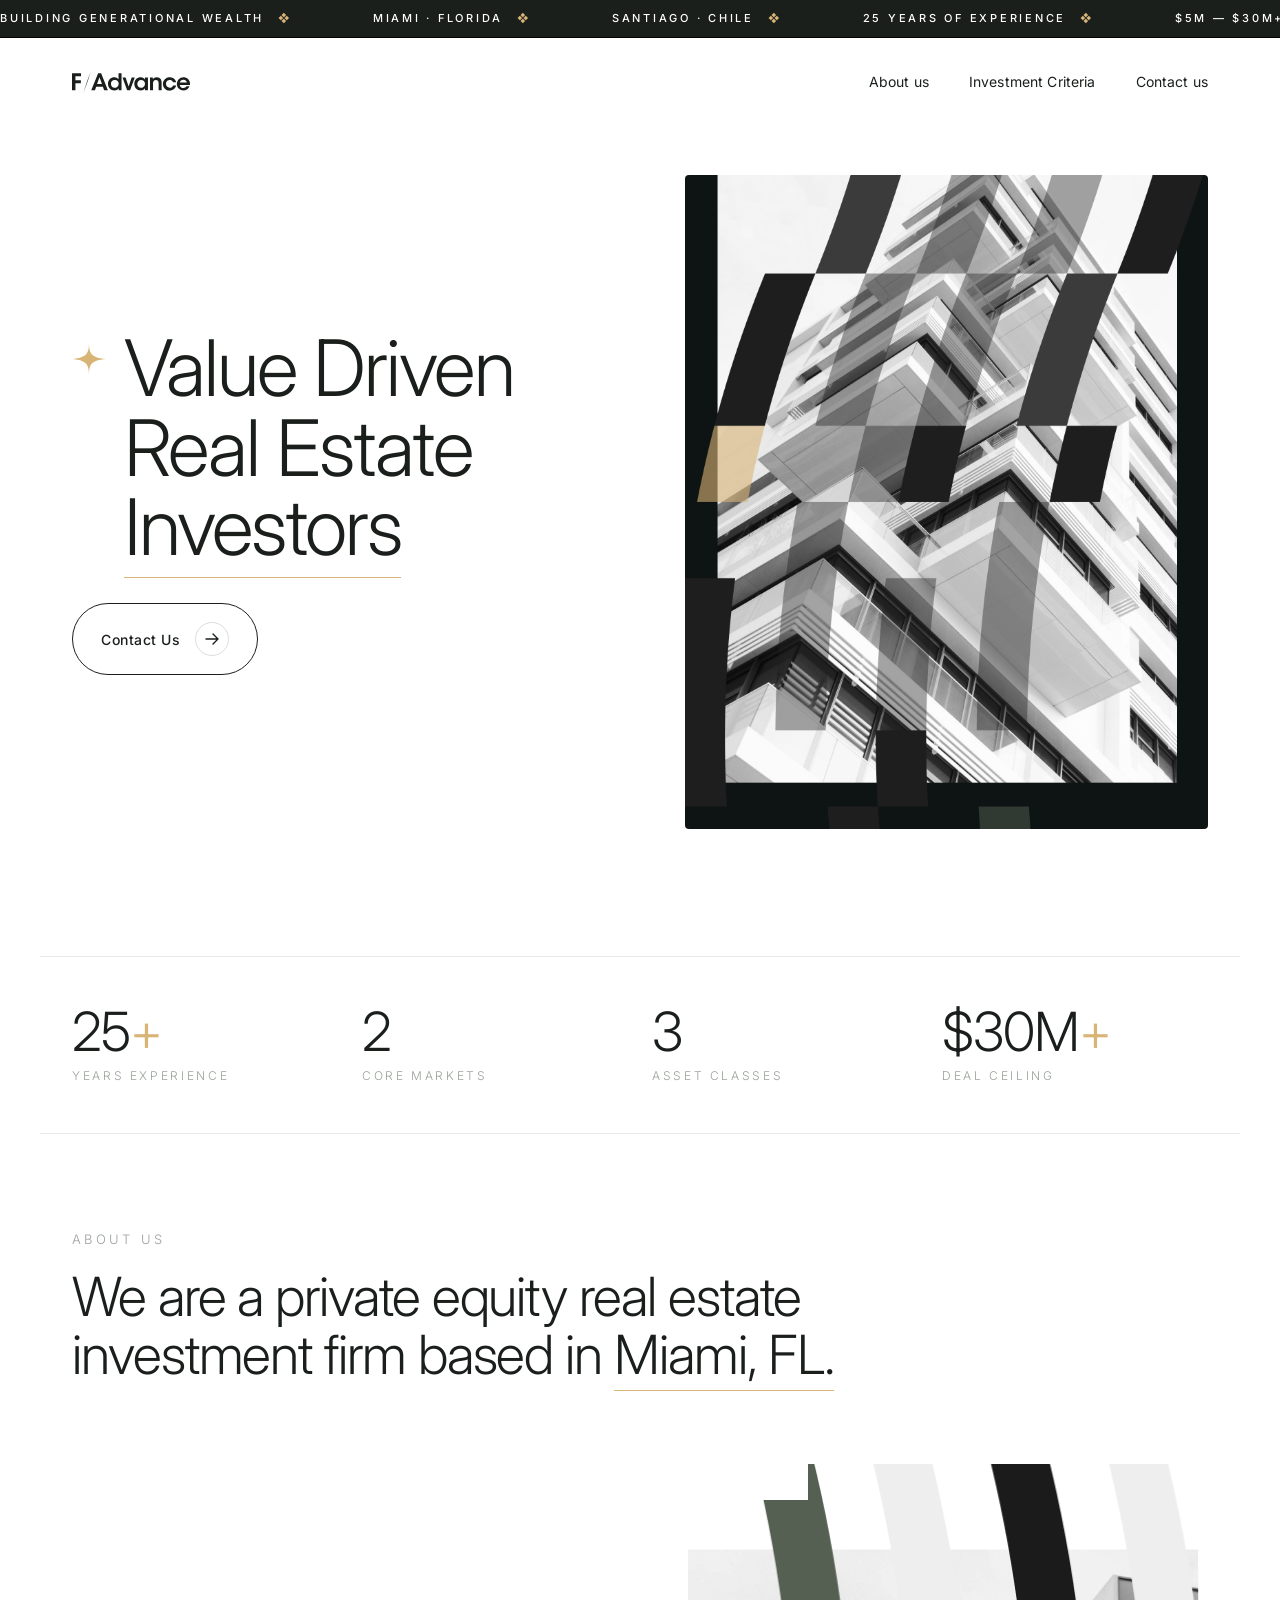
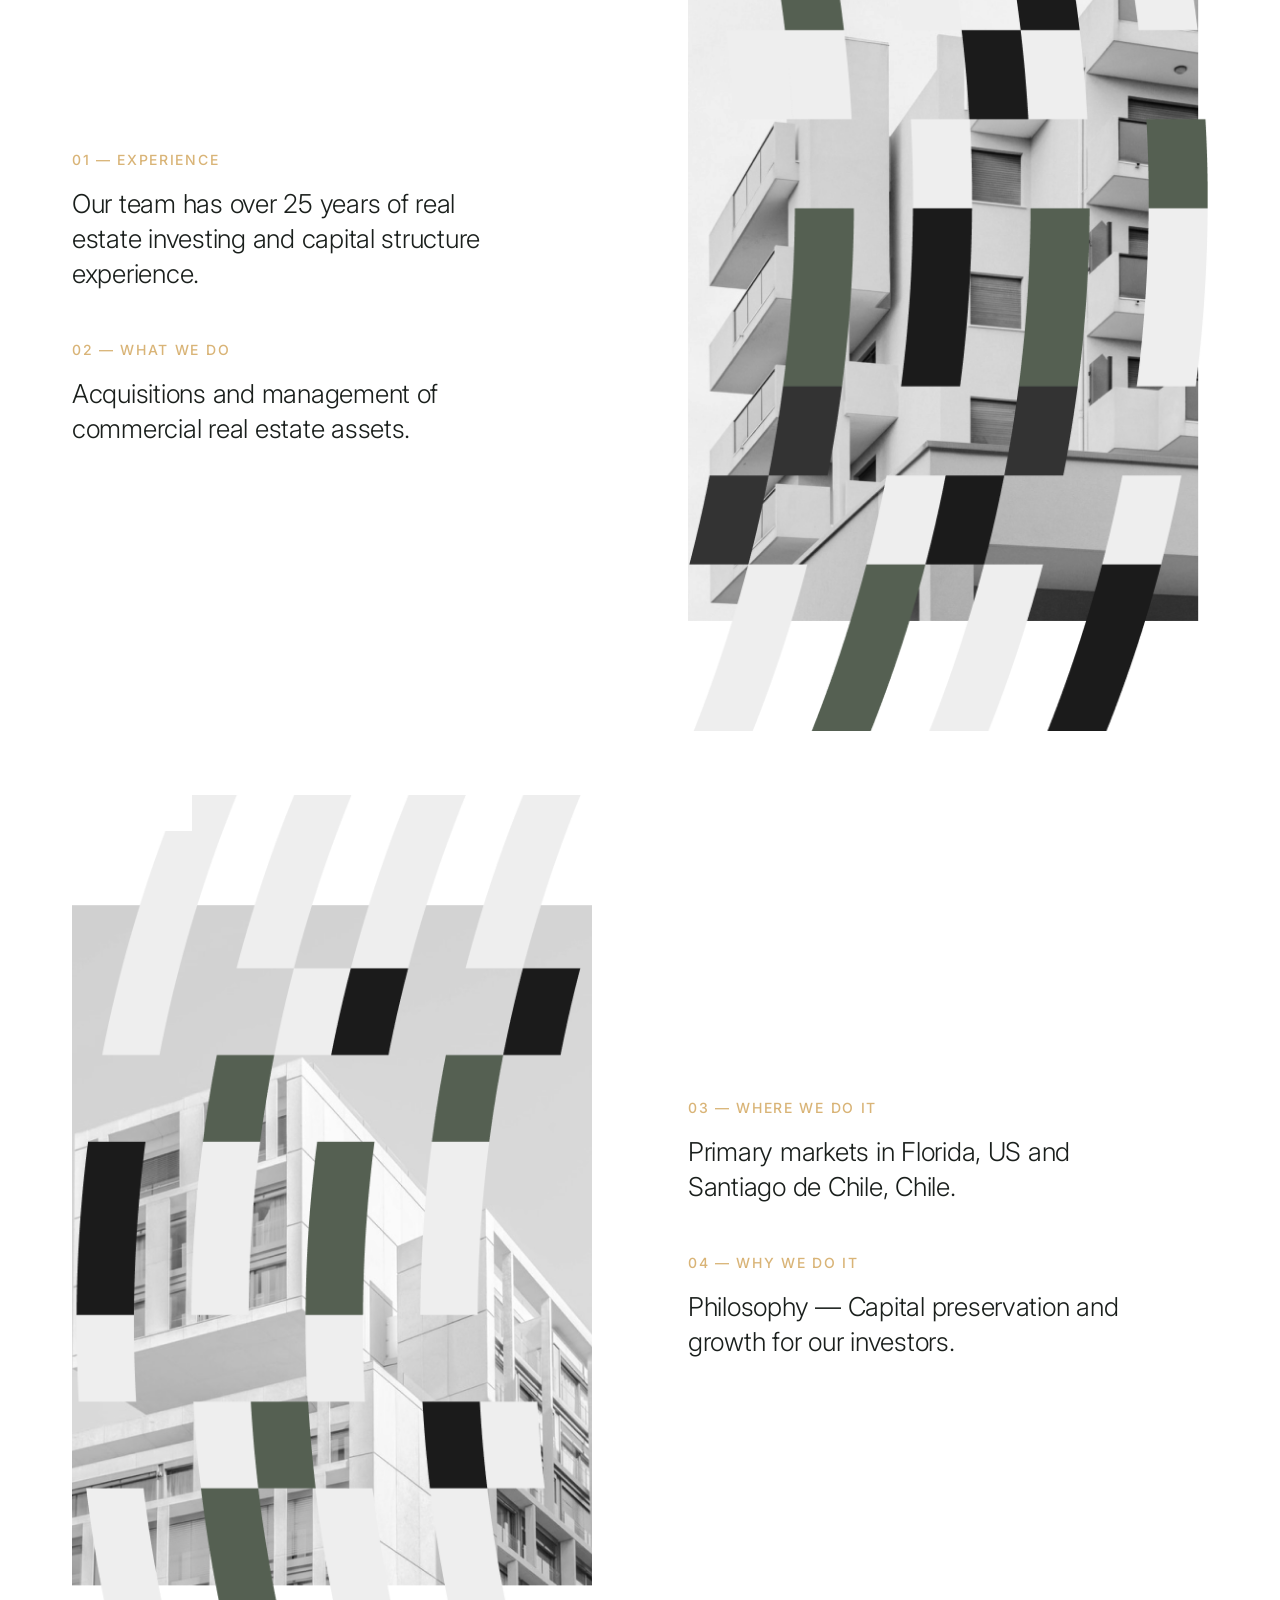
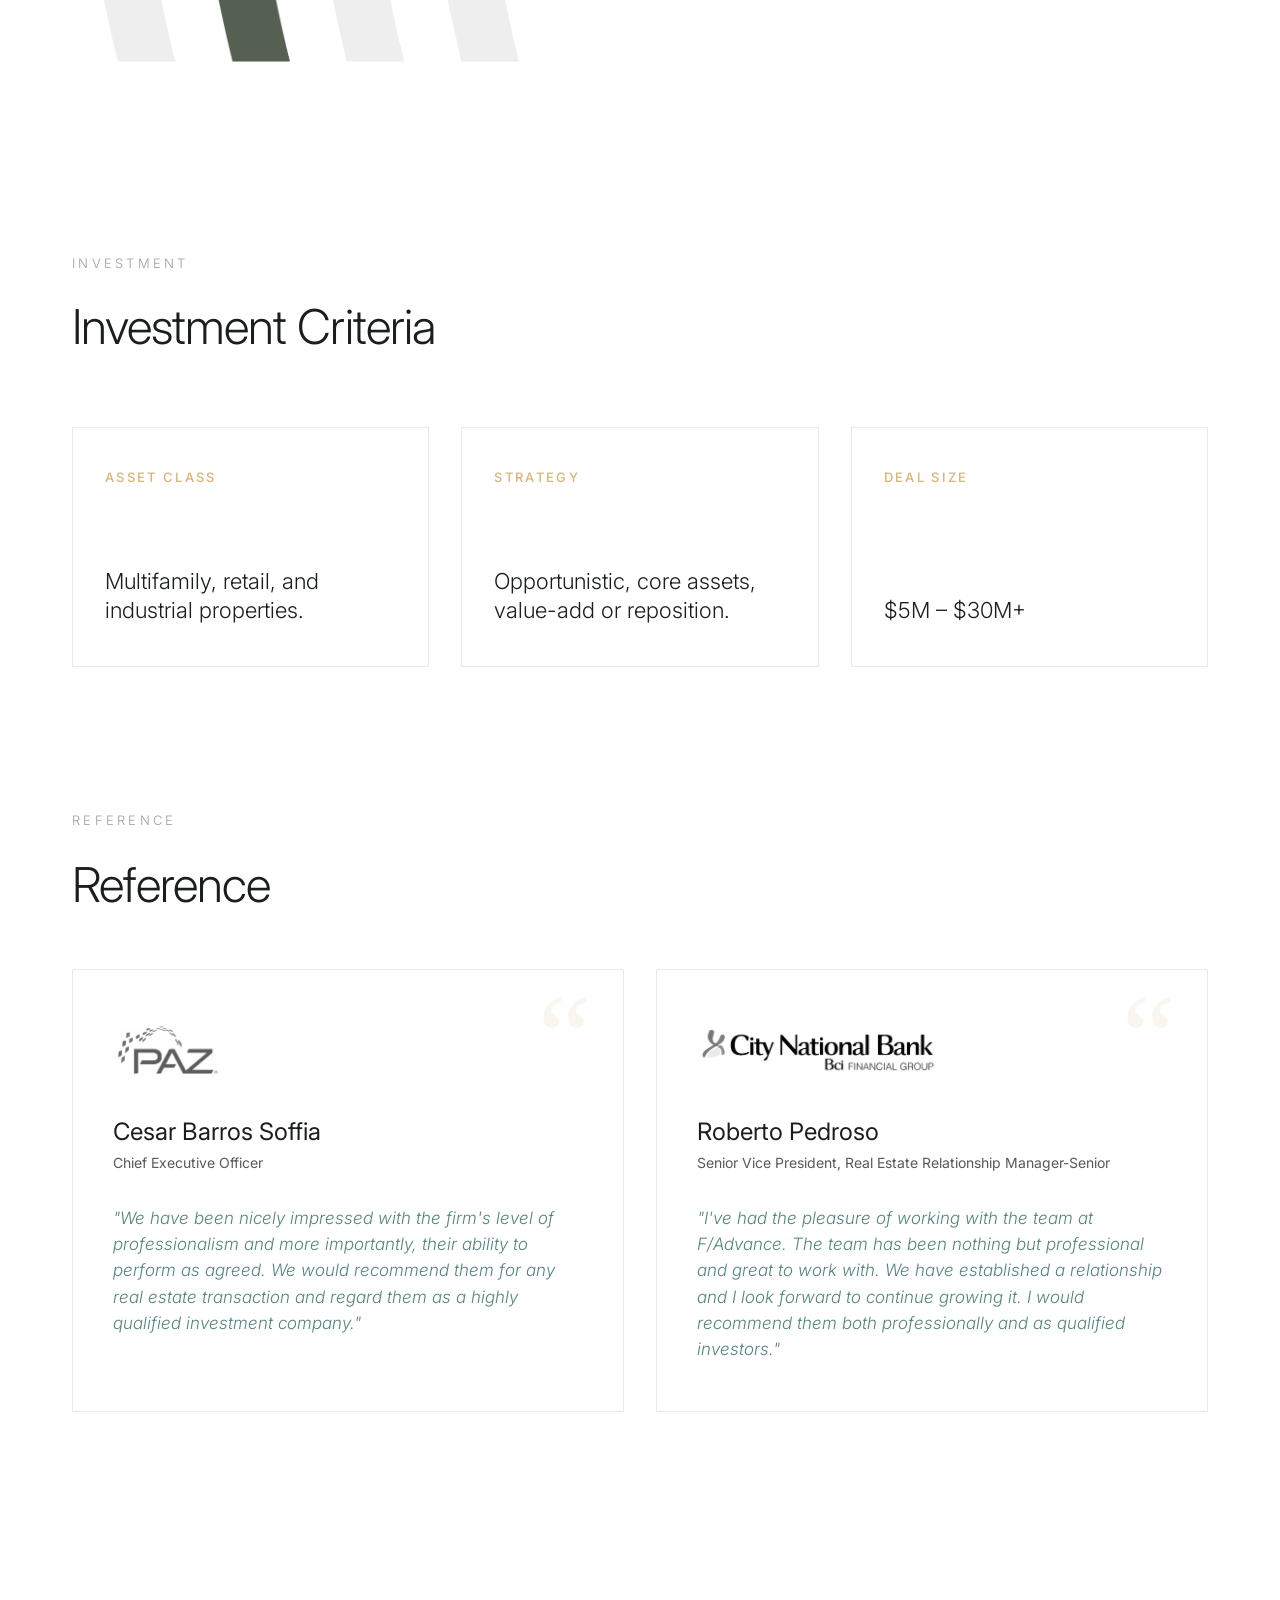
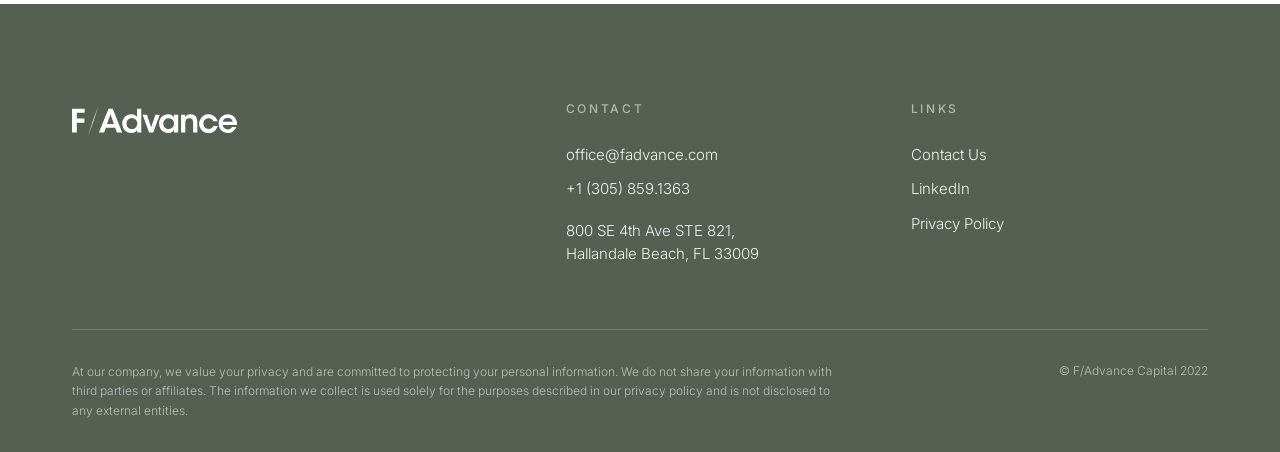
<file: versions/04-original-plus.html>
<!doctype html>
<html lang="en">
<head>
<meta charset="utf-8" />
<title>F/Advance — Value Driven Real Estate Investors (Enhanced)</title>
<meta name="viewport" content="width=device-width, initial-scale=1" />
<meta name="description" content="We are a private equity real estate investment firm based in Miami, FL." />
<link rel="preconnect" href="https://fonts.googleapis.com" />
<link rel="preconnect" href="https://fonts.gstatic.com" crossorigin />
<link href="https://fonts.googleapis.com/css2?family=Inter:wght@200;300;400;500;600;700;800&display=swap" rel="stylesheet" />
<style>
  :root{
    --bg: #ffffff;
    --ink: #1a1f1c;
    --ink-soft: #555b54;
    --muted: #9aa19a;
    --line: #e7eae6;
    --gold: #d9b477;
    --gold-soft: #e6d2ad;
    --green: #556052;
    --green-deep: #2f3a31;
    --testimonial: #53847d;
    --container: 1200px;
  }
  *{box-sizing:border-box; margin:0; padding:0}
  html,body{background:var(--bg); color:var(--ink); font-family:'Inter', -apple-system, BlinkMacSystemFont, sans-serif; -webkit-font-smoothing:antialiased; -moz-osx-font-smoothing:grayscale}
  body{font-weight:300; font-size:16px; line-height:1.5}
  a{color:inherit; text-decoration:none}
  img{display:block; max-width:100%}
  .container{max-width:var(--container); margin:0 auto; padding:0 32px}

  /* announcement bar */
  .bar{background:var(--ink); color:#fff; overflow:hidden; border-bottom:1px solid #000}
  .bar-track{display:flex; gap:80px; padding:10px 0; white-space:nowrap; animation:marquee 32s linear infinite; font-family:'Inter', sans-serif; font-size:11px; letter-spacing:0.25em; text-transform:uppercase; font-weight:500}
  .bar-track span{display:inline-flex; align-items:center; gap:14px}
  .bar-track span::after{content:"\2756"; color:var(--gold)}
  @keyframes marquee{from{transform:translateX(0)} to{transform:translateX(-50%)}}

  .nav{position:sticky; top:0; z-index:50; background:rgba(255,255,255,0.92); backdrop-filter:saturate(140%) blur(8px); border-bottom:1px solid transparent; transition:border-color .3s ease}
  .nav.scrolled{border-bottom-color:var(--line)}
  .nav-inner{display:flex; align-items:center; justify-content:space-between; gap:32px; height:88px; max-width:var(--container); margin:0 auto; padding:0 32px}
  .brand img{height:30px; width:auto}
  .nav-menu{display:flex; gap:40px}
  .nav-link{font-size:14px; font-weight:400; letter-spacing:0.01em; color:var(--ink); padding:8px 0; position:relative}
  .nav-link::after{content:""; position:absolute; left:0; right:100%; bottom:2px; height:1px; background:var(--gold); transition:right .3s ease}
  .nav-link:hover::after{right:0}
  .nav-toggle{display:none; flex-direction:column; gap:5px; width:44px; height:44px; align-items:center; justify-content:center; background:transparent; border:0; cursor:pointer; padding:0; margin-right:-8px}
  .nav-toggle span{display:block; width:24px; height:1.5px; background:var(--ink); transition:transform .25s ease, opacity .2s ease}
  .nav-toggle[aria-expanded="true"] span:nth-child(1){transform:translateY(6.5px) rotate(45deg)}
  .nav-toggle[aria-expanded="true"] span:nth-child(2){opacity:0}
  .nav-toggle[aria-expanded="true"] span:nth-child(3){transform:translateY(-6.5px) rotate(-45deg)}

  .hero{padding:48px 0 96px; position:relative; overflow:hidden}
  .hero::before{content:""; position:absolute; pointer-events:none; width:600px; height:600px; background:radial-gradient(circle, rgba(217,180,119,0.18), transparent 60%); top:var(--my,-200px); left:var(--mx,-200px); transform:translate(-50%,-50%); transition:opacity .3s; z-index:0}
  .hero > *{position:relative; z-index:1}
  .hero-grid{display:grid; grid-template-columns:1.05fr 1fr; gap:64px; align-items:center}
  .hero-title-wrap{display:flex; gap:18px; align-items:flex-start; margin-bottom:36px}
  .hero-star{width:34px; height:34px; flex-shrink:0; margin-top:14px}
  .hero-title{font-size:78px; line-height:1.02; font-weight:300; letter-spacing:-0.025em; color:var(--ink); text-wrap:balance}
  .hero-title em{font-style:normal; position:relative; white-space:nowrap}
  .hero-title em::after{content:""; position:absolute; left:0; right:0; bottom:-4px; height:1px; background:var(--gold)}
  .btn{display:inline-flex; align-items:center; gap:14px; padding:18px 28px; border:1px solid var(--ink); border-radius:48px; font-size:14px; font-weight:500; letter-spacing:0.04em; background:transparent; transition:all .25s ease; cursor:pointer}
  .btn{position:relative; will-change:transform}
  .btn:hover{background:var(--ink); color:#fff}
  .btn:active{transform:scale(0.97)}
  .btn-arrow{width:34px; height:34px; transition:transform .25s ease}
  .btn:hover .btn-arrow{transform:translateX(4px)}
  .hero-image{position:relative; aspect-ratio:4/5; border-radius:4px; overflow:hidden; background:#0e1413; will-change:transform}
  .hero-image:hover img{transform:scale(1.04)}
  .hero-image img{transition:transform .8s ease}
  .hero-image img{width:100%; height:100%; object-fit:cover}

  .section{padding:96px 0}
  .section-label{font-size:13px; letter-spacing:0.25em; text-transform:uppercase; color:var(--muted); margin-bottom:18px}
  .title-block{max-width:var(--container); margin:0 auto 80px; padding:0 32px}
  .heading-big{font-size:54px; line-height:1.08; font-weight:300; letter-spacing:-0.02em; max-width:1000px; text-wrap:balance}
  .heading-big em{font-style:normal; position:relative; white-space:nowrap}
  .heading-big em::after{content:""; position:absolute; left:0; right:0; bottom:-4px; height:1px; background:var(--gold)}

  .mission-grid{display:grid; grid-template-columns:1fr 1fr; gap:96px; align-items:center; margin-bottom:64px}
  .mission-grid:last-child{margin-bottom:0}
  .vision-content{margin-bottom:48px}
  .vision-content:last-child{margin-bottom:0}
  .mission-title{font-size:14px; letter-spacing:0.12em; text-transform:uppercase; color:var(--gold); font-weight:500; margin-bottom:16px}
  .mission-text{font-size:26px; line-height:1.35; font-weight:300; letter-spacing:-0.01em; color:var(--ink); max-width:440px}
  .mission-image-block{position:relative; aspect-ratio:3/5; border-radius:4px; overflow:hidden}
  .mission-image-block img{width:100%; height:100%; object-fit:cover}
  .white-bar-top{position:absolute; top:0; left:0; width:120px; height:36px; background:#fff}

  .criteria{padding:96px 0 0; position:relative; overflow:hidden}
  .criteria-h{font-size:48px; font-weight:300; letter-spacing:-0.02em; margin-bottom:64px}
  .criteria-grid{display:grid; grid-template-columns:repeat(3, 1fr); gap:32px; margin-bottom:96px}
  .crit-card{border:1px solid var(--line); padding:40px 32px; min-height:240px; display:flex; flex-direction:column; justify-content:space-between; background:#fff; transition:border-color .25s ease, transform .35s cubic-bezier(.2,.7,.2,1), box-shadow .35s}
  .crit-card:hover{border-color:var(--gold); transform:translateY(-4px); box-shadow:0 24px 48px -24px rgba(85,96,82,0.25)}
  .crit-label{font-size:13px; letter-spacing:0.18em; text-transform:uppercase; color:var(--gold); font-weight:500}
  .crit-text{font-size:22px; line-height:1.35; font-weight:300; color:var(--ink); margin-top:32px}

  .big-f{margin-top:64px; text-align:center; transition:transform .8s ease}
  .big-f:hover{transform:translateY(-6px)}
  .big-f svg{width:100%; max-width:1100px; height:auto; transition:filter .4s}
  .big-f:hover svg{filter:drop-shadow(0 12px 24px rgba(217,180,119,0.35))}

  /* stat strip */
  .stats{display:grid; grid-template-columns:repeat(4,1fr); gap:24px; max-width:var(--container); margin:32px auto 0; padding:48px 32px; border-top:1px solid var(--line); border-bottom:1px solid var(--line)}
  .stat{display:flex; flex-direction:column; gap:8px}
  .stat .v{font-size:54px; font-weight:300; letter-spacing:-0.02em; line-height:1; color:var(--ink)}
  .stat .v em{font-style:normal; color:var(--gold)}
  .stat .l{font-size:12px; letter-spacing:0.22em; text-transform:uppercase; color:var(--muted)}

  /* sparkle */
  .sparkle{position:absolute; width:8px; height:8px; pointer-events:none; opacity:0; transform:translate(-50%,-50%) scale(0.6); animation:sparkle 1.4s ease-out forwards}
  @keyframes sparkle{0%{opacity:0; transform:translate(-50%,-50%) scale(0.4) rotate(0deg)} 30%{opacity:1; transform:translate(-50%,-50%) scale(1) rotate(45deg)} 100%{opacity:0; transform:translate(-50%,-50%) scale(0.5) rotate(90deg)}}
  .sparkle::before, .sparkle::after{content:""; position:absolute; inset:0; background:var(--gold)}
  .sparkle::before{clip-path:polygon(50% 0,55% 45%,100% 50%,55% 55%,50% 100%,45% 55%,0 50%,45% 45%)}

  .ref-grid{display:grid; grid-template-columns:1fr 1fr; gap:32px; margin-top:48px}
  .ref-card{border:1px solid var(--line); padding:48px 40px; display:flex; flex-direction:column; gap:24px; transition:border-color .25s ease, transform .35s cubic-bezier(.2,.7,.2,1), box-shadow .35s; background:#fff; position:relative; overflow:hidden}
  .ref-card::before{content:"\201C"; position:absolute; right:32px; top:8px; font-family:Georgia, serif; font-size:120px; color:var(--gold); opacity:0.12; line-height:1}
  .ref-card:hover{border-color:var(--gold); transform:translateY(-4px); box-shadow:0 24px 48px -24px rgba(85,96,82,0.25)}
  .ref-logo{height:64px; margin-bottom:8px; display:flex; align-items:center}
  .ref-name{font-size:24px; font-weight:400; color:var(--ink)}
  .ref-role{font-size:14px; color:var(--ink-soft); margin-top:2px; font-weight:400}
  .ref-quote{color:var(--testimonial); font-size:17px; line-height:1.55; font-weight:300; font-style:italic; margin-top:8px}

  .footer{background:var(--green); color:#fff; padding:96px 0 32px; margin-top:96px}
  .footer-grid{display:grid; grid-template-columns:1.5fr 1fr 1fr; gap:48px; padding-bottom:64px; border-bottom:1px solid rgba(255,255,255,0.18)}
  .footer-logo img{height:42px}
  .footer-col h5{font-size:12px; letter-spacing:0.22em; text-transform:uppercase; opacity:0.55; font-weight:500; margin-bottom:20px}
  .footer-col a{display:block; padding:6px 0; font-size:15px; opacity:0.92; transition:opacity .2s, color .2s}
  .footer-col a:hover{color:var(--gold); opacity:1}
  .footer-col p{font-size:15px; opacity:0.92; line-height:1.55}
  .footer-bottom{display:flex; justify-content:space-between; align-items:flex-start; padding-top:32px; gap:32px}
  .footer-disclaimer{font-size:12px; line-height:1.6; opacity:0.6; max-width:760px}
  .footer-copy{font-size:12px; opacity:0.6; white-space:nowrap}

  .reveal{opacity:0; transform:translateY(20px); transition:opacity .8s ease, transform .8s ease}
  .reveal.in{opacity:1; transform:translateY(0)}

  @media (max-width: 900px){
    .hero-grid, .mission-grid, .ref-grid, .footer-grid, .criteria-grid{grid-template-columns:1fr; gap:48px}
    .hero-title{font-size:48px}
    .heading-big{font-size:36px}
    .criteria-h{font-size:32px}
    .nav-toggle{display:flex}
    .nav-menu{position:absolute; top:100%; left:0; right:0; flex-direction:column; gap:0; background:#fff; padding:6px 0; border-bottom:1px solid var(--line); box-shadow:0 16px 32px -20px rgba(26,31,28,0.4); display:none}
    .nav-menu.open{display:flex}
    .nav-link{padding:15px 32px; font-size:16px; width:100%}
    .nav-link::after{display:none}
    .stats{grid-template-columns:repeat(2,1fr); gap:32px 24px; padding:36px 24px}
    .stat .v{font-size:40px}
    .section{padding:64px 0}
  }
  @media (max-width: 520px){
    .container{padding:0 22px}
    .hero-title{font-size:40px}
    .heading-big{font-size:30px}
    .nav-link{padding:15px 22px}
    .bar-track{font-size:10px}
  }
</style>
</head>
<body>

<div class="bar" aria-hidden="true">
  <div class="bar-track">
    <span>Building Generational Wealth</span><span>Miami · Florida</span><span>Santiago · Chile</span><span>25 Years of Experience</span><span>$5M — $30M+ Deal Range</span><span>Building Generational Wealth</span><span>Miami · Florida</span><span>Santiago · Chile</span><span>25 Years of Experience</span><span>$5M — $30M+ Deal Range</span>
  </div>
</div>

<header class="nav" id="nav">
  <div class="nav-inner">
    <a href="#" class="brand" aria-label="F/Advance home"><img src="../assets/logo-dark.svg" alt="F/Advance"/></a>
    <nav class="nav-menu" id="navMenu" aria-label="Primary">
      <a class="nav-link" href="#about">About us</a>
      <a class="nav-link" href="#criteria">Investment Criteria</a>
      <a class="nav-link" href="mailto:office@fadvance.com">Contact us</a>
    </nav>
    <button class="nav-toggle" id="navToggle" aria-label="Open menu" aria-expanded="false" aria-controls="navMenu">
      <span></span><span></span><span></span>
    </button>
  </div>
</header>

<section class="hero">
  <div class="container">
    <div class="hero-grid">
      <div>
        <div class="hero-title-wrap">
          <svg class="hero-star" viewBox="0 0 60 60" xmlns="http://www.w3.org/2000/svg" aria-hidden="true">
            <path d="M30 0 C30 18, 32 28, 60 30 C32 32, 30 42, 30 60 C30 42, 28 32, 0 30 C28 28, 30 18, 30 0 Z" fill="#d9b477"/>
          </svg>
          <h1 class="hero-title">Value Driven <br/>Real Estate <em>Investors</em></h1>
        </div>
        <a class="btn" id="ctaBtn" href="mailto:office@fadvance.com">
          <span>Contact Us</span>
          <svg class="btn-arrow" viewBox="0 0 34 34" xmlns="http://www.w3.org/2000/svg" aria-hidden="true">
            <circle cx="17" cy="17" r="16.5" fill="none" stroke="currentColor" stroke-opacity=".15"/>
            <path d="M11 17h12 M18 12l5 5-5 5" fill="none" stroke="currentColor" stroke-width="1.4" stroke-linecap="round" stroke-linejoin="round"/>
          </svg>
        </a>
      </div>
      <div class="hero-image" id="heroImg" aria-hidden="true">
        <img src="../assets/hero-photo.png" alt=""/>
      </div>
    </div>
  </div>
</section>

<div class="stats">
  <div class="stat"><div class="v" data-v="25">25<em>+</em></div><div class="l">Years experience</div></div>
  <div class="stat"><div class="v">2</div><div class="l">Core markets</div></div>
  <div class="stat"><div class="v">3</div><div class="l">Asset classes</div></div>
  <div class="stat"><div class="v">$30M<em>+</em></div><div class="l">Deal ceiling</div></div>
</div>

<section id="about" class="section">
  <div class="title-block">
    <div class="section-label">About us</div>
    <h2 class="heading-big">We are a private equity real estate investment firm based in <em>Miami, FL.</em></h2>
  </div>

  <div class="container">
    <div class="mission-grid">
      <div>
        <div class="vision-content">
          <div class="mission-title">01 — Experience</div>
          <p class="mission-text">Our team has over 25 years of real estate investing and capital structure experience.</p>
        </div>
        <div class="vision-content">
          <div class="mission-title">02 — What we do</div>
          <p class="mission-text">Acquisitions and management of commercial real estate assets.</p>
        </div>
      </div>
      <div class="mission-image-block">
        <img src="../assets/trama-2.png" alt=""/>
        <div class="white-bar-top"></div>
      </div>
    </div>

    <div class="mission-grid">
      <div class="mission-image-block">
        <img src="../assets/trama-4.png" alt=""/>
        <div class="white-bar-top"></div>
      </div>
      <div>
        <div class="vision-content">
          <div class="mission-title">03 — Where we do it</div>
          <p class="mission-text">Primary markets in Florida, US and Santiago de Chile, Chile.</p>
        </div>
        <div class="vision-content">
          <div class="mission-title">04 — Why we do it</div>
          <p class="mission-text">Philosophy — Capital preservation and growth for our investors.</p>
        </div>
      </div>
    </div>
  </div>
</section>

<section id="criteria" class="criteria">
  <div class="container">
    <div class="section-label">Investment</div>
    <h3 class="criteria-h">Investment Criteria</h3>
    <div class="criteria-grid">
      <div class="crit-card">
        <div class="crit-label">Asset Class</div>
        <div class="crit-text">Multifamily, retail, and industrial properties.</div>
      </div>
      <div class="crit-card">
        <div class="crit-label">Strategy</div>
        <div class="crit-text">Opportunistic, core assets, value-add or reposition.</div>
      </div>
      <div class="crit-card">
        <div class="crit-label">Deal Size</div>
        <div class="crit-text">$5M – $30M+</div>
      </div>
    </div>
  </div>


</section>

<section class="section" style="padding-top:48px">
  <div class="container">
    <div class="section-label">Reference</div>
    <h3 class="criteria-h" style="margin-bottom:32px">Reference</h3>
    <div class="ref-grid">
      <a class="ref-card" href="https://www.paz.cl/" target="_blank" rel="noopener">
        <div class="ref-logo">
          <img src="../assets/logo-paz.png" alt="PAZ" style="max-height:48px; width:auto"/>
        </div>
        <div>
          <div class="ref-name">Cesar Barros Soffia</div>
          <div class="ref-role">Chief Executive Officer</div>
        </div>
        <p class="ref-quote">"We have been nicely impressed with the firm's level of professionalism and more importantly, their ability to perform as agreed. We would recommend them for any real estate transaction and regard them as a highly qualified investment company."</p>
      </a>
      <a class="ref-card" href="https://www.citynational.com/" target="_blank" rel="noopener">
        <div class="ref-logo">
          <img src="../assets/logo-cnb.png" alt="City National Bank" style="max-height:48px; width:auto"/>
        </div>
        <div>
          <div class="ref-name">Roberto Pedroso</div>
          <div class="ref-role">Senior Vice President, Real Estate Relationship Manager-Senior</div>
        </div>
        <p class="ref-quote">"I've had the pleasure of working with the team at F/Advance. The team has been nothing but professional and great to work with. We have established a relationship and I look forward to continue growing it. I would recommend them both professionally and as qualified investors."</p>
      </a>
    </div>
  </div>
</section>

<footer class="footer">
  <div class="container">
    <div class="footer-grid">
      <div>
        <div class="footer-logo"><img src="../assets/logo-primary.svg" alt="F/Advance"/></div>
      </div>
      <div class="footer-col">
        <h5>Contact</h5>
        <a href="mailto:office@fadvance.com">office@fadvance.com</a>
        <a href="tel:+13058591363">+1 (305) 859.1363</a>
        <p style="margin-top:12px">800 SE 4th Ave STE 821,<br/>Hallandale Beach, FL 33009</p>
      </div>
      <div class="footer-col">
        <h5>Links</h5>
        <a href="mailto:office@fadvance.com">Contact Us</a>
        <a href="https://www.linkedin.com/company/f-advance-capital/" target="_blank" rel="noopener">LinkedIn</a>
        <a href="#">Privacy Policy</a>
      </div>
    </div>
    <div class="footer-bottom">
      <p class="footer-disclaimer">At our company, we value your privacy and are committed to protecting your personal information. We do not share your information with third parties or affiliates. The information we collect is used solely for the purposes described in our privacy policy and is not disclosed to any external entities.</p>
      <p class="footer-copy">© F/Advance Capital 2022</p>
    </div>
  </div>
</footer>

<script>
  const nav = document.getElementById('nav');
  const onScroll = () => nav.classList.toggle('scrolled', window.scrollY > 8);
  window.addEventListener('scroll', onScroll, {passive:true});
  onScroll();
  const io = new IntersectionObserver((entries) => {
    entries.forEach(e => { if(e.isIntersecting){ e.target.classList.add('in'); io.unobserve(e.target); } });
  }, {threshold: 0.12});
  document.querySelectorAll('.hero-grid, .vision-content, .mission-image-block, .crit-card, .ref-card, .heading-big, .stat, .big-f').forEach(el => {
    el.classList.add('reveal'); io.observe(el);
  });

  // hero cursor spotlight
  const hero = document.querySelector('.hero');
  hero.addEventListener('mousemove', (e) => {
    const r = hero.getBoundingClientRect();
    hero.style.setProperty('--mx', (e.clientX - r.left) + 'px');
    hero.style.setProperty('--my', (e.clientY - r.top) + 'px');
  });

  // hero image parallax
  const img = document.querySelector('#heroImg img');
  window.addEventListener('scroll', () => {
    const y = window.scrollY;
    if(img && y < 800) img.style.transform = `translateY(${y * 0.08}px) scale(1.04)`;
  }, {passive:true});

  // magnetic CTA
  const cta = document.getElementById('ctaBtn');
  if(cta){
    cta.addEventListener('mousemove', (e) => {
      const r = cta.getBoundingClientRect();
      const x = e.clientX - r.left - r.width/2;
      const y = e.clientY - r.top - r.height/2;
      cta.style.transform = `translate(${x*0.15}px, ${y*0.2}px)`;
    });
    cta.addEventListener('mouseleave', () => cta.style.transform = '');
  }

  // sparkle around star on click
  const star = document.querySelector('.hero-star');
  if(star){
    star.style.cursor = 'pointer';
    star.addEventListener('click', () => {
      const wrap = star.parentElement;
      wrap.style.position = 'relative';
      for(let i = 0; i < 6; i++){
        const s = document.createElement('span');
        s.className = 'sparkle';
        const angle = (i / 6) * Math.PI * 2;
        s.style.left = (50 + Math.cos(angle) * 40) + 'px';
        s.style.top = (20 + Math.sin(angle) * 40) + 'px';
        s.style.animationDelay = (i * 60) + 'ms';
        wrap.appendChild(s);
        setTimeout(() => s.remove(), 1600);
      }
    });
  }

  // count up stats
  document.querySelectorAll('.stat .v[data-v]').forEach(el => {
    const target = parseInt(el.dataset.v);
    let n = 0;
    const io2 = new IntersectionObserver((es) => {
      es.forEach(e => {
        if(e.isIntersecting){
          io2.unobserve(el);
          const step = () => { n = Math.min(target, n + Math.ceil(target/30)); el.firstChild.nodeValue = n; if(n < target) requestAnimationFrame(step); };
          step();
        }
      });
    }, {threshold:0.5});
    io2.observe(el);
  });

  const navToggle = document.getElementById('navToggle');
  const navMenu = document.getElementById('navMenu');
  if(navToggle && navMenu){
    navToggle.addEventListener('click', () => {
      const open = navMenu.classList.toggle('open');
      navToggle.setAttribute('aria-expanded', open ? 'true' : 'false');
    });
    navMenu.querySelectorAll('a').forEach(a => a.addEventListener('click', () => {
      navMenu.classList.remove('open');
      navToggle.setAttribute('aria-expanded', 'false');
    }));
  }
</script>

</body>
</html>
</file>
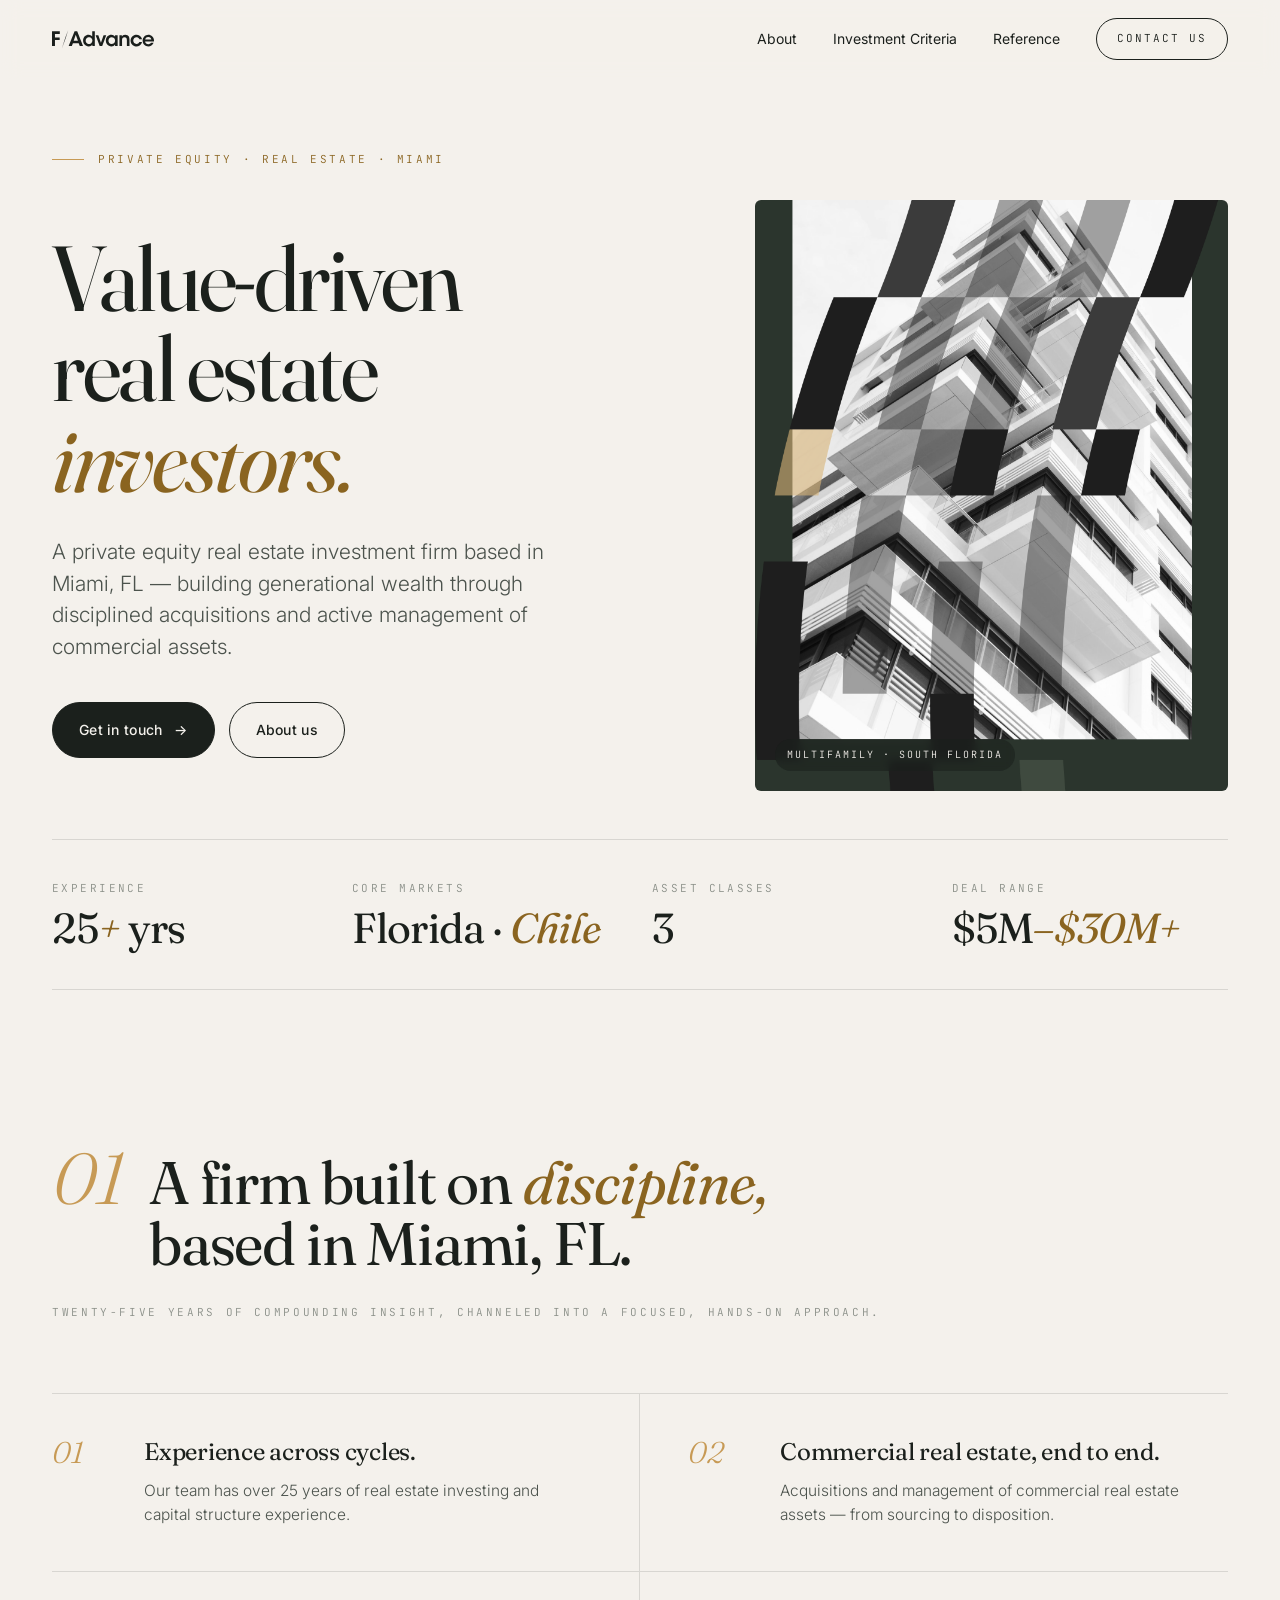
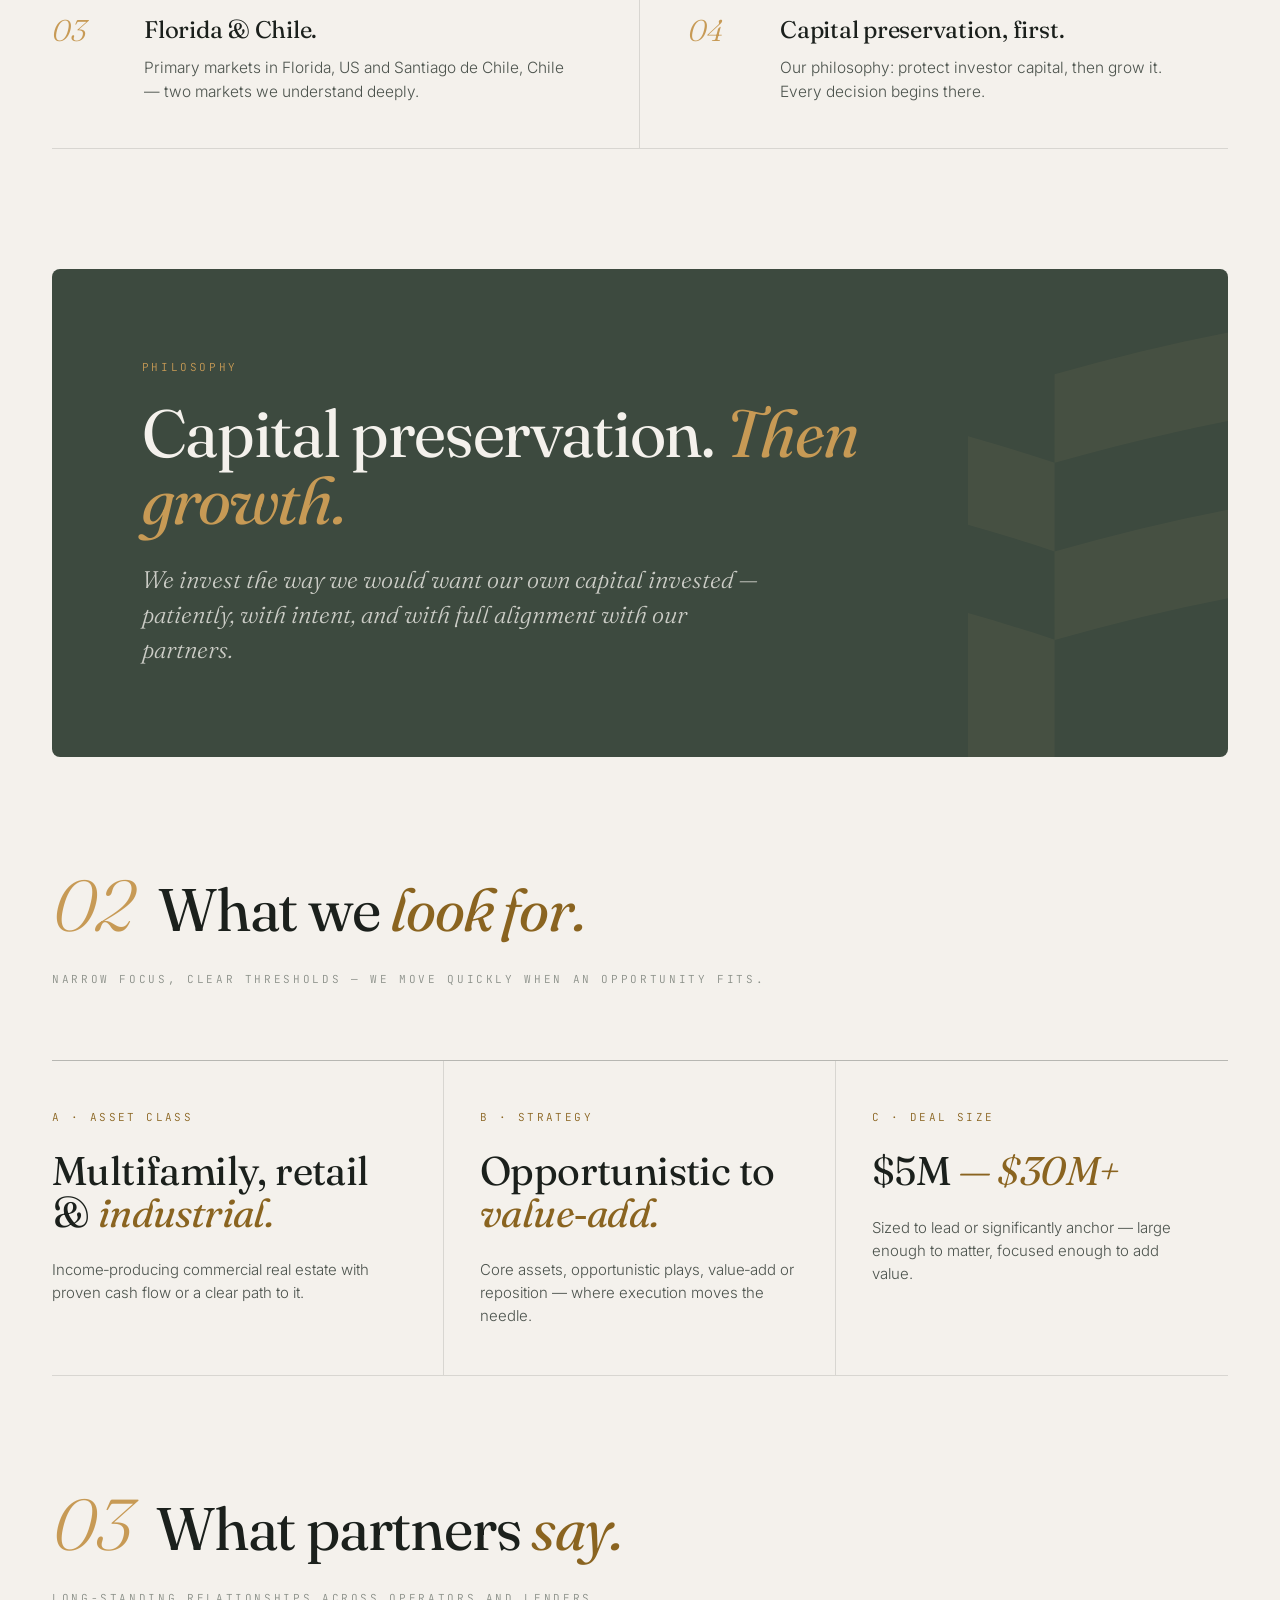
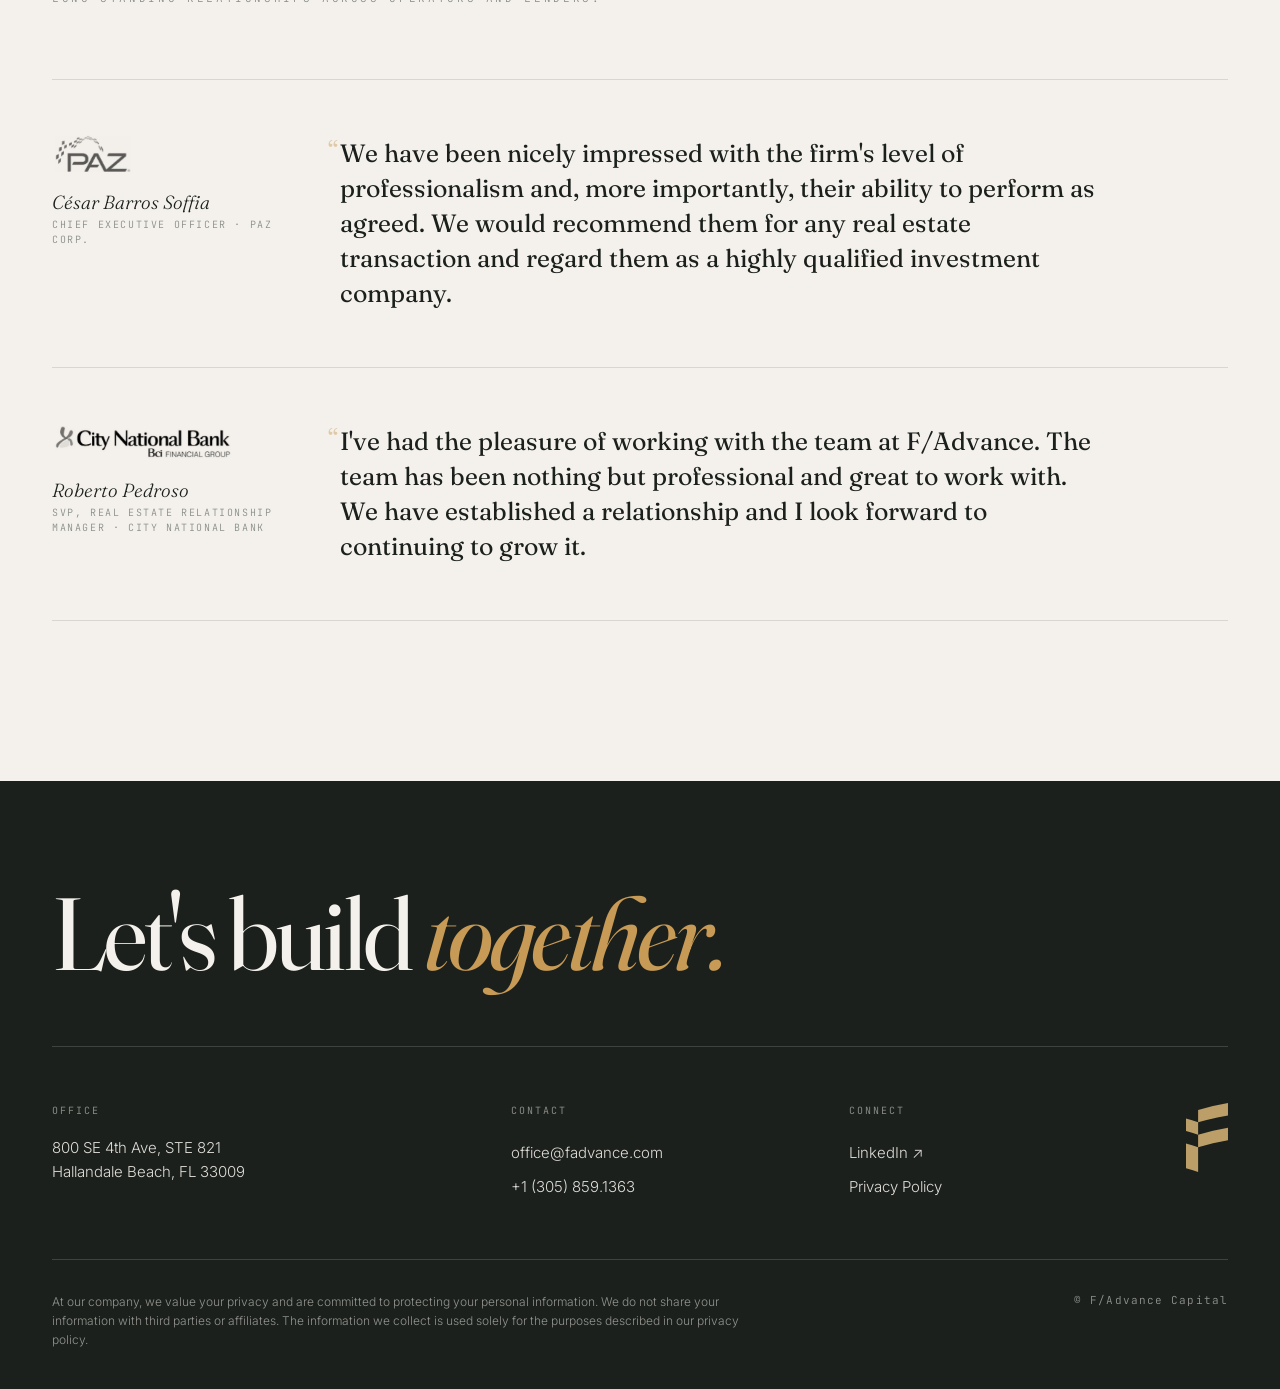
<file: versions/05-institutional.html>
<!doctype html>
<html lang="en">
<head>
<meta charset="utf-8" />
<title>F/Advance — Value Driven Real Estate Investors</title>
<meta name="viewport" content="width=device-width, initial-scale=1" />
<meta name="description" content="A private equity real estate investment firm based in Miami, FL — building generational wealth through disciplined acquisitions." />
<link rel="preconnect" href="https://fonts.googleapis.com" />
<link rel="preconnect" href="https://fonts.gstatic.com" crossorigin />
<link href="https://fonts.googleapis.com/css2?family=Fraunces:ital,opsz,wght@0,9..144,300;0,9..144,400;0,9..144,500;1,9..144,300;1,9..144,400&family=Inter:wght@300;400;500;600&family=JetBrains+Mono:wght@400&display=swap" rel="stylesheet" />
<style>
  :root{
    --bone:#f4f1ec;
    --bone-2:#ece6db;
    --paper:#ffffff;
    --ink:#1b201c;
    --ink-soft:#4c534d;
    --muted:#8a8f88;
    --line:rgba(27,32,28,0.13);
    --line-strong:rgba(27,32,28,0.28);
    --gold:#c79a55;
    --gold-ink:#8a6420;
    --green:#3d4a3f;
    --green-deep:#2b352d;
    --container:1240px;
    --font-disp:"Fraunces", Georgia, "Times New Roman", serif;
    --font-sans:"Inter", "Helvetica Neue", system-ui, sans-serif;
    --font-mono:"JetBrains Mono", ui-monospace, Menlo, monospace;
  }
  *{box-sizing:border-box; margin:0; padding:0}
  html{scroll-behavior:smooth}
  html,body{background:var(--bone); color:var(--ink); font-family:var(--font-sans); -webkit-font-smoothing:antialiased; -moz-osx-font-smoothing:grayscale}
  body{font-weight:300; font-size:16px; line-height:1.55; overflow-x:hidden}
  a{color:inherit; text-decoration:none}
  img{display:block; max-width:100%}
  em{font-style:normal}
  .container{max-width:var(--container); margin:0 auto; padding:0 32px}
  .mono{font-family:var(--font-mono); font-size:11px; letter-spacing:0.22em; text-transform:uppercase}
  .kicker{font-family:var(--font-mono); font-size:11px; letter-spacing:0.24em; text-transform:uppercase; color:var(--gold-ink)}

  /* progress bar */
  .progress{position:fixed; top:0; left:0; height:2px; background:var(--gold); z-index:120; width:0%}

  /* NAV */
  .nav{position:sticky; top:0; z-index:100; background:rgba(244,241,236,0.82); backdrop-filter:saturate(140%) blur(10px); border-bottom:1px solid transparent; transition:border-color .3s ease, background .3s ease}
  .nav.scrolled{border-bottom-color:var(--line)}
  .nav-inner{display:flex; align-items:center; justify-content:space-between; gap:24px; height:78px; position:relative}
  .brand{display:flex; align-items:center; gap:12px}
  .brand img{height:26px; width:auto}
  .nav-menu{display:flex; align-items:center; gap:36px}
  .nav-link{font-size:14px; font-weight:400; color:var(--ink); position:relative; padding:6px 0}
  .nav-link::after{content:""; position:absolute; left:0; right:100%; bottom:0; height:1px; background:var(--gold); transition:right .3s ease}
  .nav-link:hover::after{right:0}
  .nav-cta{font-family:var(--font-mono); font-size:11px; letter-spacing:0.18em; text-transform:uppercase; padding:11px 20px; border:1px solid var(--ink); border-radius:999px; transition:background .25s ease, color .25s ease}
  .nav-cta:hover{background:var(--ink); color:var(--bone)}
  .nav-toggle{display:none; flex-direction:column; gap:5px; width:44px; height:44px; align-items:center; justify-content:center; background:transparent; border:0; cursor:pointer; padding:0; margin-right:-8px}
  .nav-toggle span{display:block; width:24px; height:1.5px; background:var(--ink); transition:transform .25s ease, opacity .2s ease}
  .nav-toggle[aria-expanded="true"] span:nth-child(1){transform:translateY(6.5px) rotate(45deg)}
  .nav-toggle[aria-expanded="true"] span:nth-child(2){opacity:0}
  .nav-toggle[aria-expanded="true"] span:nth-child(3){transform:translateY(-6.5px) rotate(-45deg)}

  /* HERO */
  .hero{padding:72px 0 40px}
  .hero-kicker{display:flex; align-items:center; gap:14px; margin-bottom:32px}
  .hero-kicker .dash{width:32px; height:1px; background:var(--gold)}
  .hero-grid{display:grid; grid-template-columns:1.15fr 0.85fr; gap:64px; align-items:center}
  .hero-display{font-family:var(--font-disp); font-weight:400; font-size:clamp(46px, 7.2vw, 104px); line-height:0.98; letter-spacing:-0.025em; font-variation-settings:"opsz" 144}
  .hero-display .it{font-style:italic; color:var(--gold-ink)}
  .hero-lede{margin-top:32px; font-size:clamp(17px, 2.2vw, 21px); line-height:1.5; color:var(--ink-soft); max-width:520px; font-weight:300}
  .hero-actions{margin-top:40px; display:flex; gap:14px; flex-wrap:wrap}
  .btn{display:inline-flex; align-items:center; gap:12px; padding:16px 26px; border-radius:999px; font-size:14px; font-weight:500; letter-spacing:0.02em; transition:all .25s ease; cursor:pointer; border:1px solid var(--ink)}
  .btn.primary{background:var(--ink); color:var(--bone)}
  .btn.primary:hover{background:var(--green); border-color:var(--green)}
  .btn.ghost{background:transparent}
  .btn.ghost:hover{background:var(--ink); color:var(--bone)}
  .btn .ar{transition:transform .25s ease}
  .btn:hover .ar{transform:translateX(4px)}
  .hero-figure{position:relative; aspect-ratio:4/5; border-radius:6px; overflow:hidden; background:var(--green-deep)}
  .hero-figure img{width:100%; height:100%; object-fit:cover; transition:transform 1.2s cubic-bezier(.2,.7,.2,1)}
  .hero-figure:hover img{transform:scale(1.04)}
  .hero-figure figcaption{position:absolute; left:20px; bottom:20px; color:var(--bone); font-family:var(--font-mono); font-size:10px; letter-spacing:0.2em; text-transform:uppercase; background:rgba(27,32,28,0.55); backdrop-filter:blur(4px); padding:8px 12px; border-radius:999px}

  /* META STRIP */
  .meta{display:grid; grid-template-columns:repeat(4, 1fr); gap:24px; padding:40px 0; margin-top:48px; border-top:1px solid var(--line); border-bottom:1px solid var(--line)}
  .meta .cell .mono{color:var(--muted); margin-bottom:10px}
  .meta .cell .val{font-family:var(--font-disp); font-weight:400; font-size:clamp(28px, 3.4vw, 42px); line-height:1; letter-spacing:-0.02em}
  .meta .cell .val .it{font-style:italic; color:var(--gold-ink)}

  /* SECTION scaffolding */
  .section{padding:120px 0}
  .sec-head{display:grid; grid-template-columns:auto 1fr; gap:24px; align-items:baseline; margin-bottom:72px}
  .sec-num{font-family:var(--font-disp); font-style:italic; font-weight:300; font-size:clamp(40px,6vw,72px); color:var(--gold); line-height:0.8}
  .sec-title{font-family:var(--font-disp); font-weight:400; font-size:clamp(32px, 5vw, 60px); line-height:1.02; letter-spacing:-0.02em; max-width:760px}
  .sec-title .it{font-style:italic; color:var(--gold-ink)}
  .sec-kicker{grid-column:1 / -1; margin-top:6px}

  /* ABOUT pillars */
  .pillars{display:grid; grid-template-columns:repeat(2, 1fr); border-top:1px solid var(--line)}
  .pillar{padding:44px 0; border-bottom:1px solid var(--line); display:grid; grid-template-columns:64px 1fr; gap:28px; align-items:start}
  .pillar:nth-child(odd){border-right:1px solid var(--line); padding-right:48px}
  .pillar:nth-child(even){padding-left:48px}
  .pillar .pnum{font-family:var(--font-disp); font-style:italic; font-size:30px; color:var(--gold); line-height:1}
  .pillar h3{font-family:var(--font-disp); font-weight:400; font-size:24px; line-height:1.18; letter-spacing:-0.01em; margin-bottom:12px}
  .pillar p{color:var(--ink-soft); font-size:15.5px; line-height:1.55; max-width:420px}

  /* PHILOSOPHY panel */
  .philosophy{background:var(--green); color:var(--bone); border-radius:8px; padding:clamp(48px, 7vw, 104px); position:relative; overflow:hidden}
  .philosophy .kicker{color:var(--gold)}
  .philosophy h2{font-family:var(--font-disp); font-weight:400; font-size:clamp(34px, 5.2vw, 68px); line-height:1.02; letter-spacing:-0.02em; margin:24px 0 28px; max-width:820px}
  .philosophy h2 .it{font-style:italic; color:var(--gold)}
  .philosophy p{font-family:var(--font-disp); font-style:italic; font-weight:300; font-size:clamp(18px, 2.4vw, 24px); line-height:1.45; color:rgba(244,241,236,0.78); max-width:620px}
  .philosophy .watermark{position:absolute; right:-40px; bottom:-60px; width:300px; opacity:0.06; pointer-events:none}

  /* CRITERIA */
  .crit{display:grid; grid-template-columns:repeat(3, 1fr); border-top:1px solid var(--line-strong)}
  .crit-cell{padding:48px 36px 48px 0; border-bottom:1px solid var(--line); display:flex; flex-direction:column; gap:24px}
  .crit-cell:not(:last-child){border-right:1px solid var(--line); padding-right:36px}
  .crit-cell:nth-child(n+2){padding-left:36px}
  .crit-cell .mono{color:var(--gold-ink)}
  .crit-cell h4{font-family:var(--font-disp); font-weight:400; font-size:clamp(26px,3.4vw,40px); line-height:1.05; letter-spacing:-0.015em}
  .crit-cell h4 .it{font-style:italic; color:var(--gold-ink)}
  .crit-cell p{color:var(--ink-soft); font-size:15px; line-height:1.55}

  /* REFERENCES */
  .refs{display:grid; gap:0; border-top:1px solid var(--line)}
  .ref{display:grid; grid-template-columns:240px 1fr; gap:48px; padding:56px 0; border-bottom:1px solid var(--line); align-items:start; transition:padding-left .3s ease}
  .ref:hover{padding-left:16px}
  .ref .firm{display:flex; flex-direction:column; gap:16px}
  .ref .firm img{height:36px; width:auto; max-width:210px; object-fit:contain; object-position:left; mix-blend-mode:multiply}
  .ref .firm .who{font-family:var(--font-disp); font-style:italic; font-size:19px}
  .ref .firm .role{font-family:var(--font-mono); font-size:10px; letter-spacing:0.16em; text-transform:uppercase; color:var(--muted); line-height:1.5}
  .ref blockquote{font-family:var(--font-disp); font-weight:400; font-size:clamp(19px, 2.5vw, 25px); line-height:1.4; max-width:760px; position:relative}
  .ref blockquote::before{content:"\201C"; position:absolute; left:-0.5em; top:-0.1em; color:var(--gold); opacity:0.45}

  /* FOOTER */
  .footer{background:var(--ink); color:var(--bone); padding:104px 0 40px; margin-top:40px}
  .footer-display{font-family:var(--font-disp); font-weight:400; font-size:clamp(40px, 8vw, 110px); line-height:0.95; letter-spacing:-0.03em; padding-bottom:64px; border-bottom:1px solid rgba(244,241,236,0.16)}
  .footer-display .it{font-style:italic; color:var(--gold)}
  .footer-grid{display:grid; grid-template-columns:1.4fr 1fr 1fr auto; gap:32px; padding:56px 0; align-items:start}
  .footer-col h5{font-family:var(--font-mono); font-size:10px; letter-spacing:0.2em; text-transform:uppercase; opacity:0.5; margin-bottom:18px; font-weight:400}
  .footer-col a{display:block; padding:5px 0; font-size:15px; opacity:0.9; transition:color .2s, opacity .2s}
  .footer-col a:hover{color:var(--gold); opacity:1}
  .footer-col p{font-size:15px; opacity:0.9; line-height:1.6}
  .footer-col .symbol{width:42px; height:auto; opacity:0.85}
  .footer-bottom{display:flex; justify-content:space-between; align-items:flex-start; gap:32px; padding-top:32px; border-top:1px solid rgba(244,241,236,0.16)}
  .footer-disclaimer{font-size:12px; line-height:1.6; opacity:0.55; max-width:720px}
  .footer-copy{font-family:var(--font-mono); font-size:11px; letter-spacing:0.1em; opacity:0.55; white-space:nowrap}

  /* reveal */
  .reveal{opacity:0; transform:translateY(22px); transition:opacity .9s ease, transform .9s cubic-bezier(.2,.7,.2,1)}
  .reveal.in{opacity:1; transform:none}
  @media (prefers-reduced-motion: reduce){ .reveal{opacity:1; transform:none; transition:none} html{scroll-behavior:auto} }

  @media (max-width: 960px){
    .hero-grid{grid-template-columns:1fr; gap:40px}
    .hero-figure{aspect-ratio:16/11; order:-1}
    .pillars{grid-template-columns:1fr}
    .pillar{grid-template-columns:64px 1fr; padding:32px 0 !important; border-right:none !important}
    .crit{grid-template-columns:1fr}
    .crit-cell{padding:32px 0 !important; border-right:none !important}
    .footer-grid{grid-template-columns:1fr 1fr}
  }
  @media (max-width: 760px){
    .nav-toggle{display:flex}
    .nav-menu{position:absolute; top:100%; left:0; right:0; flex-direction:column; align-items:stretch; gap:0; background:var(--bone); padding:8px 0; border-bottom:1px solid var(--line); box-shadow:0 18px 36px -22px rgba(27,32,28,0.5); display:none}
    .nav-menu.open{display:flex}
    .nav-link{padding:15px 32px; font-size:16px}
    .nav-link::after{display:none}
    .nav-cta{margin:10px 32px 12px; text-align:center}
    .section{padding:84px 0}
    .sec-head{margin-bottom:48px; grid-template-columns:1fr; gap:12px}
    .meta{grid-template-columns:1fr 1fr; gap:28px 24px}
    .ref{grid-template-columns:1fr; gap:24px}
    .footer-grid{grid-template-columns:1fr; gap:36px}
    .footer-bottom{flex-direction:column; gap:18px}
  }
  @media (max-width: 420px){
    .container{padding:0 22px}
    .nav-link{padding:15px 22px}
    .nav-cta{margin:10px 22px 12px}
  }
</style>
</head>
<body id="top">

<div class="progress" id="progress"></div>

<header class="nav" id="nav">
  <div class="nav-inner container">
    <a class="brand" href="#top" aria-label="F/Advance home"><img src="../assets/logo-dark.svg" alt="F/Advance" /></a>
    <nav class="nav-menu" id="navMenu" aria-label="Primary">
      <a class="nav-link" href="#about">About</a>
      <a class="nav-link" href="#criteria">Investment Criteria</a>
      <a class="nav-link" href="#reference">Reference</a>
      <a class="nav-cta" href="mailto:office@fadvance.com">Contact us</a>
    </nav>
    <button class="nav-toggle" id="navToggle" aria-label="Open menu" aria-expanded="false" aria-controls="navMenu">
      <span></span><span></span><span></span>
    </button>
  </div>
</header>

<section class="hero">
  <div class="container">
    <div class="hero-kicker">
      <span class="dash"></span>
      <span class="kicker">Private Equity · Real Estate · Miami</span>
    </div>
    <div class="hero-grid">
      <div class="reveal">
        <h1 class="hero-display">Value‑driven<br/>real estate<br/><span class="it">investors.</span></h1>
        <p class="hero-lede">A private equity real estate investment firm based in Miami, FL — building generational wealth through disciplined acquisitions and active management of commercial assets.</p>
        <div class="hero-actions">
          <a class="btn primary" href="mailto:office@fadvance.com"><span>Get in touch</span><span class="ar">→</span></a>
          <a class="btn ghost" href="#about"><span>About us</span></a>
        </div>
      </div>
      <figure class="hero-figure reveal">
        <img src="../assets/hero-photo.png" alt="" />
        <figcaption>Multifamily · South Florida</figcaption>
      </figure>
    </div>

    <div class="meta">
      <div class="cell reveal"><div class="mono">Experience</div><div class="val">25<span class="it">+</span> yrs</div></div>
      <div class="cell reveal"><div class="mono">Core markets</div><div class="val">Florida · <span class="it">Chile</span></div></div>
      <div class="cell reveal"><div class="mono">Asset classes</div><div class="val">3</div></div>
      <div class="cell reveal"><div class="mono">Deal range</div><div class="val">$5M<span class="it">–$30M+</span></div></div>
    </div>
  </div>
</section>

<section id="about" class="section">
  <div class="container">
    <div class="sec-head">
      <div class="sec-num">01</div>
      <h2 class="sec-title">A firm built on <em class="it">discipline,</em> based in Miami, FL.</h2>
      <p class="sec-kicker kicker" style="color:var(--muted)">Twenty‑five years of compounding insight, channeled into a focused, hands‑on approach.</p>
    </div>

    <div class="pillars">
      <div class="pillar reveal">
        <div class="pnum">01</div>
        <div>
          <h3>Experience across cycles.</h3>
          <p>Our team has over 25 years of real estate investing and capital structure experience.</p>
        </div>
      </div>
      <div class="pillar reveal">
        <div class="pnum">02</div>
        <div>
          <h3>Commercial real estate, end to end.</h3>
          <p>Acquisitions and management of commercial real estate assets — from sourcing to disposition.</p>
        </div>
      </div>
      <div class="pillar reveal">
        <div class="pnum">03</div>
        <div>
          <h3>Florida &amp; Chile.</h3>
          <p>Primary markets in Florida, US and Santiago de Chile, Chile — two markets we understand deeply.</p>
        </div>
      </div>
      <div class="pillar reveal">
        <div class="pnum">04</div>
        <div>
          <h3>Capital preservation, first.</h3>
          <p>Our philosophy: protect investor capital, then grow it. Every decision begins there.</p>
        </div>
      </div>
    </div>
  </div>
</section>

<section class="section" style="padding-top:0">
  <div class="container">
    <div class="philosophy reveal">
      <div class="kicker">Philosophy</div>
      <h2>Capital preservation. <span class="it">Then growth.</span></h2>
      <p>We invest the way we would want our own capital invested — patiently, with intent, and with full alignment with our partners.</p>
      <img class="watermark" src="../assets/symbol-gold.svg" alt="" aria-hidden="true" />
    </div>
  </div>
</section>

<section id="criteria" class="section" style="padding-top:0">
  <div class="container">
    <div class="sec-head">
      <div class="sec-num">02</div>
      <h2 class="sec-title">What we <em class="it">look for.</em></h2>
      <p class="sec-kicker kicker" style="color:var(--muted)">Narrow focus, clear thresholds — we move quickly when an opportunity fits.</p>
    </div>

    <div class="crit">
      <div class="crit-cell reveal">
        <div class="mono">A · Asset class</div>
        <h4>Multifamily, retail &amp; <em class="it">industrial.</em></h4>
        <p>Income‑producing commercial real estate with proven cash flow or a clear path to it.</p>
      </div>
      <div class="crit-cell reveal">
        <div class="mono">B · Strategy</div>
        <h4>Opportunistic to <em class="it">value‑add.</em></h4>
        <p>Core assets, opportunistic plays, value‑add or reposition — where execution moves the needle.</p>
      </div>
      <div class="crit-cell reveal">
        <div class="mono">C · Deal size</div>
        <h4>$5M <em class="it">— $30M+</em></h4>
        <p>Sized to lead or significantly anchor — large enough to matter, focused enough to add value.</p>
      </div>
    </div>
  </div>
</section>

<section id="reference" class="section" style="padding-top:0">
  <div class="container">
    <div class="sec-head">
      <div class="sec-num">03</div>
      <h2 class="sec-title">What partners <em class="it">say.</em></h2>
      <p class="sec-kicker kicker" style="color:var(--muted)">Long‑standing relationships across operators and lenders.</p>
    </div>

    <div class="refs">
      <a class="ref reveal" href="https://www.paz.cl/" target="_blank" rel="noopener">
        <div class="firm">
          <img src="../assets/logo-paz.png" alt="PAZ" />
          <div>
            <div class="who">César Barros Soffia</div>
            <div class="role">Chief Executive Officer · PAZ Corp.</div>
          </div>
        </div>
        <blockquote>We have been nicely impressed with the firm's level of professionalism and, more importantly, their ability to perform as agreed. We would recommend them for any real estate transaction and regard them as a highly qualified investment company.</blockquote>
      </a>
      <a class="ref reveal" href="https://www.citynational.com/" target="_blank" rel="noopener">
        <div class="firm">
          <img src="../assets/logo-cnb.png" alt="City National Bank" />
          <div>
            <div class="who">Roberto Pedroso</div>
            <div class="role">SVP, Real Estate Relationship Manager · City National Bank</div>
          </div>
        </div>
        <blockquote>I've had the pleasure of working with the team at F/Advance. The team has been nothing but professional and great to work with. We have established a relationship and I look forward to continuing to grow it.</blockquote>
      </a>
    </div>
  </div>
</section>

<footer class="footer">
  <div class="container">
    <div class="footer-display reveal">Let's build <span class="it">together.</span></div>
    <div class="footer-grid">
      <div class="footer-col">
        <h5>Office</h5>
        <p>800 SE 4th Ave, STE 821<br/>Hallandale Beach, FL 33009</p>
      </div>
      <div class="footer-col">
        <h5>Contact</h5>
        <a href="mailto:office@fadvance.com">office@fadvance.com</a>
        <a href="tel:+13058591363">+1 (305) 859.1363</a>
      </div>
      <div class="footer-col">
        <h5>Connect</h5>
        <a href="https://www.linkedin.com/company/f-advance-capital/" target="_blank" rel="noopener">LinkedIn ↗</a>
        <a href="#">Privacy Policy</a>
      </div>
      <div class="footer-col" style="display:flex; justify-content:flex-end">
        <img class="symbol" src="../assets/symbol-gold.svg" alt="" aria-hidden="true" />
      </div>
    </div>
    <div class="footer-bottom">
      <p class="footer-disclaimer">At our company, we value your privacy and are committed to protecting your personal information. We do not share your information with third parties or affiliates. The information we collect is used solely for the purposes described in our privacy policy.</p>
      <p class="footer-copy">© F/Advance Capital</p>
    </div>
  </div>
</footer>

<script>
  const nav = document.getElementById('nav');
  const progress = document.getElementById('progress');
  const onScroll = () => {
    nav.classList.toggle('scrolled', window.scrollY > 8);
    const max = document.documentElement.scrollHeight - window.innerHeight;
    progress.style.width = (max > 0 ? (window.scrollY / max) * 100 : 0) + '%';
  };
  window.addEventListener('scroll', onScroll, {passive:true});
  onScroll();

  const io = new IntersectionObserver((entries) => {
    entries.forEach(e => { if(e.isIntersecting){ e.target.classList.add('in'); io.unobserve(e.target); } });
  }, {threshold:0.14});
  document.querySelectorAll('.reveal').forEach(el => io.observe(el));

  const navToggle = document.getElementById('navToggle');
  const navMenu = document.getElementById('navMenu');
  if(navToggle && navMenu){
    navToggle.addEventListener('click', () => {
      const open = navMenu.classList.toggle('open');
      navToggle.setAttribute('aria-expanded', open ? 'true' : 'false');
    });
    navMenu.querySelectorAll('a').forEach(a => a.addEventListener('click', () => {
      navMenu.classList.remove('open');
      navToggle.setAttribute('aria-expanded', 'false');
    }));
  }
</script>

</body>
</html>
</file>
